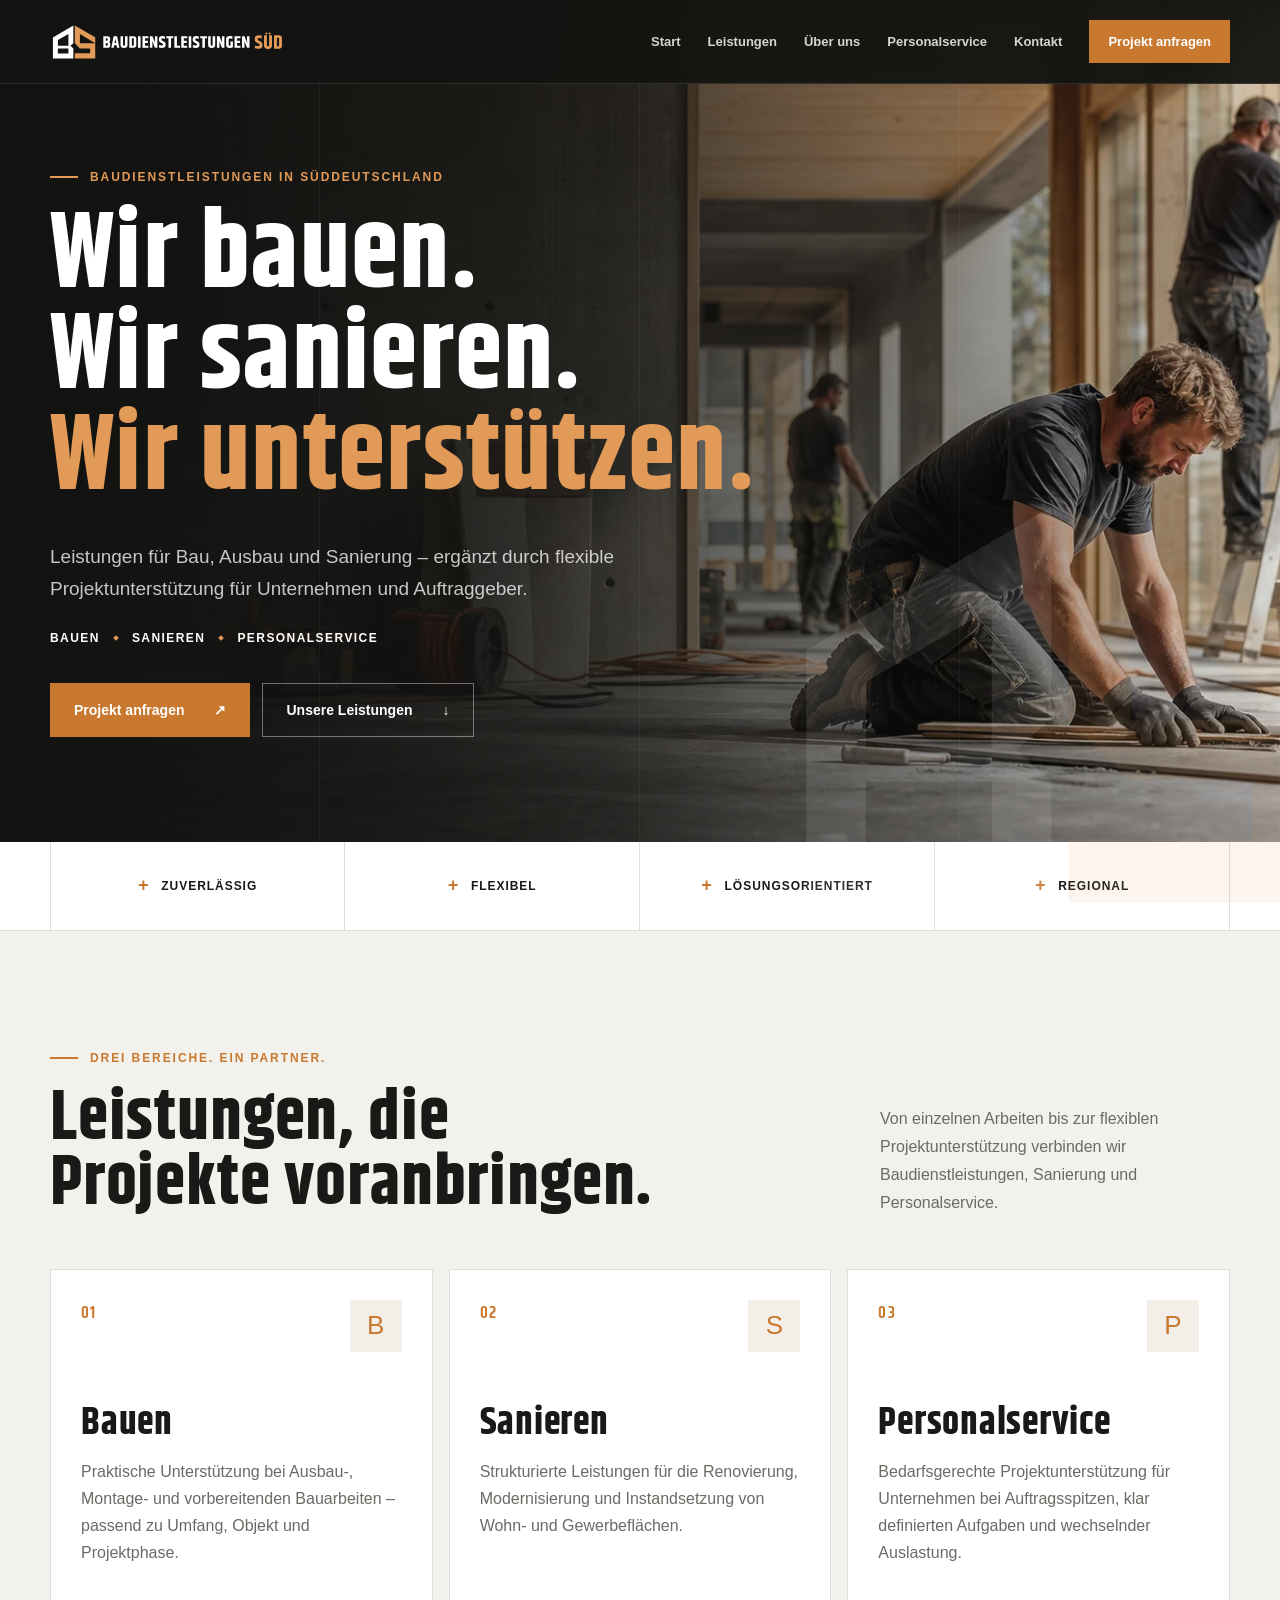
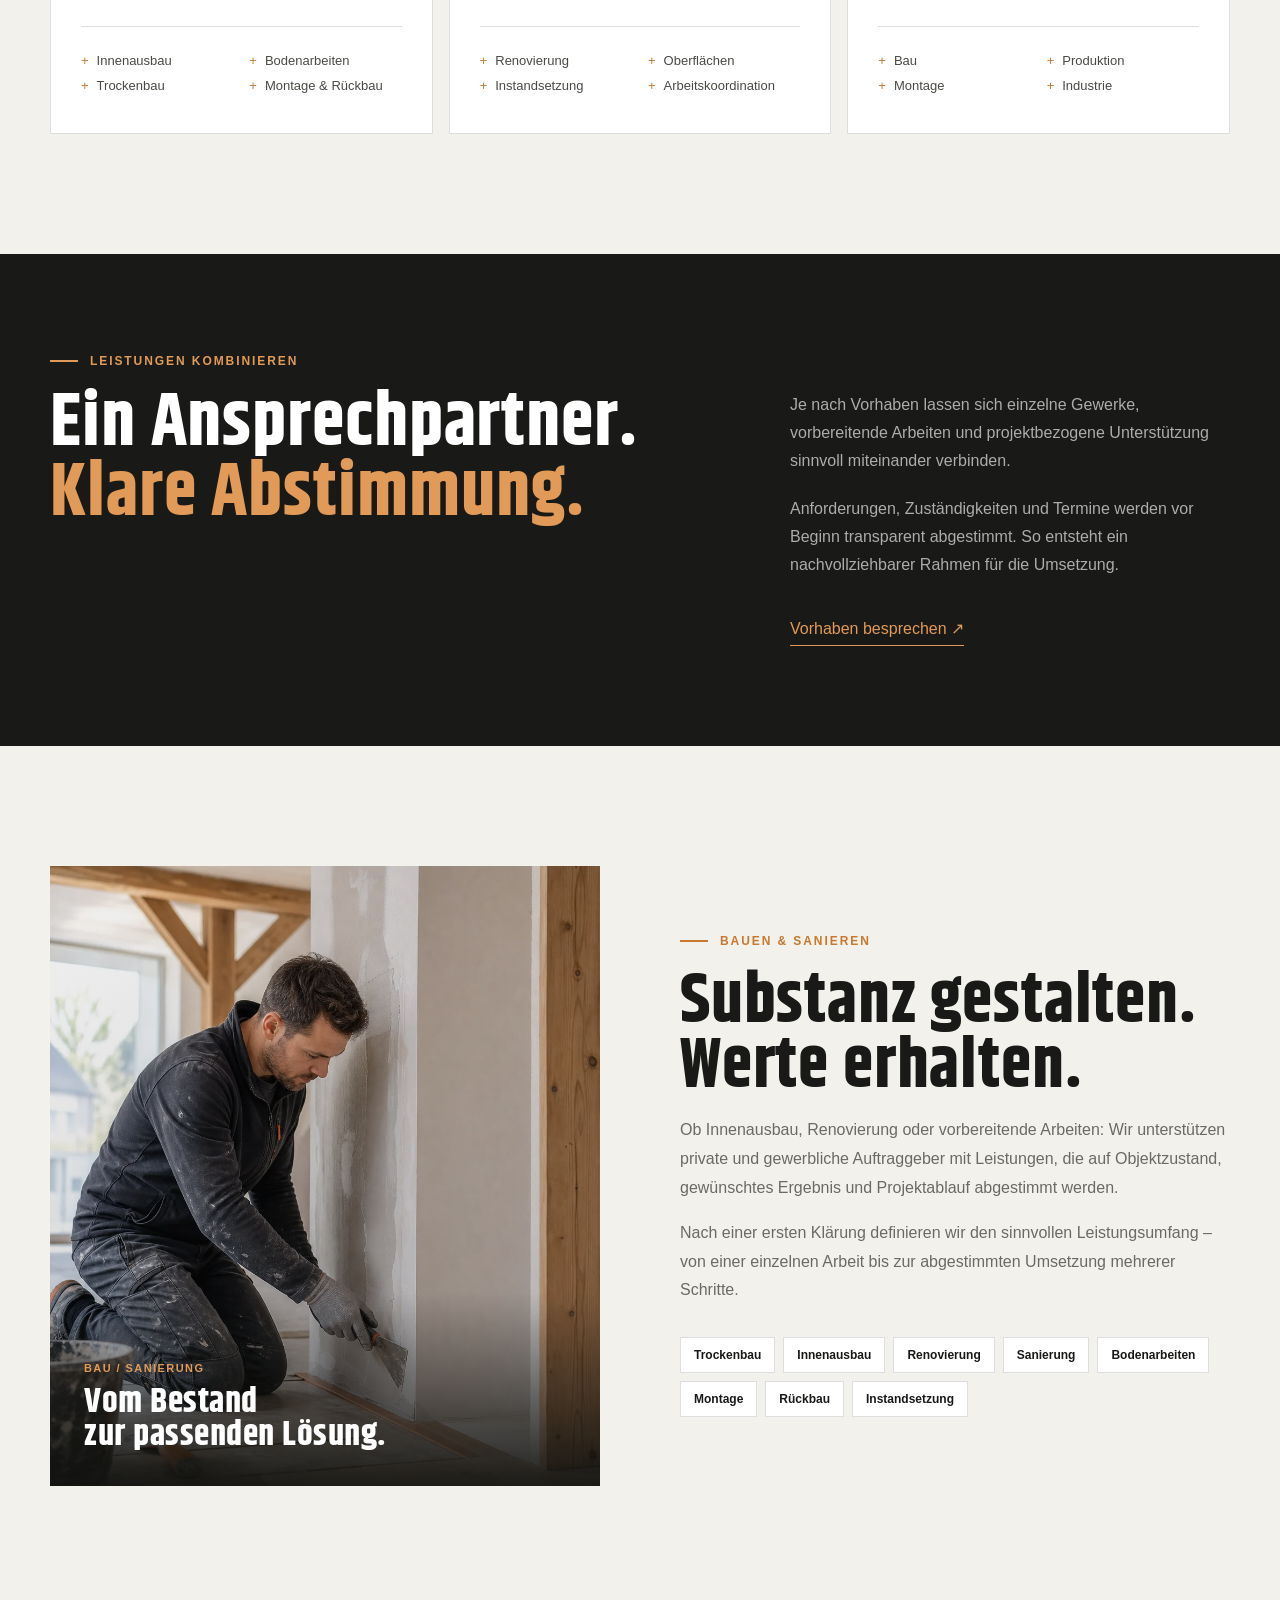
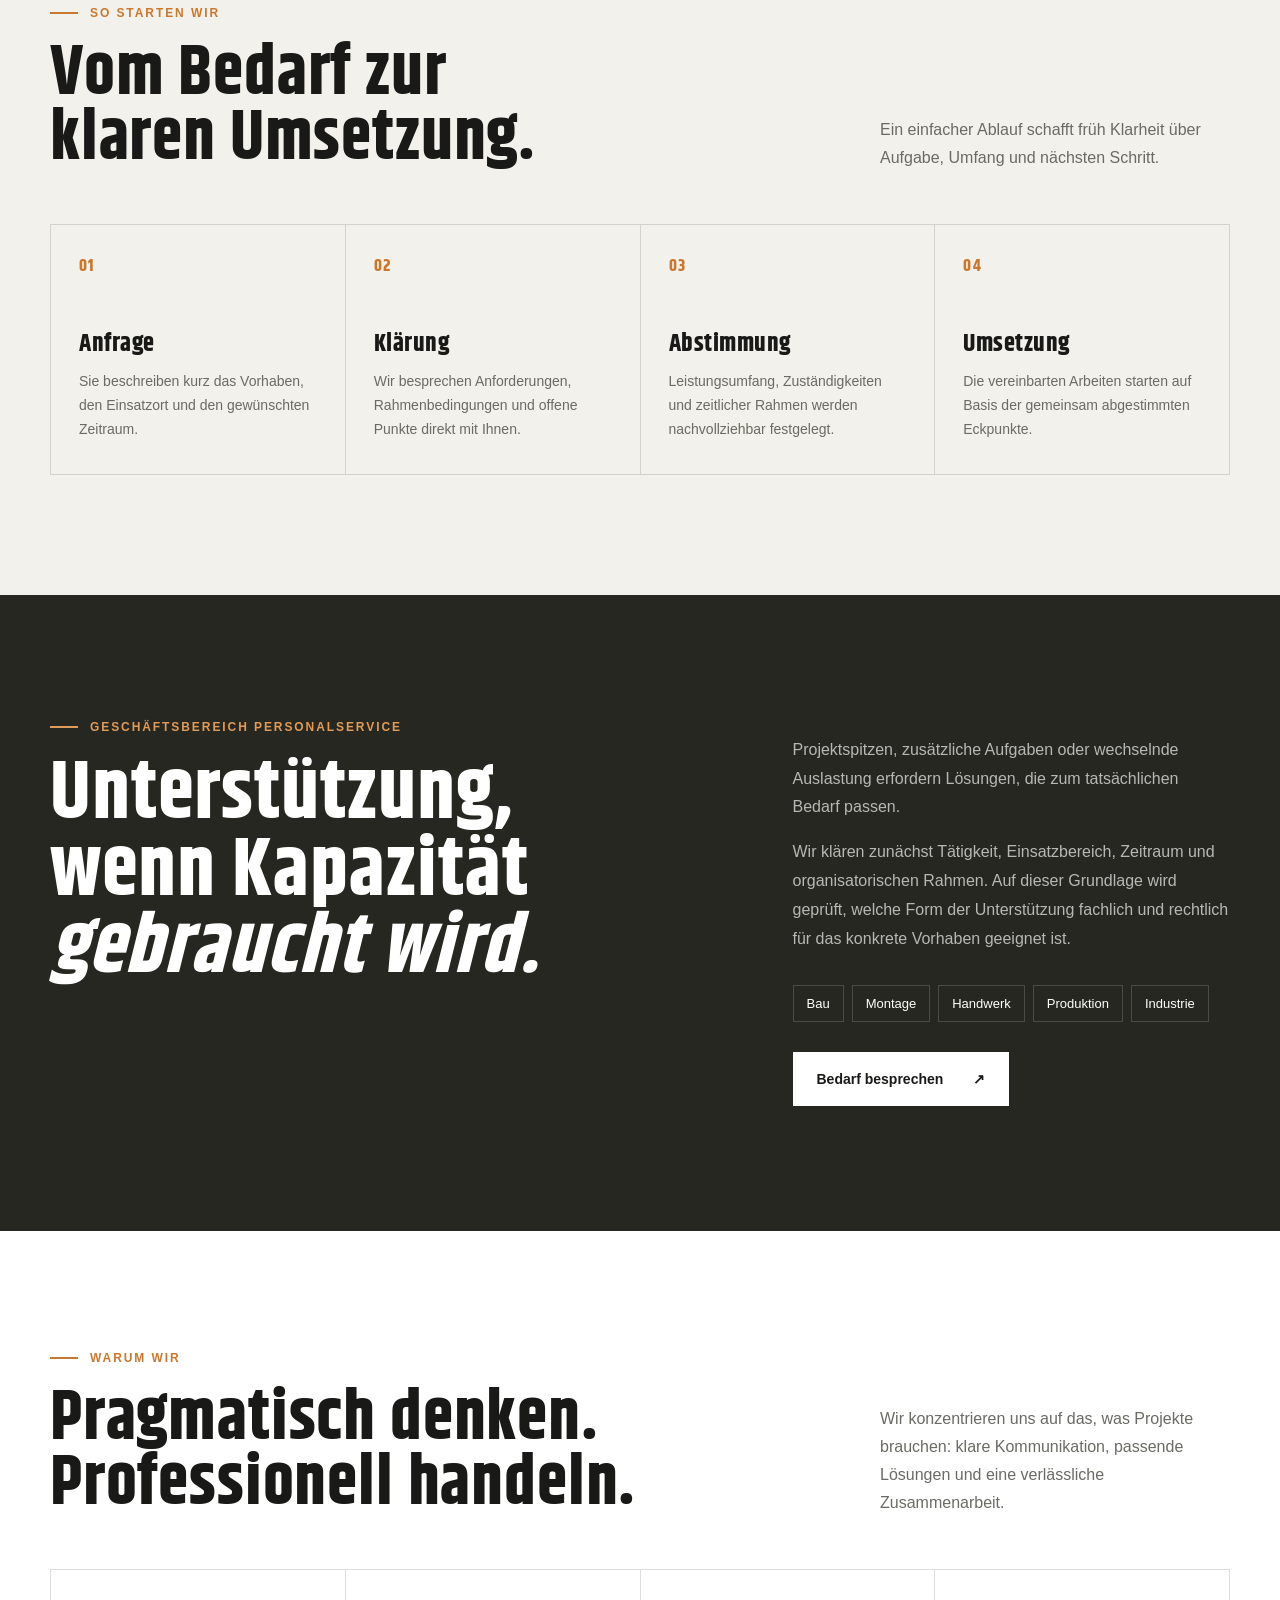
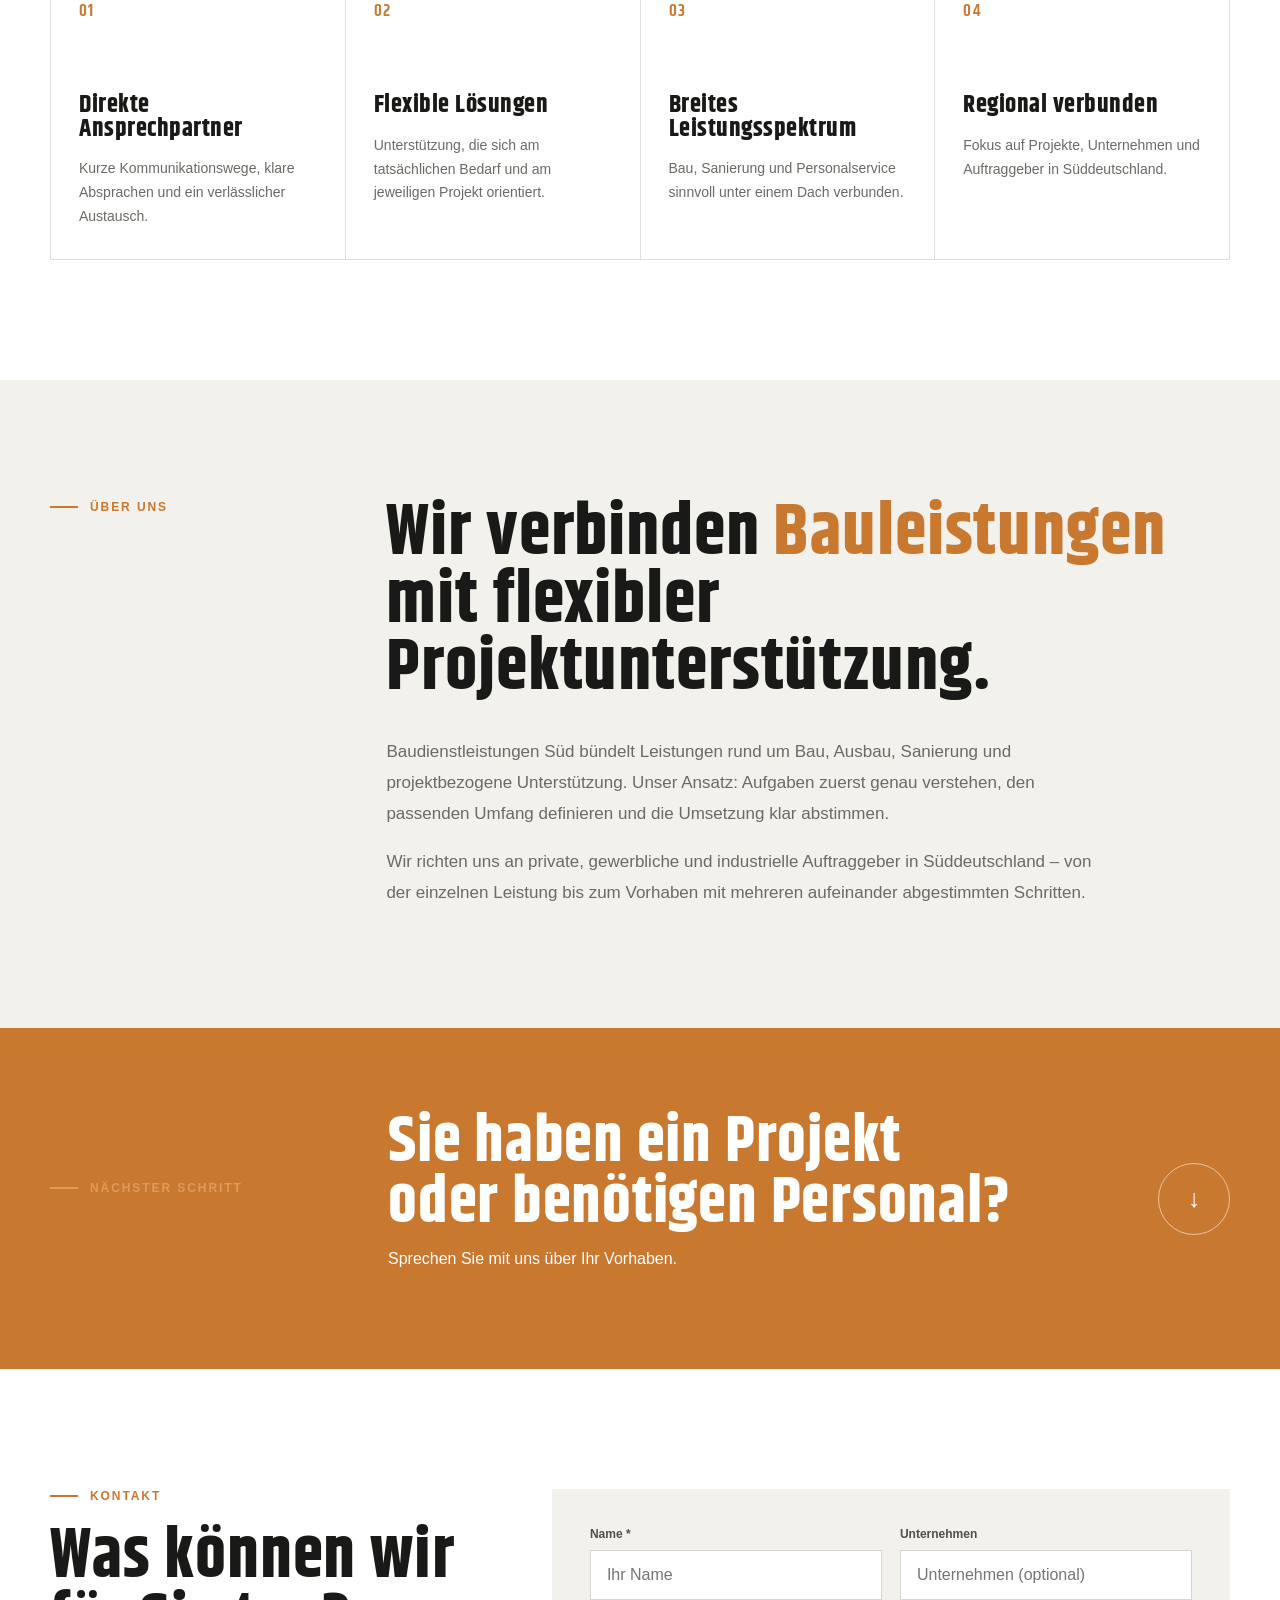
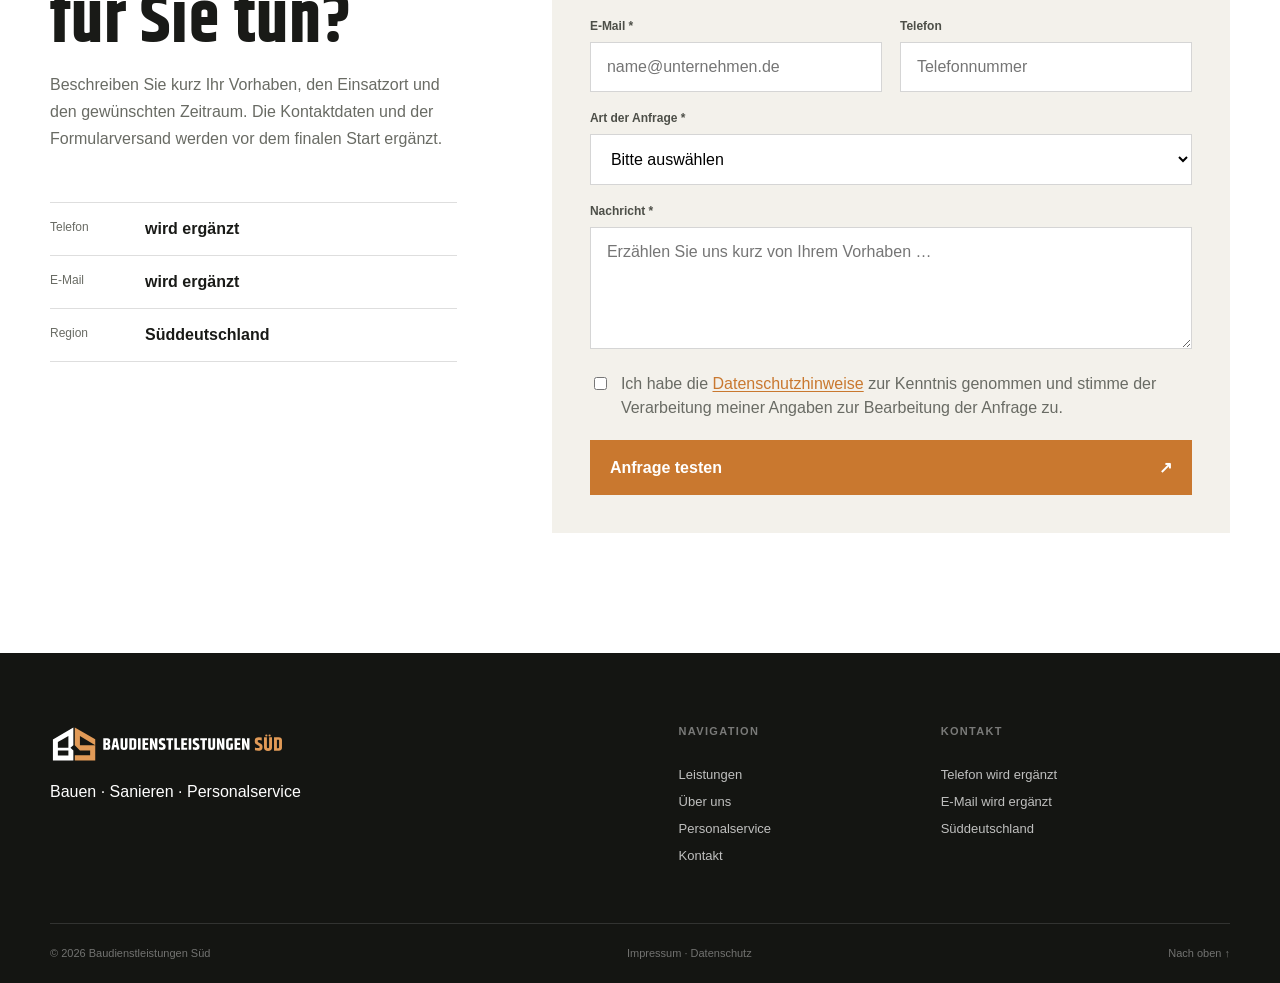
<file: index.html>
<!doctype html>
<html lang="de">
<head>
  <meta charset="utf-8">
  <meta name="viewport" content="width=device-width,initial-scale=1">
  <meta http-equiv="refresh" content="0; url=homepage.html">
  <title>Baudienstleistungen Süd</title>
  <link rel="canonical" href="homepage.html">
  <script>window.location.replace('homepage.html' + window.location.hash);</script>
</head>
<body>
  <p>Weiter zur <a href="homepage.html">Homepage von Baudienstleistungen Süd</a>.</p>
</body>
</html>
</file>
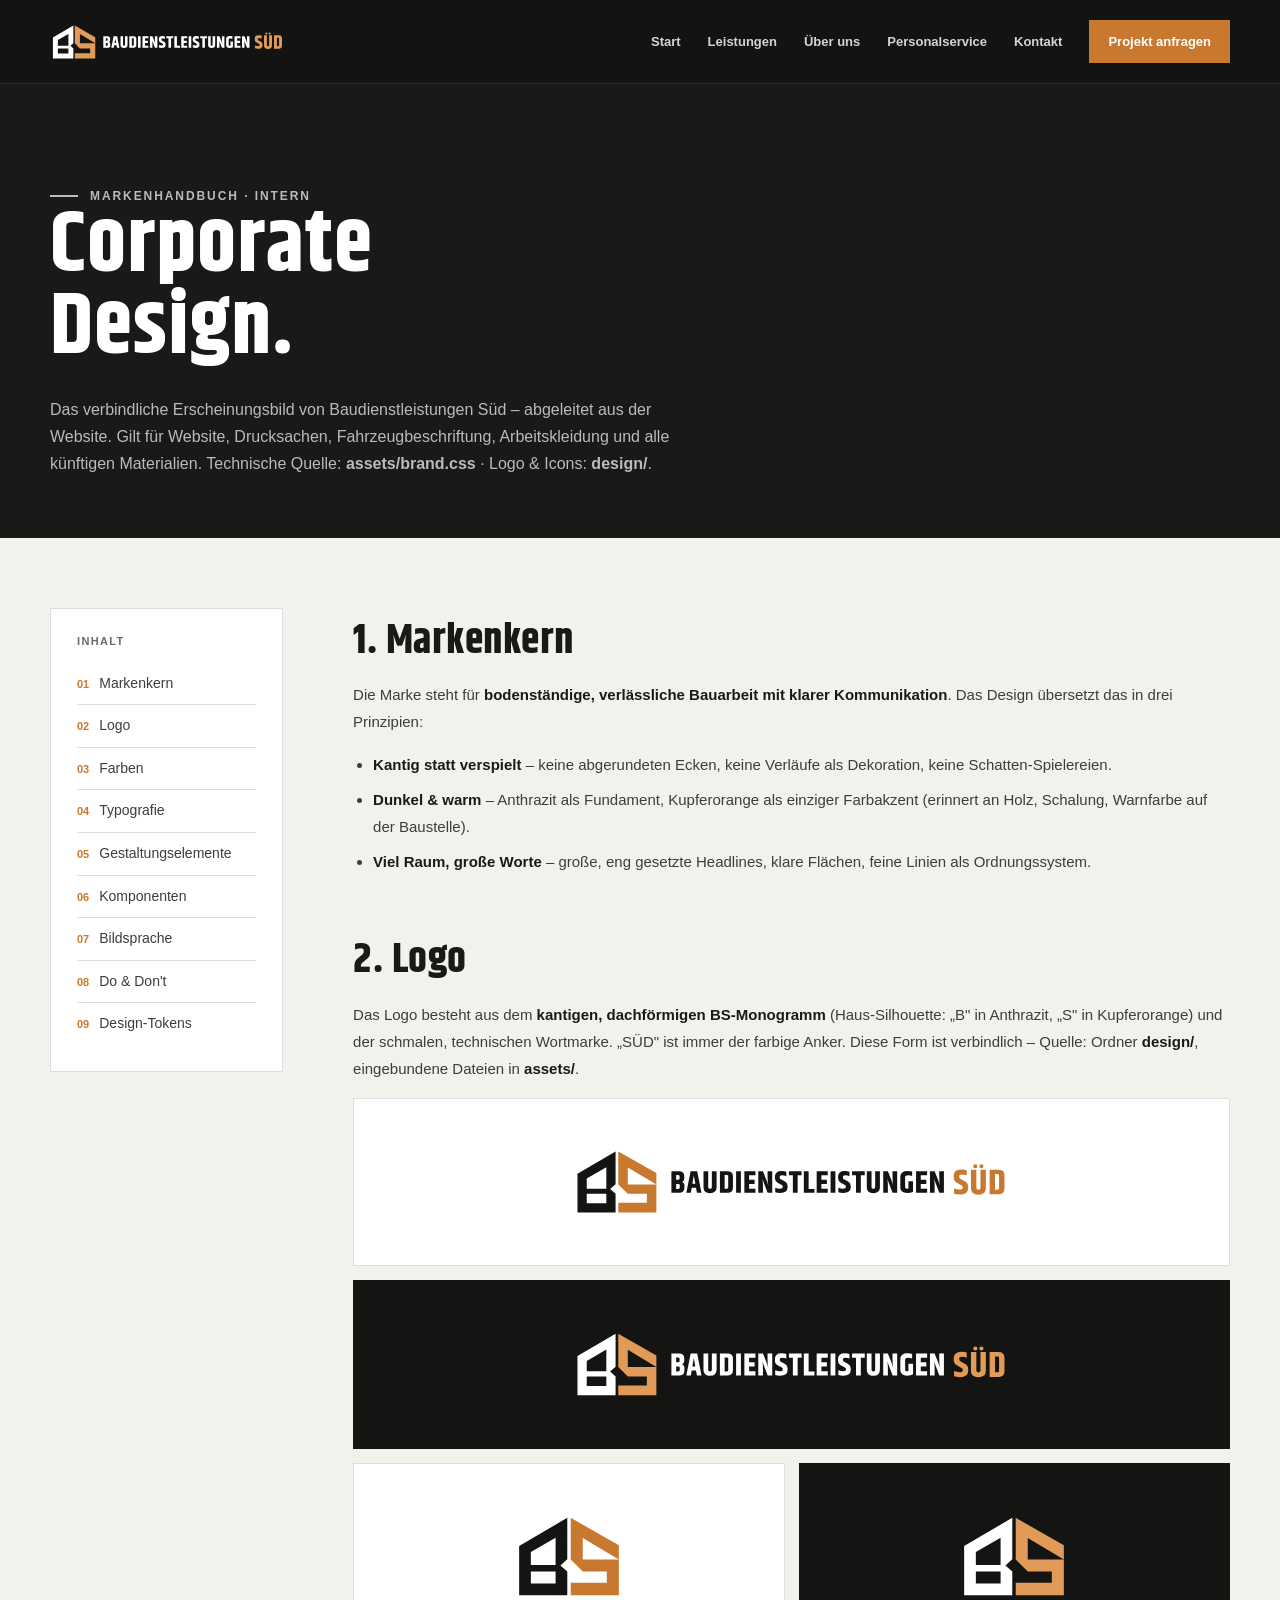
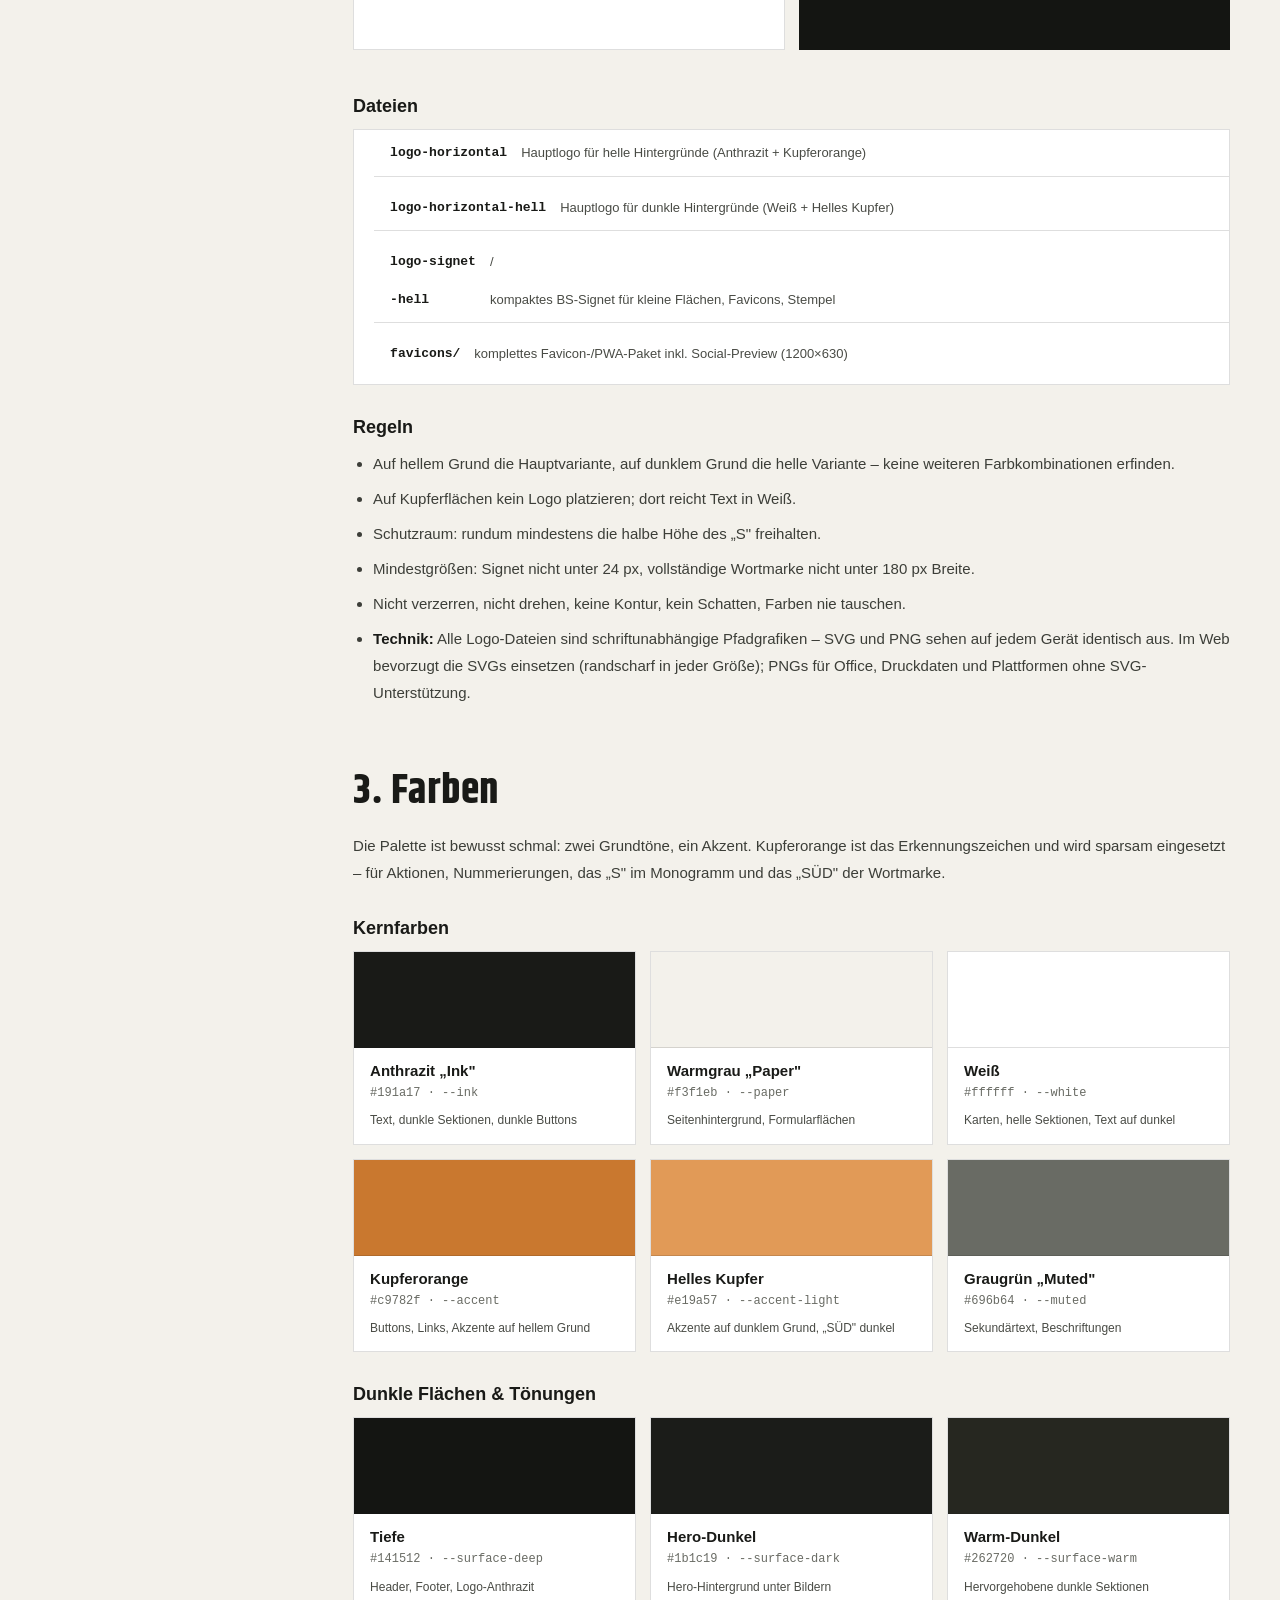
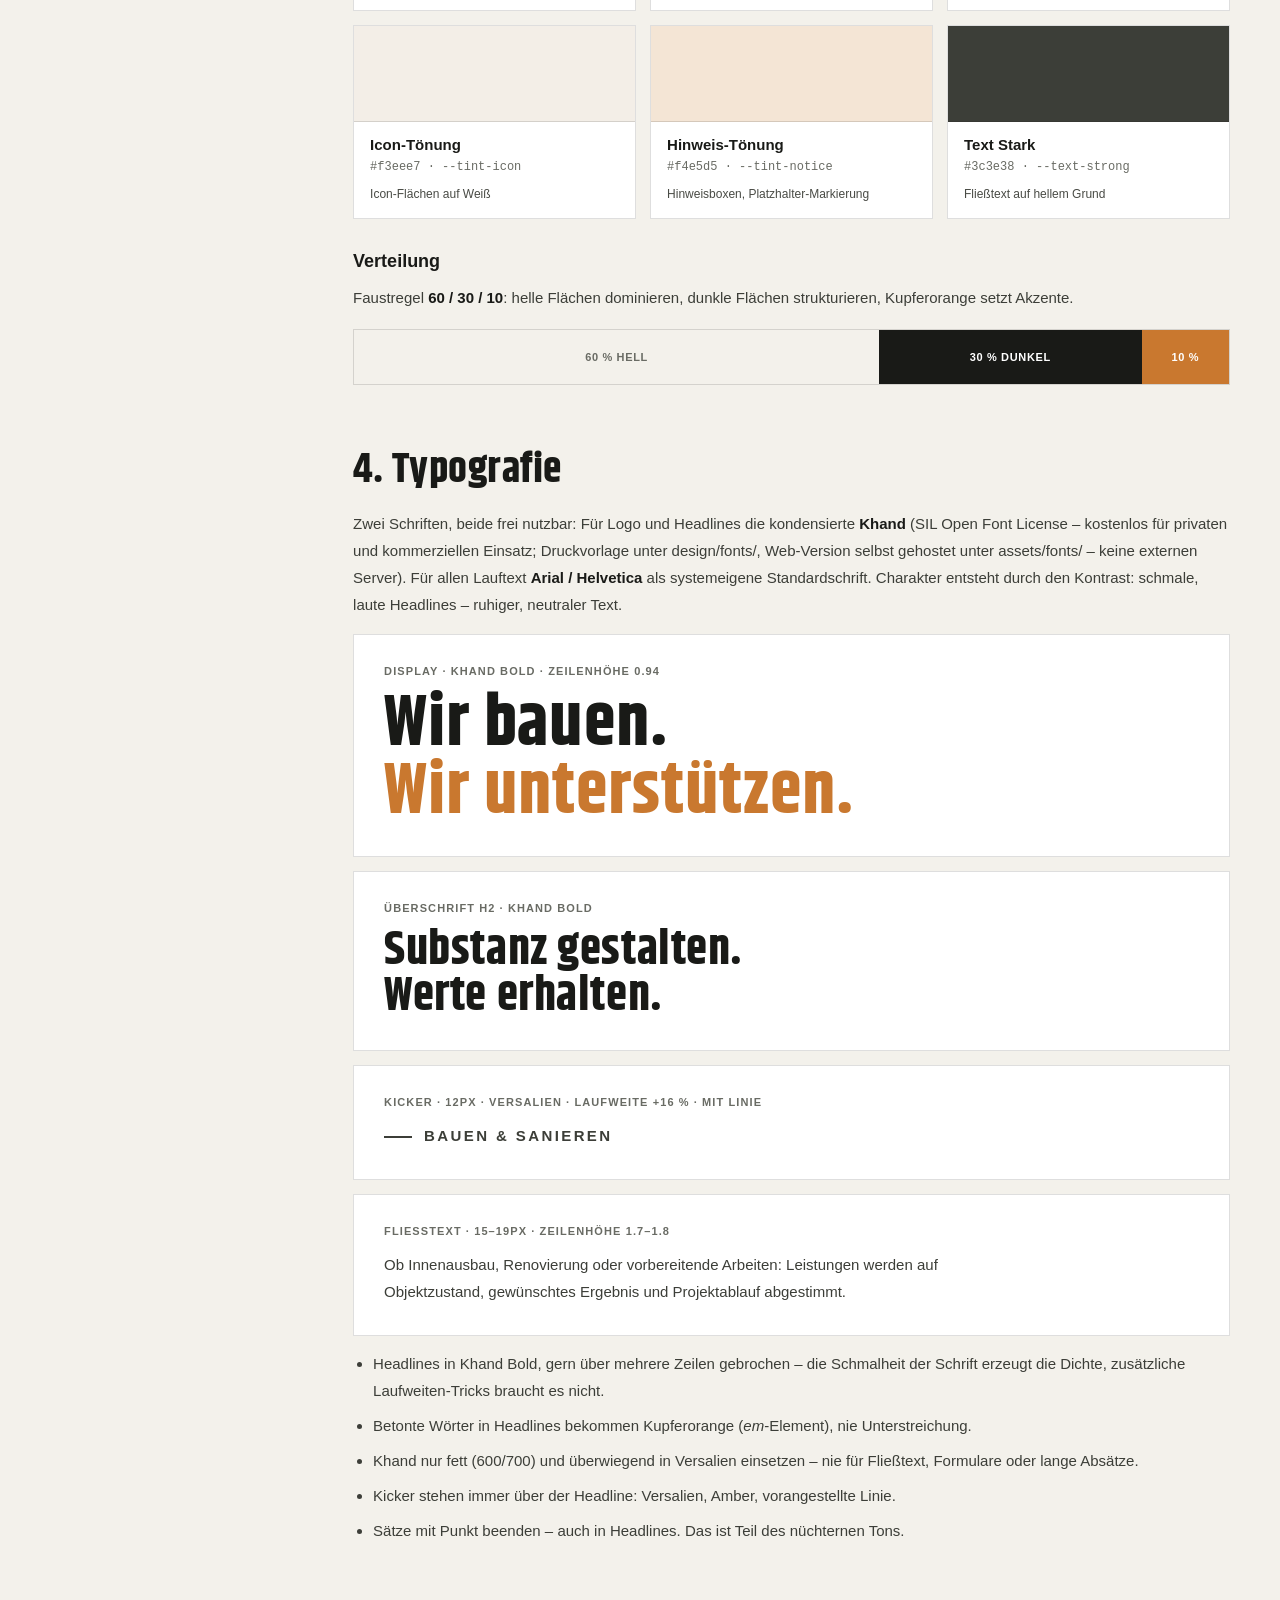
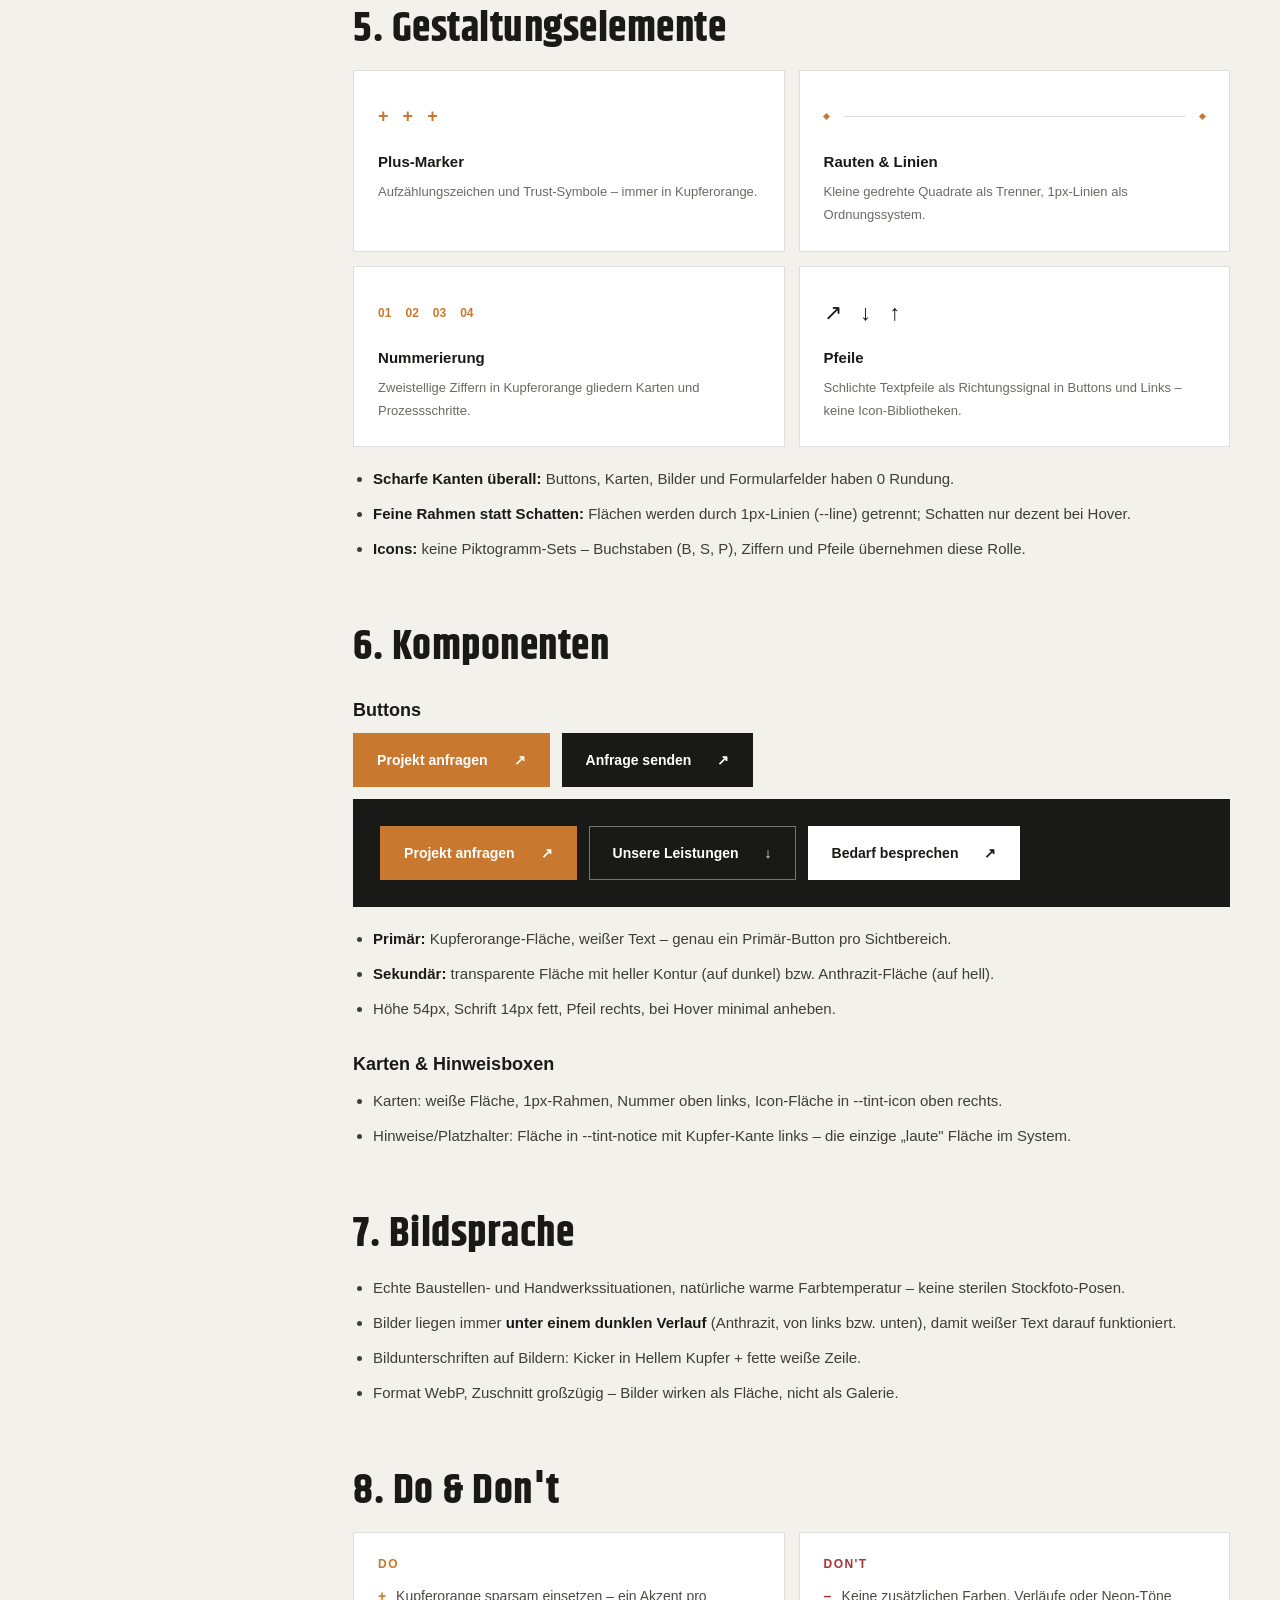
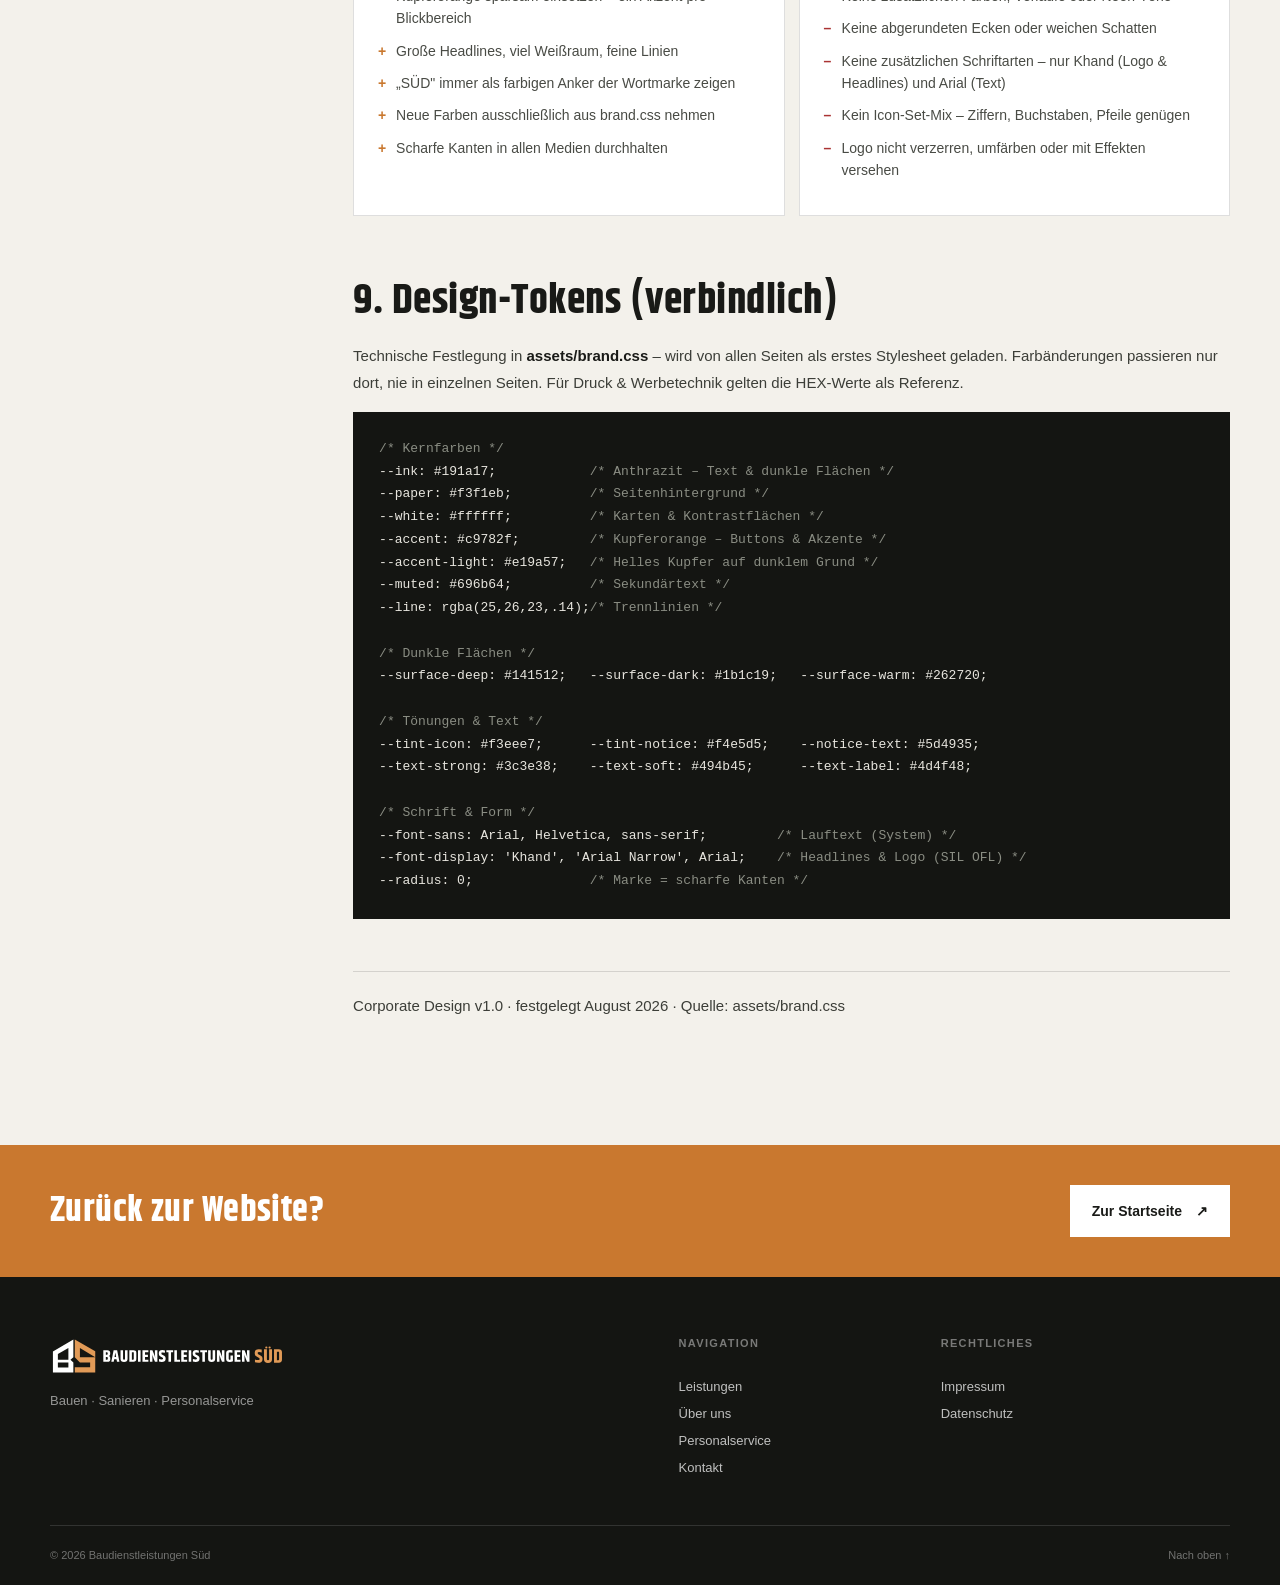
<file: corporate-design.html>
<!doctype html>
<html lang="de">
<head>
  <meta charset="utf-8">
  <meta name="viewport" content="width=device-width,initial-scale=1">
  <title>Corporate Design – Baudienstleistungen Süd</title>
  <meta name="description" content="Verbindliches Corporate-Design-Handbuch: Farben, Typografie, Gestaltungselemente und Komponenten von Baudienstleistungen Süd.">
  <meta name="robots" content="noindex">
  <meta name="theme-color" content="#141512">
  <link rel="icon" href="/assets/favicons/favicon.ico" sizes="any">
  <link rel="icon" href="/assets/favicons/favicon.svg" type="image/svg+xml">
  <link rel="icon" href="/assets/favicons/favicon-32x32.png" type="image/png" sizes="32x32">
  <link rel="icon" href="/assets/favicons/favicon-16x16.png" type="image/png" sizes="16x16">
  <link rel="apple-touch-icon" href="/assets/favicons/apple-touch-icon.png" sizes="180x180">
  <link rel="manifest" href="/assets/favicons/site.webmanifest">
  <link rel="mask-icon" href="/assets/favicons/safari-pinned-tab.svg" color="#c9782f">
  <meta name="msapplication-TileColor" content="#141512">
  <meta name="msapplication-config" content="/assets/favicons/browserconfig.xml">
  <link rel="stylesheet" href="assets/brand.css">
  <link rel="stylesheet" href="assets/legal.css">
  <style>
    .swatches{display:grid;grid-template-columns:repeat(3,1fr);gap:14px;margin:0 0 10px}
    .swatch{background:#fff;border:1px solid var(--line)}
    .swatch .chip{height:96px;border-bottom:1px solid var(--line)}
    .swatch .meta{padding:14px 16px}
    .swatch b{display:block;font-size:15px;margin-bottom:5px}
    .swatch code{display:block;font-size:12px;color:var(--muted);line-height:1.6}
    .swatch small{display:block;margin-top:8px;color:var(--text-soft);font-size:12px;line-height:1.55}
    .ratio{display:flex;height:56px;border:1px solid var(--line);margin:18px 0 6px;overflow:hidden}
    .ratio div{display:flex;align-items:center;justify-content:center;font-size:11px;font-weight:800;letter-spacing:.06em;white-space:nowrap}
    .logoCard{padding:48px 30px;display:grid;place-items:center;gap:26px;border:1px solid var(--line);margin-bottom:14px}
    .logoCard.onDark{background:var(--surface-deep)}
    .logoCard.onLight{background:var(--white)}
    .logoCard img{width:min(440px,100%);height:auto}
    .logoCard img.sig{width:110px}
    .logoRow{display:grid;grid-template-columns:1fr 1fr;gap:14px}
    .fileList{margin:0 0 16px;padding:0;list-style:none;background:#fff;border:1px solid var(--line)}
    .fileList li{display:grid;grid-template-columns:auto 1fr;gap:14px;padding:11px 16px;border-bottom:1px solid var(--line);font-size:13px!important;color:var(--text-soft)}
    .fileList li:last-child{border-bottom:0}
    .fileList code{color:var(--ink);font-weight:700;white-space:nowrap}
    .typoSample{padding:30px;background:#fff;border:1px solid var(--line);margin-bottom:14px}
    .typoSample>span{display:block;margin-bottom:14px;color:var(--muted);font-size:11px;font-weight:800;letter-spacing:.1em;text-transform:uppercase}
    .tDisplay{font-family:var(--font-display);font-size:clamp(46px,5.6vw,74px);font-weight:700;line-height:.94;letter-spacing:.012em}
    .tDisplay em{color:var(--accent);font-style:normal}
    .tH2{font-family:var(--font-display);font-size:clamp(32px,3.8vw,48px);font-weight:700;line-height:.96;letter-spacing:.012em}
    .tKicker{color:var(--accent);font-size:12px;font-weight:800;letter-spacing:.16em;text-transform:uppercase}
    .tKicker:before{content:"";display:inline-block;width:28px;height:2px;margin:0 12px 3px 0;background:currentColor}
    .tBody{max-width:560px;color:var(--text-strong);font-size:15px;line-height:1.8}
    .elGrid{display:grid;grid-template-columns:1fr 1fr;gap:14px}
    .el{padding:24px;background:#fff;border:1px solid var(--line)}
    .el h3{margin:0 0 10px!important;font-size:15px!important}
    .el p{margin:0;font-size:13px!important;color:var(--muted)!important}
    .elDemo{display:flex;align-items:center;gap:14px;min-height:44px;margin-bottom:14px}
    .plus{color:var(--accent);font-size:18px;font-weight:700}
    .rhomb{width:5px;height:5px;background:var(--accent);transform:rotate(45deg)}
    .numDemo{color:var(--accent);font-size:12px;font-weight:800}
    .lineDemo{flex:1;height:1px;background:var(--line)}
    .btnRow{display:flex;flex-wrap:wrap;gap:12px;align-items:center}
    .cdBtn{min-height:54px;padding:0 23px;display:inline-flex;align-items:center;gap:26px;border:1px solid transparent;font-size:14px;font-weight:750;text-decoration:none;cursor:default}
    .cdBtn.primary{background:var(--accent);color:#fff}
    .cdBtn.ghostDark{border-color:rgba(255,255,255,.4);color:#fff}
    .cdBtn.lightOnDark{background:#fff;color:var(--ink)}
    .cdBtn.darkOnLight{background:var(--ink);color:#fff}
    .darkStrip{display:flex;flex-wrap:wrap;gap:12px;align-items:center;padding:26px;background:var(--ink);border:1px solid var(--line);margin-top:12px}
    .dodont{display:grid;grid-template-columns:1fr 1fr;gap:14px}
    .dodont div{padding:24px;background:#fff;border:1px solid var(--line)}
    .dodont h3{margin:0 0 14px!important;font-size:12px!important;letter-spacing:.12em;text-transform:uppercase}
    .dodont .yes h3{color:var(--accent)}
    .dodont .no h3{color:#a33}
    .dodont ul{margin:0;padding:0;list-style:none}
    .dodont li{margin-bottom:10px;padding-left:18px;position:relative;font-size:14px;color:var(--text-soft);line-height:1.6}
    .dodont .yes li:before{content:"+";position:absolute;left:0;color:var(--accent);font-weight:700}
    .dodont .no li:before{content:"–";position:absolute;left:0;color:#a33;font-weight:700}
    pre.tokens{margin:0;padding:26px;background:var(--surface-deep);color:#e8e6df;font-size:13px;line-height:1.75;overflow-x:auto}
    pre.tokens .c{color:#8a8d83}
    @media(max-width:760px){.swatches,.elGrid,.dodont{grid-template-columns:1fr}.ratio div{font-size:9px}}
  </style>
</head>
<body id="top">
  <a class="skipLink" href="#inhalt">Direkt zum Inhalt</a>
  <header class="header"><a class="brand" href="homepage.html" aria-label="Baudienstleistungen Süd – Startseite"><img src="assets/logo-horizontal-hell.svg" alt="Baudienstleistungen Süd" width="1617" height="260"></a><button class="menu" type="button" aria-label="Menü öffnen" aria-expanded="false" aria-controls="hauptnavigation"><span></span><span></span></button><nav class="nav" id="hauptnavigation" aria-label="Hauptnavigation"><a href="homepage.html#start">Start</a><a href="homepage.html#leistungen">Leistungen</a><a href="homepage.html#ueber-uns">Über uns</a><a href="homepage.html#personalservice">Personalservice</a><a href="homepage.html#kontakt">Kontakt</a><a class="navCta" href="homepage.html#kontakt">Projekt anfragen</a></nav></header>

  <main id="inhalt">
    <section class="legalHero"><div class="wrap"><p class="kicker">Markenhandbuch · Intern</p><h1>Corporate<br>Design.</h1><p>Das verbindliche Erscheinungsbild von Baudienstleistungen Süd – abgeleitet aus der Website. Gilt für Website, Drucksachen, Fahrzeugbeschriftung, Arbeitskleidung und alle künftigen Materialien. Technische Quelle: <strong>assets/brand.css</strong> · Logo &amp; Icons: <strong>design/</strong>.</p></div></section>

    <div class="legalBody"><div class="wrap legalGrid">
      <aside class="toc" aria-label="Inhaltsverzeichnis">
        <h2>Inhalt</h2>
        <ol>
          <li><a href="#markenkern">Markenkern</a></li>
          <li><a href="#logo">Logo</a></li>
          <li><a href="#farben">Farben</a></li>
          <li><a href="#typografie">Typografie</a></li>
          <li><a href="#elemente">Gestaltungselemente</a></li>
          <li><a href="#komponenten">Komponenten</a></li>
          <li><a href="#bildsprache">Bildsprache</a></li>
          <li><a href="#dodont">Do &amp; Don't</a></li>
          <li><a href="#tokens">Design-Tokens</a></li>
        </ol>
      </aside>

      <div class="doc">
        <section id="markenkern">
          <h2>1. Markenkern</h2>
          <p>Die Marke steht für <strong>bodenständige, verlässliche Bauarbeit mit klarer Kommunikation</strong>. Das Design übersetzt das in drei Prinzipien:</p>
          <ul>
            <li><strong>Kantig statt verspielt</strong> – keine abgerundeten Ecken, keine Verläufe als Dekoration, keine Schatten-Spielereien.</li>
            <li><strong>Dunkel &amp; warm</strong> – Anthrazit als Fundament, Kupferorange als einziger Farbakzent (erinnert an Holz, Schalung, Warnfarbe auf der Baustelle).</li>
            <li><strong>Viel Raum, große Worte</strong> – große, eng gesetzte Headlines, klare Flächen, feine Linien als Ordnungssystem.</li>
          </ul>
        </section>

        <section id="logo">
          <h2>2. Logo</h2>
          <p>Das Logo besteht aus dem <strong>kantigen, dachförmigen BS-Monogramm</strong> (Haus-Silhouette: „B" in Anthrazit, „S" in Kupferorange) und der schmalen, technischen Wortmarke. „SÜD" ist immer der farbige Anker. Diese Form ist verbindlich – Quelle: Ordner <strong>design/</strong>, eingebundene Dateien in <strong>assets/</strong>.</p>
          <div class="logoCard onLight"><img src="assets/logo-horizontal.svg" alt="Hauptlogo auf hellem Grund" width="1617" height="260"></div>
          <div class="logoCard onDark"><img src="assets/logo-horizontal-hell.svg" alt="Hauptlogo auf dunklem Grund" width="1617" height="260"></div>
          <div class="logoRow">
            <div class="logoCard onLight"><img class="sig" src="assets/logo-signet.svg" alt="BS-Signet auf hellem Grund"></div>
            <div class="logoCard onDark"><img class="sig" src="assets/logo-signet-hell.svg" alt="BS-Signet auf dunklem Grund"></div>
          </div>
          <h3>Dateien</h3>
          <ul class="fileList">
            <li><code>logo-horizontal</code><span>Hauptlogo für helle Hintergründe (Anthrazit + Kupferorange)</span></li>
            <li><code>logo-horizontal-hell</code><span>Hauptlogo für dunkle Hintergründe (Weiß + Helles Kupfer)</span></li>
            <li><code>logo-signet</code> / <code>-hell</code><span>kompaktes BS-Signet für kleine Flächen, Favicons, Stempel</span></li>
            <li><code>favicons/</code><span>komplettes Favicon-/PWA-Paket inkl. Social-Preview (1200×630)</span></li>
          </ul>
          <h3>Regeln</h3>
          <ul>
            <li>Auf hellem Grund die Hauptvariante, auf dunklem Grund die helle Variante – keine weiteren Farbkombinationen erfinden.</li>
            <li>Auf Kupferflächen kein Logo platzieren; dort reicht Text in Weiß.</li>
            <li>Schutzraum: rundum mindestens die halbe Höhe des „S" freihalten.</li>
            <li>Mindestgrößen: Signet nicht unter 24&nbsp;px, vollständige Wortmarke nicht unter 180&nbsp;px Breite.</li>
            <li>Nicht verzerren, nicht drehen, keine Kontur, kein Schatten, Farben nie tauschen.</li>
            <li><strong>Technik:</strong> Alle Logo-Dateien sind schriftunabhängige Pfadgrafiken – SVG und PNG sehen auf jedem Gerät identisch aus. Im Web bevorzugt die SVGs einsetzen (randscharf in jeder Größe); PNGs für Office, Druckdaten und Plattformen ohne SVG-Unterstützung.</li>
          </ul>
        </section>

        <section id="farben">
          <h2>3. Farben</h2>
          <p>Die Palette ist bewusst schmal: zwei Grundtöne, ein Akzent. Kupferorange ist das Erkennungszeichen und wird sparsam eingesetzt – für Aktionen, Nummerierungen, das „S" im Monogramm und das „SÜD" der Wortmarke.</p>
          <h3>Kernfarben</h3>
          <div class="swatches">
            <div class="swatch"><div class="chip" style="background:#191a17"></div><div class="meta"><b>Anthrazit „Ink"</b><code>#191a17 · --ink</code><small>Text, dunkle Sektionen, dunkle Buttons</small></div></div>
            <div class="swatch"><div class="chip" style="background:#f3f1eb"></div><div class="meta"><b>Warmgrau „Paper"</b><code>#f3f1eb · --paper</code><small>Seitenhintergrund, Formularflächen</small></div></div>
            <div class="swatch"><div class="chip" style="background:#fff"></div><div class="meta"><b>Weiß</b><code>#ffffff · --white</code><small>Karten, helle Sektionen, Text auf dunkel</small></div></div>
            <div class="swatch"><div class="chip" style="background:#c9782f"></div><div class="meta"><b>Kupferorange</b><code>#c9782f · --accent</code><small>Buttons, Links, Akzente auf hellem Grund</small></div></div>
            <div class="swatch"><div class="chip" style="background:#e19a57"></div><div class="meta"><b>Helles Kupfer</b><code>#e19a57 · --accent-light</code><small>Akzente auf dunklem Grund, „SÜD" dunkel</small></div></div>
            <div class="swatch"><div class="chip" style="background:#696b64"></div><div class="meta"><b>Graugrün „Muted"</b><code>#696b64 · --muted</code><small>Sekundärtext, Beschriftungen</small></div></div>
          </div>
          <h3>Dunkle Flächen &amp; Tönungen</h3>
          <div class="swatches">
            <div class="swatch"><div class="chip" style="background:#141512"></div><div class="meta"><b>Tiefe</b><code>#141512 · --surface-deep</code><small>Header, Footer, Logo-Anthrazit</small></div></div>
            <div class="swatch"><div class="chip" style="background:#1b1c19"></div><div class="meta"><b>Hero-Dunkel</b><code>#1b1c19 · --surface-dark</code><small>Hero-Hintergrund unter Bildern</small></div></div>
            <div class="swatch"><div class="chip" style="background:#262720"></div><div class="meta"><b>Warm-Dunkel</b><code>#262720 · --surface-warm</code><small>Hervorgehobene dunkle Sektionen</small></div></div>
            <div class="swatch"><div class="chip" style="background:#f3eee7"></div><div class="meta"><b>Icon-Tönung</b><code>#f3eee7 · --tint-icon</code><small>Icon-Flächen auf Weiß</small></div></div>
            <div class="swatch"><div class="chip" style="background:#f4e5d5"></div><div class="meta"><b>Hinweis-Tönung</b><code>#f4e5d5 · --tint-notice</code><small>Hinweisboxen, Platzhalter-Markierung</small></div></div>
            <div class="swatch"><div class="chip" style="background:#3c3e38"></div><div class="meta"><b>Text Stark</b><code>#3c3e38 · --text-strong</code><small>Fließtext auf hellem Grund</small></div></div>
          </div>
          <h3>Verteilung</h3>
          <p>Faustregel <strong>60 / 30 / 10</strong>: helle Flächen dominieren, dunkle Flächen strukturieren, Kupferorange setzt Akzente.</p>
          <div class="ratio">
            <div style="flex:6;background:var(--paper);color:var(--muted)">60 % HELL</div>
            <div style="flex:3;background:var(--ink);color:#fff">30 % DUNKEL</div>
            <div style="flex:1;background:var(--accent);color:#fff">10 %</div>
          </div>
        </section>

        <section id="typografie">
          <h2>4. Typografie</h2>
          <p>Zwei Schriften, beide frei nutzbar: Für Logo und Headlines die kondensierte <strong>Khand</strong> (SIL Open Font License – kostenlos für privaten und kommerziellen Einsatz; Druckvorlage unter design/fonts/, Web-Version selbst gehostet unter assets/fonts/ – keine externen Server). Für allen Lauftext <strong>Arial / Helvetica</strong> als systemeigene Standardschrift. Charakter entsteht durch den Kontrast: schmale, laute Headlines – ruhiger, neutraler Text.</p>
          <div class="typoSample"><span>Display · Khand Bold · Zeilenhöhe 0.94</span><div class="tDisplay">Wir bauen.<br><em>Wir unterstützen.</em></div></div>
          <div class="typoSample"><span>Überschrift H2 · Khand Bold</span><div class="tH2">Substanz gestalten.<br>Werte erhalten.</div></div>
          <div class="typoSample"><span>Kicker · 12px · Versalien · Laufweite +16 % · mit Linie</span><p class="tKicker" style="margin:0">Bauen &amp; Sanieren</p></div>
          <div class="typoSample"><span>Fließtext · 15–19px · Zeilenhöhe 1.7–1.8</span><p class="tBody" style="margin:0">Ob Innenausbau, Renovierung oder vorbereitende Arbeiten: Leistungen werden auf Objektzustand, gewünschtes Ergebnis und Projektablauf abgestimmt.</p></div>
          <ul>
            <li>Headlines in Khand Bold, gern über mehrere Zeilen gebrochen – die Schmalheit der Schrift erzeugt die Dichte, zusätzliche Laufweiten-Tricks braucht es nicht.</li>
            <li>Betonte Wörter in Headlines bekommen Kupferorange (<em>em</em>-Element), nie Unterstreichung.</li>
            <li>Khand nur fett (600/700) und überwiegend in Versalien einsetzen – nie für Fließtext, Formulare oder lange Absätze.</li>
            <li>Kicker stehen immer über der Headline: Versalien, Amber, vorangestellte Linie.</li>
            <li>Sätze mit Punkt beenden – auch in Headlines. Das ist Teil des nüchternen Tons.</li>
          </ul>
        </section>

        <section id="elemente">
          <h2>5. Gestaltungselemente</h2>
          <div class="elGrid">
            <div class="el"><div class="elDemo"><span class="plus">+</span><span class="plus">+</span><span class="plus">+</span></div><h3>Plus-Marker</h3><p>Aufzählungszeichen und Trust-Symbole – immer in Kupferorange.</p></div>
            <div class="el"><div class="elDemo"><span class="rhomb"></span><span class="lineDemo"></span><span class="rhomb"></span></div><h3>Rauten &amp; Linien</h3><p>Kleine gedrehte Quadrate als Trenner, 1px-Linien als Ordnungssystem.</p></div>
            <div class="el"><div class="elDemo"><span class="numDemo">01</span><span class="numDemo">02</span><span class="numDemo">03</span><span class="numDemo">04</span></div><h3>Nummerierung</h3><p>Zweistellige Ziffern in Kupferorange gliedern Karten und Prozessschritte.</p></div>
            <div class="el"><div class="elDemo" style="font-size:22px">↗ &nbsp; ↓ &nbsp; ↑</div><h3>Pfeile</h3><p>Schlichte Textpfeile als Richtungssignal in Buttons und Links – keine Icon-Bibliotheken.</p></div>
          </div>
          <ul style="margin-top:18px">
            <li><strong>Scharfe Kanten überall:</strong> Buttons, Karten, Bilder und Formularfelder haben 0 Rundung.</li>
            <li><strong>Feine Rahmen statt Schatten:</strong> Flächen werden durch 1px-Linien (--line) getrennt; Schatten nur dezent bei Hover.</li>
            <li><strong>Icons:</strong> keine Piktogramm-Sets – Buchstaben (B, S, P), Ziffern und Pfeile übernehmen diese Rolle.</li>
          </ul>
        </section>

        <section id="komponenten">
          <h2>6. Komponenten</h2>
          <h3>Buttons</h3>
          <div class="btnRow"><span class="cdBtn primary">Projekt anfragen <span>↗</span></span><span class="cdBtn darkOnLight">Anfrage senden <span>↗</span></span></div>
          <div class="darkStrip"><span class="cdBtn primary">Projekt anfragen <span>↗</span></span><span class="cdBtn ghostDark">Unsere Leistungen <span>↓</span></span><span class="cdBtn lightOnDark">Bedarf besprechen <span>↗</span></span></div>
          <ul style="margin-top:18px">
            <li><strong>Primär:</strong> Kupferorange-Fläche, weißer Text – genau ein Primär-Button pro Sichtbereich.</li>
            <li><strong>Sekundär:</strong> transparente Fläche mit heller Kontur (auf dunkel) bzw. Anthrazit-Fläche (auf hell).</li>
            <li>Höhe 54px, Schrift 14px fett, Pfeil rechts, bei Hover minimal anheben.</li>
          </ul>
          <h3>Karten &amp; Hinweisboxen</h3>
          <ul>
            <li>Karten: weiße Fläche, 1px-Rahmen, Nummer oben links, Icon-Fläche in --tint-icon oben rechts.</li>
            <li>Hinweise/Platzhalter: Fläche in --tint-notice mit Kupfer-Kante links – die einzige „laute" Fläche im System.</li>
          </ul>
        </section>

        <section id="bildsprache">
          <h2>7. Bildsprache</h2>
          <ul>
            <li>Echte Baustellen- und Handwerkssituationen, natürliche warme Farbtemperatur – keine sterilen Stockfoto-Posen.</li>
            <li>Bilder liegen immer <strong>unter einem dunklen Verlauf</strong> (Anthrazit, von links bzw. unten), damit weißer Text darauf funktioniert.</li>
            <li>Bildunterschriften auf Bildern: Kicker in Hellem Kupfer + fette weiße Zeile.</li>
            <li>Format WebP, Zuschnitt großzügig – Bilder wirken als Fläche, nicht als Galerie.</li>
          </ul>
        </section>

        <section id="dodont">
          <h2>8. Do &amp; Don't</h2>
          <div class="dodont">
            <div class="yes"><h3>Do</h3><ul>
              <li>Kupferorange sparsam einsetzen – ein Akzent pro Blickbereich</li>
              <li>Große Headlines, viel Weißraum, feine Linien</li>
              <li>„SÜD" immer als farbigen Anker der Wortmarke zeigen</li>
              <li>Neue Farben ausschließlich aus brand.css nehmen</li>
              <li>Scharfe Kanten in allen Medien durchhalten</li>
            </ul></div>
            <div class="no"><h3>Don't</h3><ul>
              <li>Keine zusätzlichen Farben, Verläufe oder Neon-Töne</li>
              <li>Keine abgerundeten Ecken oder weichen Schatten</li>
              <li>Keine zusätzlichen Schriftarten – nur Khand (Logo &amp; Headlines) und Arial (Text)</li>
              <li>Kein Icon-Set-Mix – Ziffern, Buchstaben, Pfeile genügen</li>
              <li>Logo nicht verzerren, umfärben oder mit Effekten versehen</li>
            </ul></div>
          </div>
        </section>

        <section id="tokens">
          <h2>9. Design-Tokens (verbindlich)</h2>
          <p>Technische Festlegung in <strong>assets/brand.css</strong> – wird von allen Seiten als erstes Stylesheet geladen. Farbänderungen passieren nur dort, nie in einzelnen Seiten. Für Druck &amp; Werbetechnik gelten die HEX-Werte als Referenz.</p>
          <pre class="tokens"><span class="c">/* Kernfarben */</span>
--ink: #191a17;            <span class="c">/* Anthrazit – Text &amp; dunkle Flächen */</span>
--paper: #f3f1eb;          <span class="c">/* Seitenhintergrund */</span>
--white: #ffffff;          <span class="c">/* Karten &amp; Kontrastflächen */</span>
--accent: #c9782f;         <span class="c">/* Kupferorange – Buttons &amp; Akzente */</span>
--accent-light: #e19a57;   <span class="c">/* Helles Kupfer auf dunklem Grund */</span>
--muted: #696b64;          <span class="c">/* Sekundärtext */</span>
--line: rgba(25,26,23,.14);<span class="c">/* Trennlinien */</span>

<span class="c">/* Dunkle Flächen */</span>
--surface-deep: #141512;   --surface-dark: #1b1c19;   --surface-warm: #262720;

<span class="c">/* Tönungen &amp; Text */</span>
--tint-icon: #f3eee7;      --tint-notice: #f4e5d5;    --notice-text: #5d4935;
--text-strong: #3c3e38;    --text-soft: #494b45;      --text-label: #4d4f48;

<span class="c">/* Schrift &amp; Form */</span>
--font-sans: Arial, Helvetica, sans-serif;         <span class="c">/* Lauftext (System) */</span>
--font-display: 'Khand', 'Arial Narrow', Arial;    <span class="c">/* Headlines &amp; Logo (SIL OFL) */</span>
--radius: 0;               <span class="c">/* Marke = scharfe Kanten */</span></pre>
        </section>

        <p class="updated">Corporate Design v1.0 · festgelegt August 2026 · Quelle: assets/brand.css</p>
      </div>
    </div></div>

    <section class="backBar"><div class="wrap"><b>Zurück zur Website?</b><a href="homepage.html">Zur Startseite <span>↗</span></a></div></section>
  </main>

  <footer class="footer"><div class="wrap footerTop"><div><a class="brand" href="homepage.html"><img src="assets/logo-horizontal-hell.svg" alt="Baudienstleistungen Süd" width="1617" height="260"></a><p>Bauen · Sanieren · Personalservice</p></div><div><h3>Navigation</h3><a href="homepage.html#leistungen">Leistungen</a><a href="homepage.html#ueber-uns">Über uns</a><a href="homepage.html#personalservice">Personalservice</a><a href="homepage.html#kontakt">Kontakt</a></div><div><h3>Rechtliches</h3><a href="impressum.html">Impressum</a><a href="datenschutz.html">Datenschutz</a></div></div><div class="wrap footerBottom"><span>© 2026 Baudienstleistungen Süd</span><a href="#top">Nach oben ↑</a></div></footer>

  <script>
    const menu=document.querySelector('.menu'),nav=document.querySelector('.nav');menu.addEventListener('click',()=>{const open=nav.classList.toggle('open');menu.setAttribute('aria-expanded',String(open));menu.setAttribute('aria-label',open?'Menü schließen':'Menü öffnen')});nav.querySelectorAll('a').forEach(a=>a.addEventListener('click',()=>{nav.classList.remove('open');menu.setAttribute('aria-expanded','false');menu.setAttribute('aria-label','Menü öffnen')}));
  </script>
</body>
</html>
</file>
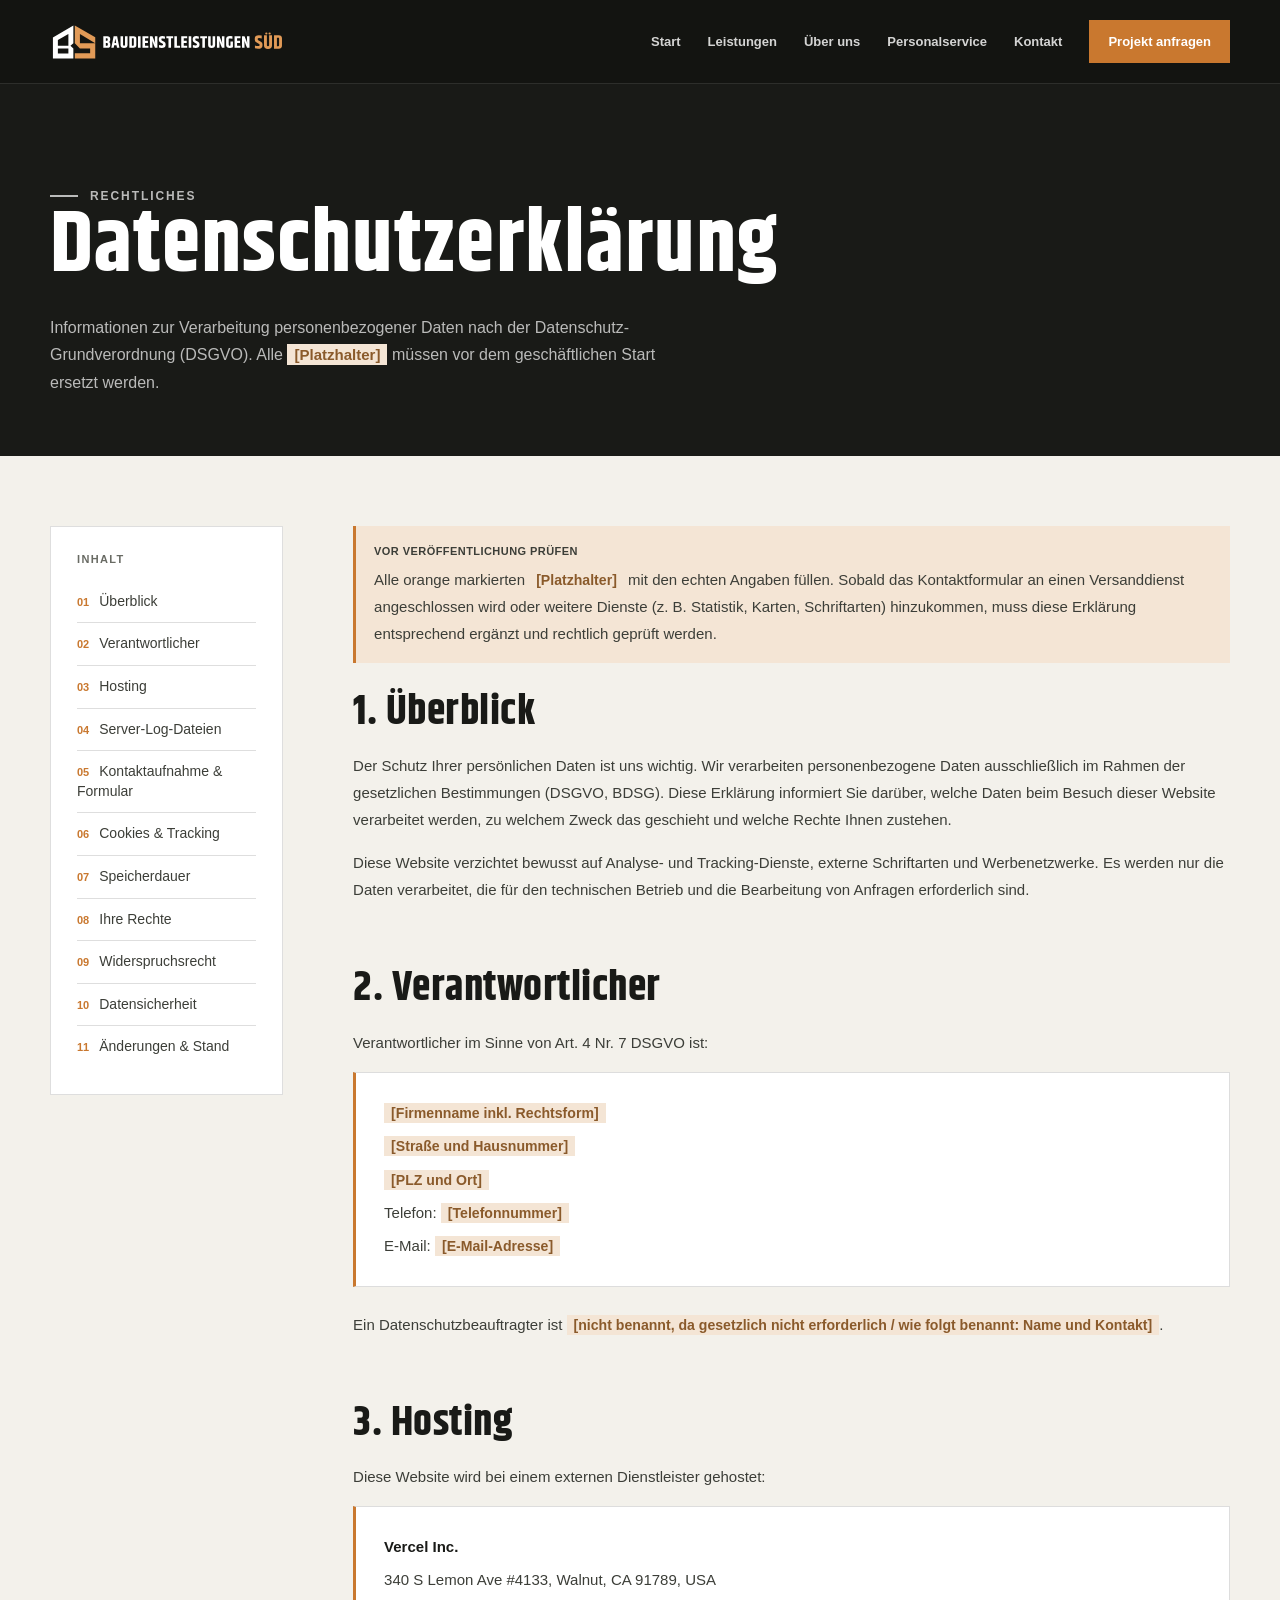
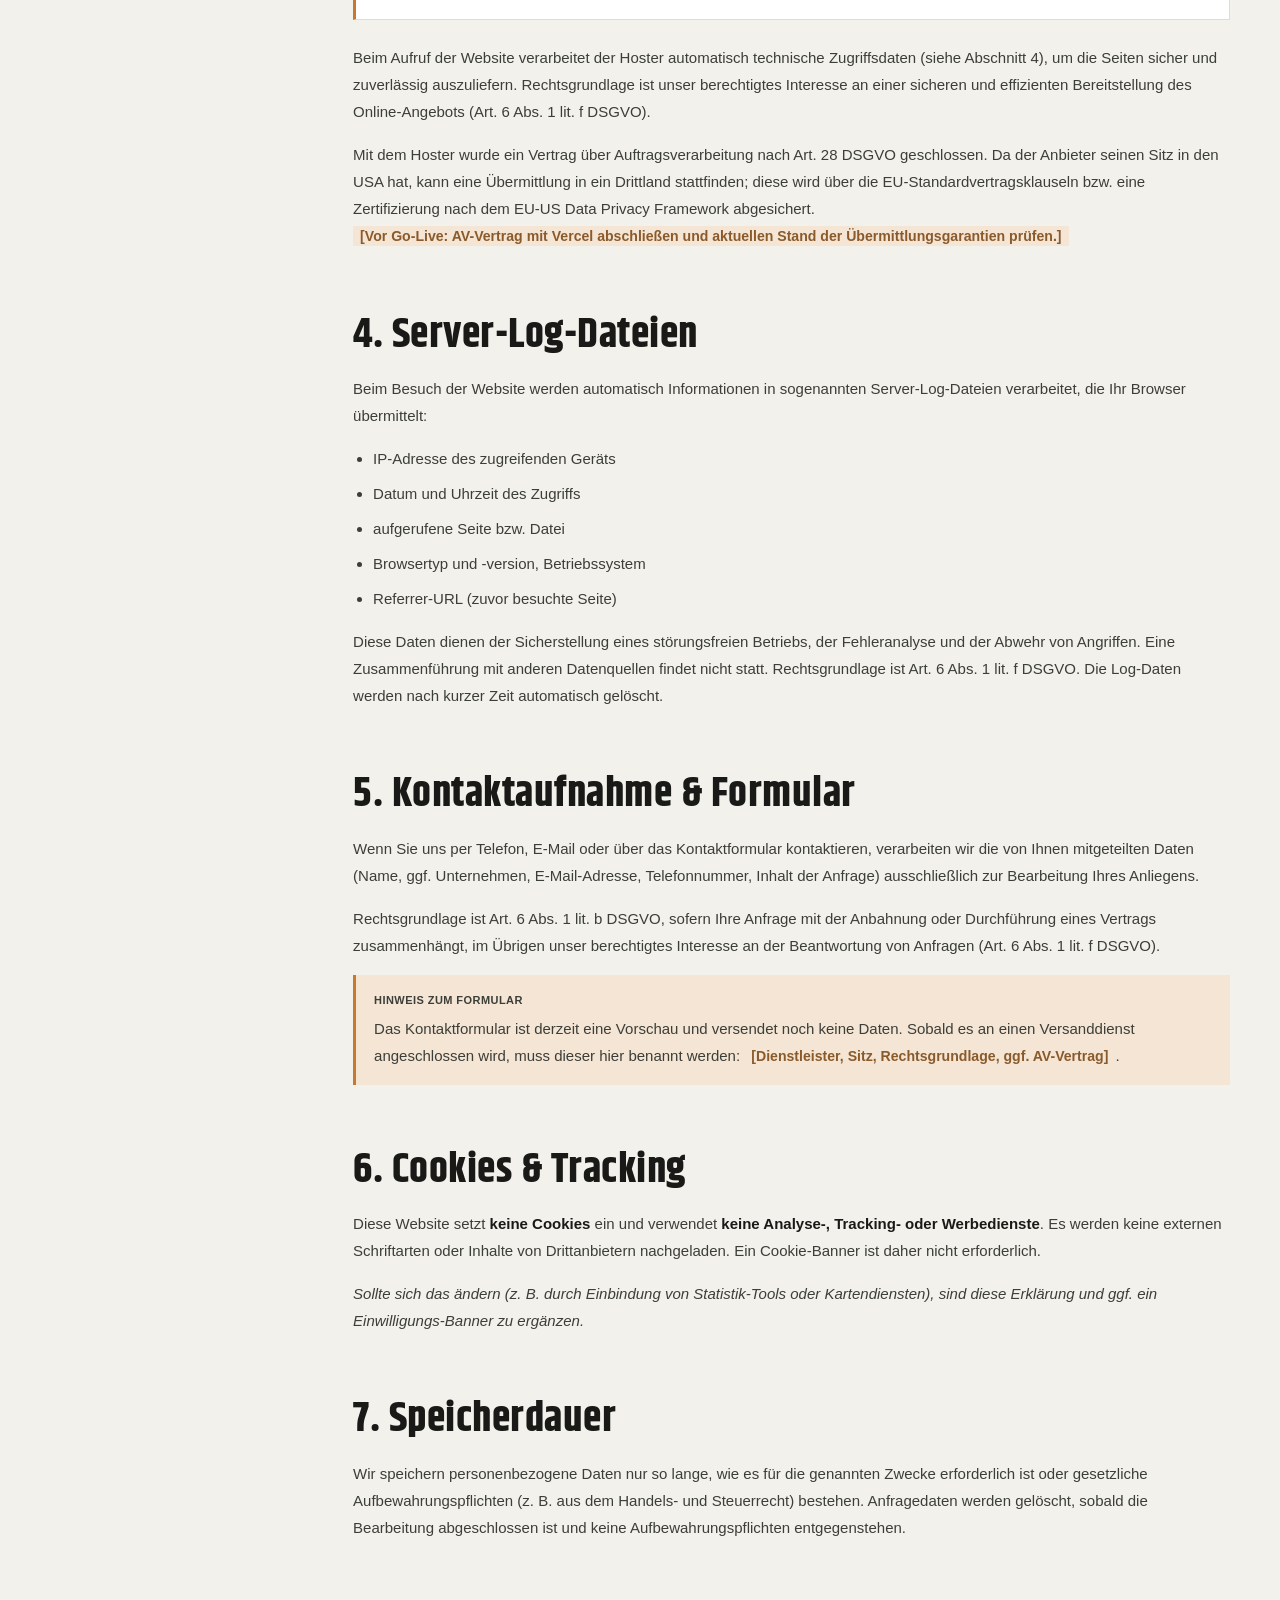
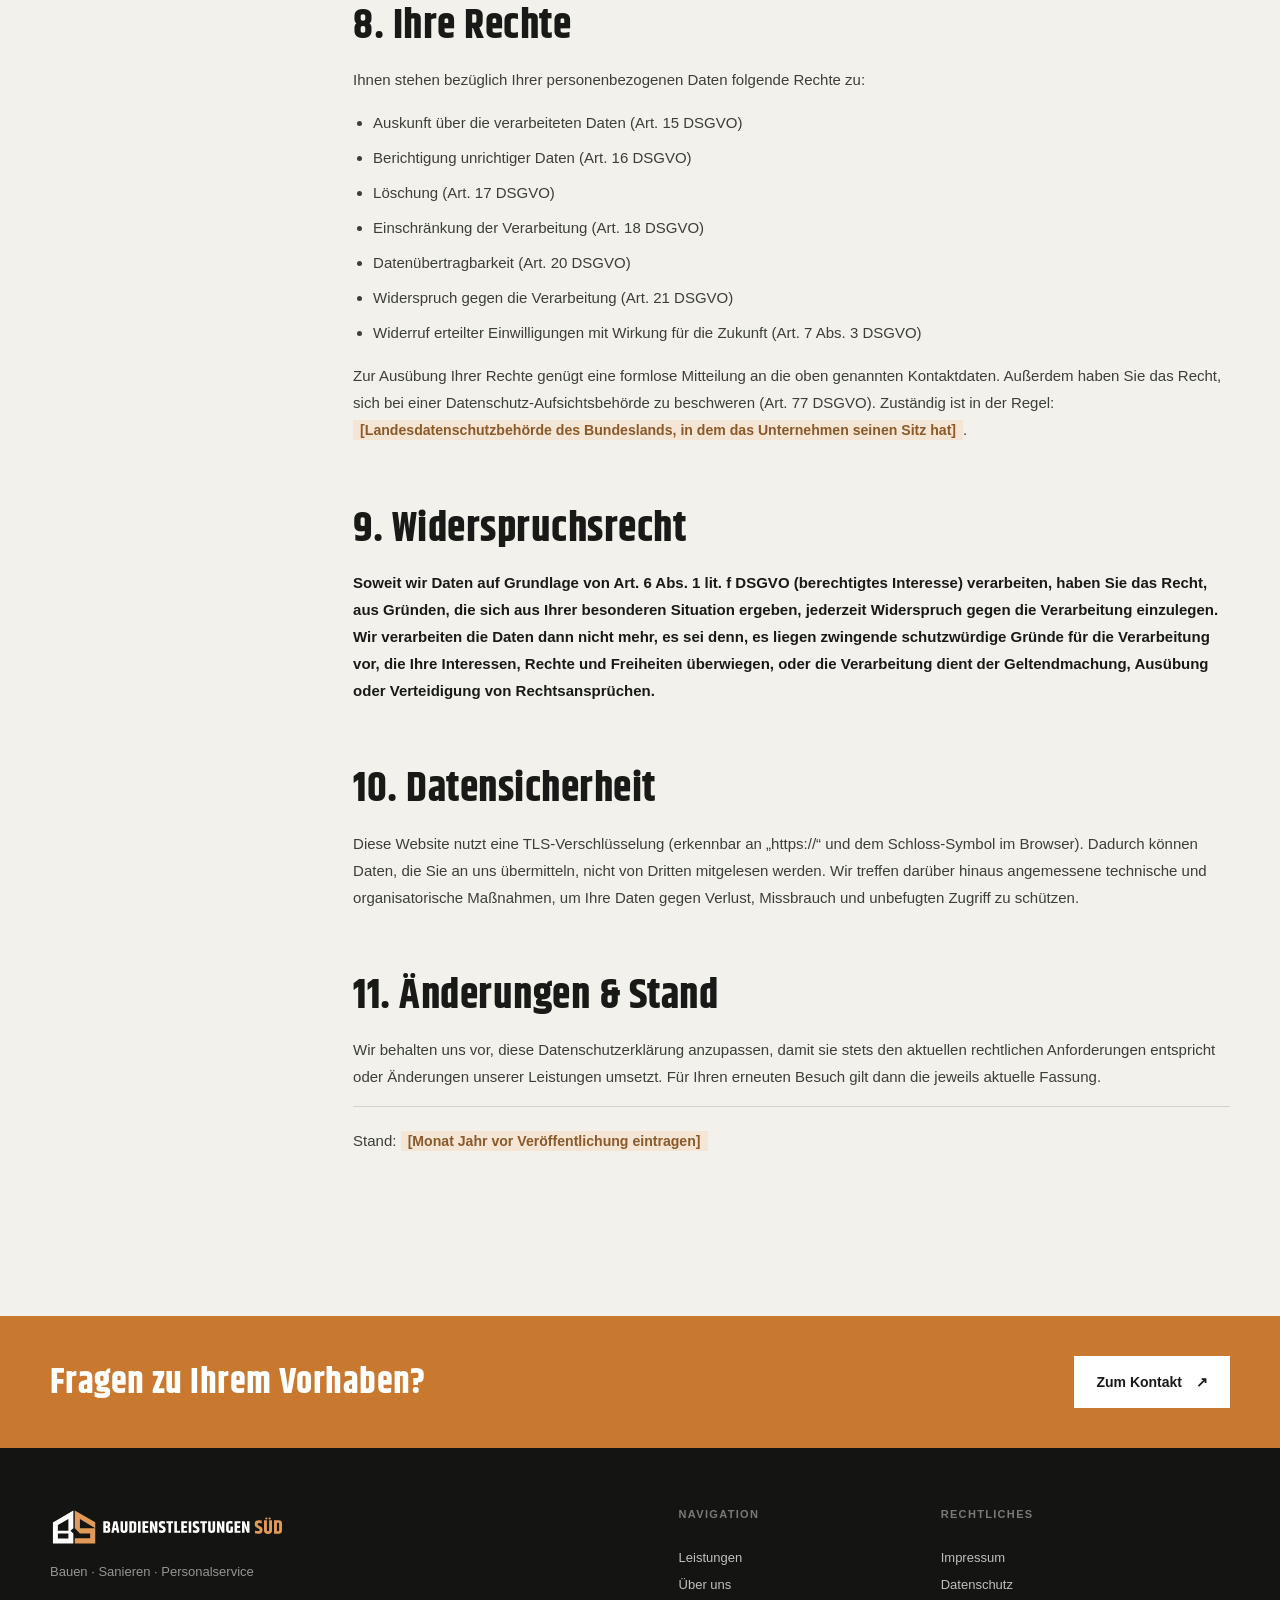
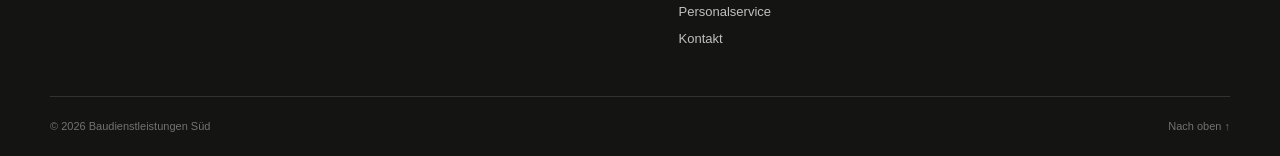
<file: datenschutz.html>
<!doctype html>
<html lang="de">
<head>
  <meta charset="utf-8">
  <meta name="viewport" content="width=device-width,initial-scale=1">
  <title>Datenschutzerklärung – Baudienstleistungen Süd</title>
  <meta name="description" content="Datenschutzerklärung von Baudienstleistungen Süd – Informationen zur Verarbeitung personenbezogener Daten.">
  <meta name="theme-color" content="#141512">
  <link rel="icon" href="/assets/favicons/favicon.ico" sizes="any">
  <link rel="icon" href="/assets/favicons/favicon.svg" type="image/svg+xml">
  <link rel="icon" href="/assets/favicons/favicon-32x32.png" type="image/png" sizes="32x32">
  <link rel="icon" href="/assets/favicons/favicon-16x16.png" type="image/png" sizes="16x16">
  <link rel="apple-touch-icon" href="/assets/favicons/apple-touch-icon.png" sizes="180x180">
  <link rel="manifest" href="/assets/favicons/site.webmanifest">
  <link rel="mask-icon" href="/assets/favicons/safari-pinned-tab.svg" color="#c9782f">
  <meta name="msapplication-TileColor" content="#141512">
  <meta name="msapplication-config" content="/assets/favicons/browserconfig.xml">
  <link rel="stylesheet" href="assets/brand.css">
  <link rel="stylesheet" href="assets/legal.css">
</head>
<body id="top">
  <a class="skipLink" href="#inhalt">Direkt zum Inhalt</a>
  <header class="header"><a class="brand" href="homepage.html" aria-label="Baudienstleistungen Süd – Startseite"><img src="assets/logo-horizontal-hell.svg" alt="Baudienstleistungen Süd" width="1617" height="260"></a><button class="menu" type="button" aria-label="Menü öffnen" aria-expanded="false" aria-controls="hauptnavigation"><span></span><span></span></button><nav class="nav" id="hauptnavigation" aria-label="Hauptnavigation"><a href="homepage.html#start">Start</a><a href="homepage.html#leistungen">Leistungen</a><a href="homepage.html#ueber-uns">Über uns</a><a href="homepage.html#personalservice">Personalservice</a><a href="homepage.html#kontakt">Kontakt</a><a class="navCta" href="homepage.html#kontakt">Projekt anfragen</a></nav></header>

  <main id="inhalt">
    <section class="legalHero"><div class="wrap"><p class="kicker">Rechtliches</p><h1>Datenschutz&shy;erklärung</h1><p>Informationen zur Verarbeitung personenbezogener Daten nach der Datenschutz-Grundverordnung (DSGVO). Alle <span class="ph">[Platzhalter]</span> müssen vor dem geschäftlichen Start ersetzt werden.</p></div></section>

    <div class="legalBody"><div class="wrap legalGrid">
      <aside class="toc" aria-label="Inhaltsverzeichnis">
        <h2>Inhalt</h2>
        <ol>
          <li><a href="#ueberblick">Überblick</a></li>
          <li><a href="#verantwortlicher">Verantwortlicher</a></li>
          <li><a href="#hosting">Hosting</a></li>
          <li><a href="#logs">Server-Log-Dateien</a></li>
          <li><a href="#kontaktaufnahme">Kontaktaufnahme &amp; Formular</a></li>
          <li><a href="#cookies">Cookies &amp; Tracking</a></li>
          <li><a href="#speicherdauer">Speicherdauer</a></li>
          <li><a href="#rechte">Ihre Rechte</a></li>
          <li><a href="#widerspruch">Widerspruchsrecht</a></li>
          <li><a href="#sicherheit">Datensicherheit</a></li>
          <li><a href="#stand">Änderungen &amp; Stand</a></li>
        </ol>
      </aside>

      <div class="doc">
        <p class="hint"><b>Vor Veröffentlichung prüfen</b>Alle orange markierten <span class="ph">[Platzhalter]</span> mit den echten Angaben füllen. Sobald das Kontaktformular an einen Versanddienst angeschlossen wird oder weitere Dienste (z.&nbsp;B. Statistik, Karten, Schriftarten) hinzukommen, muss diese Erklärung entsprechend ergänzt und rechtlich geprüft werden.</p>

        <section id="ueberblick">
          <h2>1. Überblick</h2>
          <p>Der Schutz Ihrer persönlichen Daten ist uns wichtig. Wir verarbeiten personenbezogene Daten ausschließlich im Rahmen der gesetzlichen Bestimmungen (DSGVO, BDSG). Diese Erklärung informiert Sie darüber, welche Daten beim Besuch dieser Website verarbeitet werden, zu welchem Zweck das geschieht und welche Rechte Ihnen zustehen.</p>
          <p>Diese Website verzichtet bewusst auf Analyse- und Tracking-Dienste, externe Schriftarten und Werbenetzwerke. Es werden nur die Daten verarbeitet, die für den technischen Betrieb und die Bearbeitung von Anfragen erforderlich sind.</p>
        </section>

        <section id="verantwortlicher">
          <h2>2. Verantwortlicher</h2>
          <p>Verantwortlicher im Sinne von Art. 4 Nr. 7 DSGVO ist:</p>
          <div class="dataBox">
            <p><strong><span class="ph">[Firmenname inkl. Rechtsform]</span></strong></p>
            <p><span class="ph">[Straße und Hausnummer]</span></p>
            <p><span class="ph">[PLZ und Ort]</span></p>
            <p>Telefon: <span class="ph">[Telefonnummer]</span></p>
            <p>E-Mail: <span class="ph">[E-Mail-Adresse]</span></p>
          </div>
          <p>Ein Datenschutzbeauftragter ist <span class="ph">[nicht benannt, da gesetzlich nicht erforderlich / wie folgt benannt: Name und Kontakt]</span>.</p>
        </section>

        <section id="hosting">
          <h2>3. Hosting</h2>
          <p>Diese Website wird bei einem externen Dienstleister gehostet:</p>
          <div class="dataBox">
            <p><strong>Vercel Inc.</strong></p>
            <p>340 S Lemon Ave #4133, Walnut, CA 91789, USA</p>
          </div>
          <p>Beim Aufruf der Website verarbeitet der Hoster automatisch technische Zugriffsdaten (siehe Abschnitt 4), um die Seiten sicher und zuverlässig auszuliefern. Rechtsgrundlage ist unser berechtigtes Interesse an einer sicheren und effizienten Bereitstellung des Online-Angebots (Art. 6 Abs. 1 lit. f DSGVO).</p>
          <p>Mit dem Hoster wurde ein Vertrag über Auftragsverarbeitung nach Art. 28 DSGVO geschlossen. Da der Anbieter seinen Sitz in den USA hat, kann eine Übermittlung in ein Drittland stattfinden; diese wird über die EU-Standardvertragsklauseln bzw. eine Zertifizierung nach dem EU-US Data Privacy Framework abgesichert. <span class="ph">[Vor Go-Live: AV-Vertrag mit Vercel abschließen und aktuellen Stand der Übermittlungsgarantien prüfen.]</span></p>
        </section>

        <section id="logs">
          <h2>4. Server-Log-Dateien</h2>
          <p>Beim Besuch der Website werden automatisch Informationen in sogenannten Server-Log-Dateien verarbeitet, die Ihr Browser übermittelt:</p>
          <ul>
            <li>IP-Adresse des zugreifenden Geräts</li>
            <li>Datum und Uhrzeit des Zugriffs</li>
            <li>aufgerufene Seite bzw. Datei</li>
            <li>Browsertyp und -version, Betriebssystem</li>
            <li>Referrer-URL (zuvor besuchte Seite)</li>
          </ul>
          <p>Diese Daten dienen der Sicherstellung eines störungsfreien Betriebs, der Fehleranalyse und der Abwehr von Angriffen. Eine Zusammenführung mit anderen Datenquellen findet nicht statt. Rechtsgrundlage ist Art. 6 Abs. 1 lit. f DSGVO. Die Log-Daten werden nach kurzer Zeit automatisch gelöscht.</p>
        </section>

        <section id="kontaktaufnahme">
          <h2>5. Kontaktaufnahme &amp; Formular</h2>
          <p>Wenn Sie uns per Telefon, E-Mail oder über das Kontaktformular kontaktieren, verarbeiten wir die von Ihnen mitgeteilten Daten (Name, ggf. Unternehmen, E-Mail-Adresse, Telefonnummer, Inhalt der Anfrage) ausschließlich zur Bearbeitung Ihres Anliegens.</p>
          <p>Rechtsgrundlage ist Art. 6 Abs. 1 lit. b DSGVO, sofern Ihre Anfrage mit der Anbahnung oder Durchführung eines Vertrags zusammenhängt, im Übrigen unser berechtigtes Interesse an der Beantwortung von Anfragen (Art. 6 Abs. 1 lit. f DSGVO).</p>
          <p class="hint"><b>Hinweis zum Formular</b>Das Kontaktformular ist derzeit eine Vorschau und versendet noch keine Daten. Sobald es an einen Versanddienst angeschlossen wird, muss dieser hier benannt werden: <span class="ph">[Dienstleister, Sitz, Rechtsgrundlage, ggf. AV-Vertrag]</span>.</p>
        </section>

        <section id="cookies">
          <h2>6. Cookies &amp; Tracking</h2>
          <p>Diese Website setzt <strong>keine Cookies</strong> ein und verwendet <strong>keine Analyse-, Tracking- oder Werbedienste</strong>. Es werden keine externen Schriftarten oder Inhalte von Drittanbietern nachgeladen. Ein Cookie-Banner ist daher nicht erforderlich.</p>
          <p><em>Sollte sich das ändern (z.&nbsp;B. durch Einbindung von Statistik-Tools oder Kartendiensten), sind diese Erklärung und ggf. ein Einwilligungs-Banner zu ergänzen.</em></p>
        </section>

        <section id="speicherdauer">
          <h2>7. Speicherdauer</h2>
          <p>Wir speichern personenbezogene Daten nur so lange, wie es für die genannten Zwecke erforderlich ist oder gesetzliche Aufbewahrungspflichten (z.&nbsp;B. aus dem Handels- und Steuerrecht) bestehen. Anfragedaten werden gelöscht, sobald die Bearbeitung abgeschlossen ist und keine Aufbewahrungspflichten entgegenstehen.</p>
        </section>

        <section id="rechte">
          <h2>8. Ihre Rechte</h2>
          <p>Ihnen stehen bezüglich Ihrer personenbezogenen Daten folgende Rechte zu:</p>
          <ul>
            <li>Auskunft über die verarbeiteten Daten (Art. 15 DSGVO)</li>
            <li>Berichtigung unrichtiger Daten (Art. 16 DSGVO)</li>
            <li>Löschung (Art. 17 DSGVO)</li>
            <li>Einschränkung der Verarbeitung (Art. 18 DSGVO)</li>
            <li>Datenübertragbarkeit (Art. 20 DSGVO)</li>
            <li>Widerspruch gegen die Verarbeitung (Art. 21 DSGVO)</li>
            <li>Widerruf erteilter Einwilligungen mit Wirkung für die Zukunft (Art. 7 Abs. 3 DSGVO)</li>
          </ul>
          <p>Zur Ausübung Ihrer Rechte genügt eine formlose Mitteilung an die oben genannten Kontaktdaten. Außerdem haben Sie das Recht, sich bei einer Datenschutz-Aufsichtsbehörde zu beschweren (Art. 77 DSGVO). Zuständig ist in der Regel: <span class="ph">[Landesdatenschutzbehörde des Bundeslands, in dem das Unternehmen seinen Sitz hat]</span>.</p>
        </section>

        <section id="widerspruch">
          <h2>9. Widerspruchsrecht</h2>
          <p><strong>Soweit wir Daten auf Grundlage von Art. 6 Abs. 1 lit. f DSGVO (berechtigtes Interesse) verarbeiten, haben Sie das Recht, aus Gründen, die sich aus Ihrer besonderen Situation ergeben, jederzeit Widerspruch gegen die Verarbeitung einzulegen. Wir verarbeiten die Daten dann nicht mehr, es sei denn, es liegen zwingende schutzwürdige Gründe für die Verarbeitung vor, die Ihre Interessen, Rechte und Freiheiten überwiegen, oder die Verarbeitung dient der Geltendmachung, Ausübung oder Verteidigung von Rechtsansprüchen.</strong></p>
        </section>

        <section id="sicherheit">
          <h2>10. Datensicherheit</h2>
          <p>Diese Website nutzt eine TLS-Verschlüsselung (erkennbar an „https://“ und dem Schloss-Symbol im Browser). Dadurch können Daten, die Sie an uns übermitteln, nicht von Dritten mitgelesen werden. Wir treffen darüber hinaus angemessene technische und organisatorische Maßnahmen, um Ihre Daten gegen Verlust, Missbrauch und unbefugten Zugriff zu schützen.</p>
        </section>

        <section id="stand">
          <h2>11. Änderungen &amp; Stand</h2>
          <p>Wir behalten uns vor, diese Datenschutzerklärung anzupassen, damit sie stets den aktuellen rechtlichen Anforderungen entspricht oder Änderungen unserer Leistungen umsetzt. Für Ihren erneuten Besuch gilt dann die jeweils aktuelle Fassung.</p>
          <p class="updated">Stand: <span class="ph">[Monat Jahr vor Veröffentlichung eintragen]</span></p>
        </section>
      </div>
    </div></div>

    <section class="backBar"><div class="wrap"><b>Fragen zu Ihrem Vorhaben?</b><a href="homepage.html#kontakt">Zum Kontakt <span>↗</span></a></div></section>
  </main>

  <footer class="footer"><div class="wrap footerTop"><div><a class="brand" href="homepage.html"><img src="assets/logo-horizontal-hell.svg" alt="Baudienstleistungen Süd" width="1617" height="260"></a><p>Bauen · Sanieren · Personalservice</p></div><div><h3>Navigation</h3><a href="homepage.html#leistungen">Leistungen</a><a href="homepage.html#ueber-uns">Über uns</a><a href="homepage.html#personalservice">Personalservice</a><a href="homepage.html#kontakt">Kontakt</a></div><div><h3>Rechtliches</h3><a href="impressum.html">Impressum</a><a href="datenschutz.html">Datenschutz</a></div></div><div class="wrap footerBottom"><span>© 2026 Baudienstleistungen Süd</span><a href="#top">Nach oben ↑</a></div></footer>

  <script>
    const menu=document.querySelector('.menu'),nav=document.querySelector('.nav');menu.addEventListener('click',()=>{const open=nav.classList.toggle('open');menu.setAttribute('aria-expanded',String(open));menu.setAttribute('aria-label',open?'Menü schließen':'Menü öffnen')});nav.querySelectorAll('a').forEach(a=>a.addEventListener('click',()=>{nav.classList.remove('open');menu.setAttribute('aria-expanded','false');menu.setAttribute('aria-label','Menü öffnen')}));
  </script>
</body>
</html>
</file>
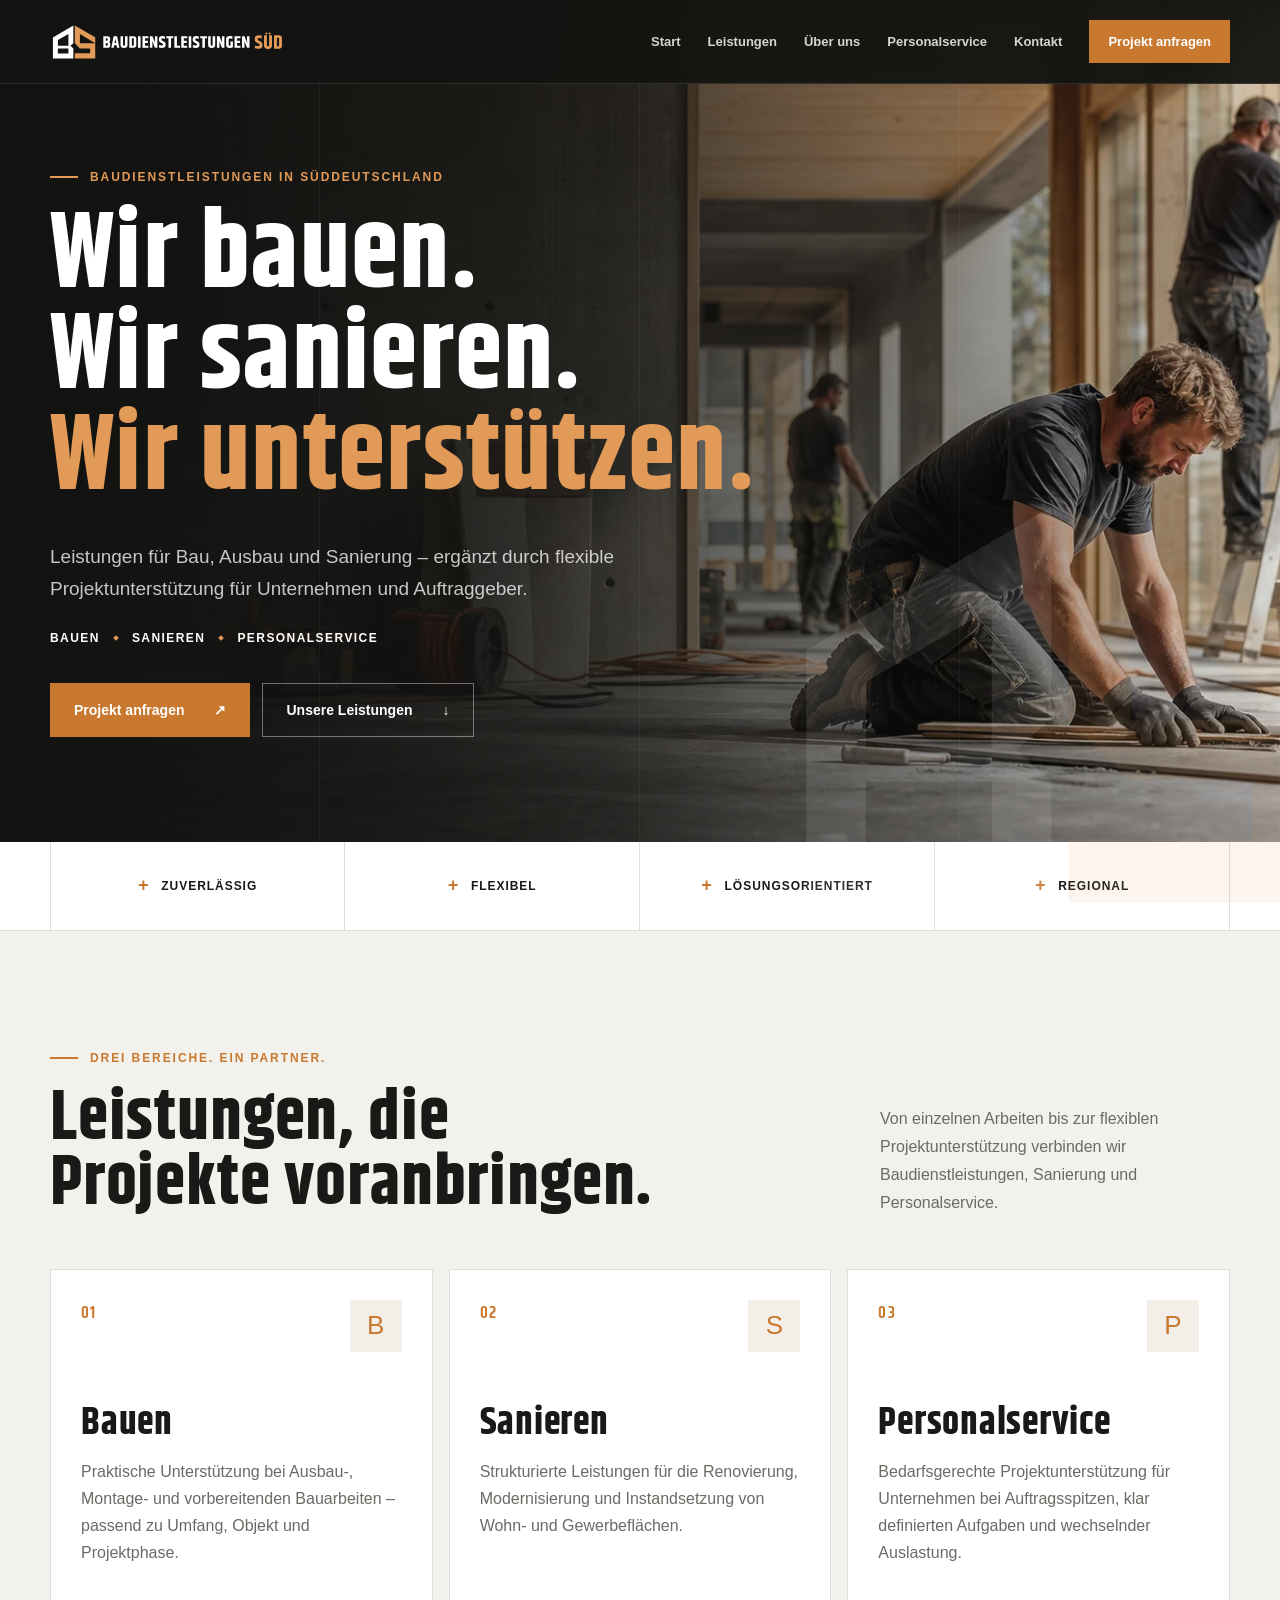
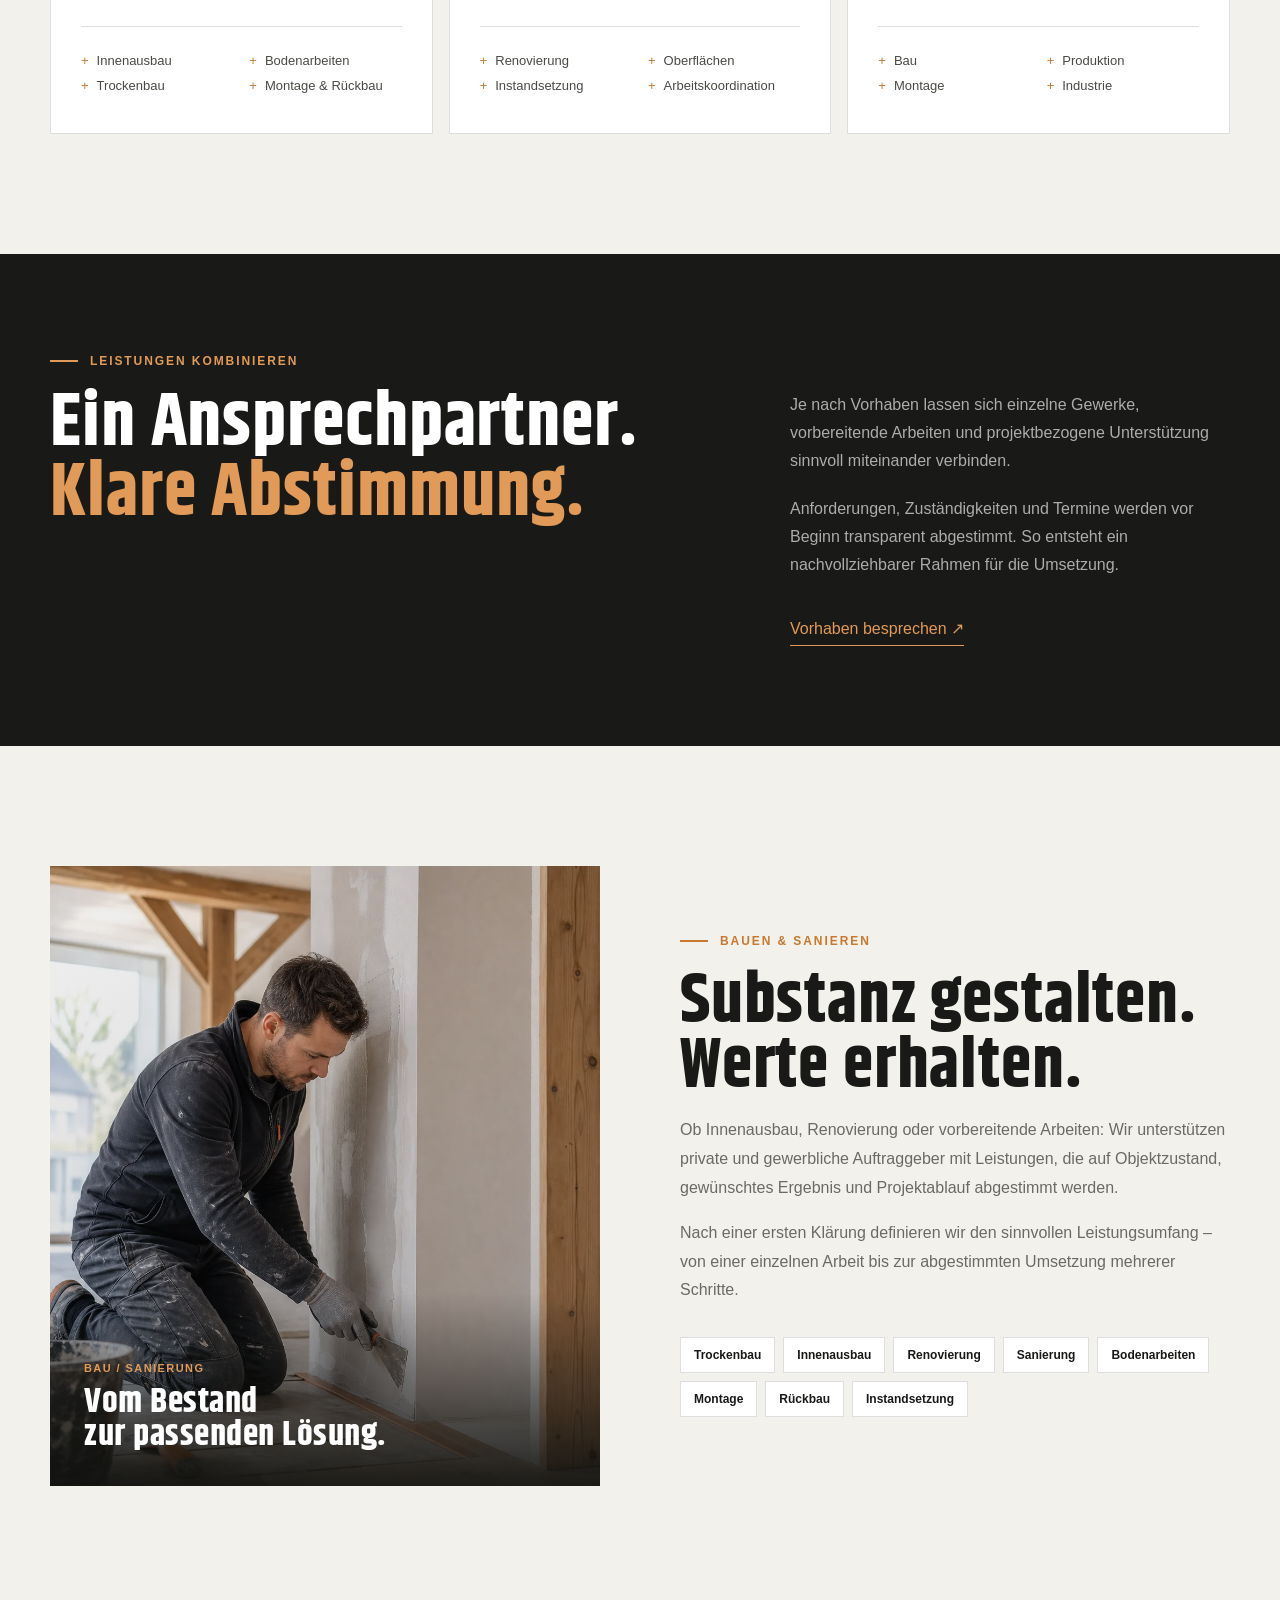
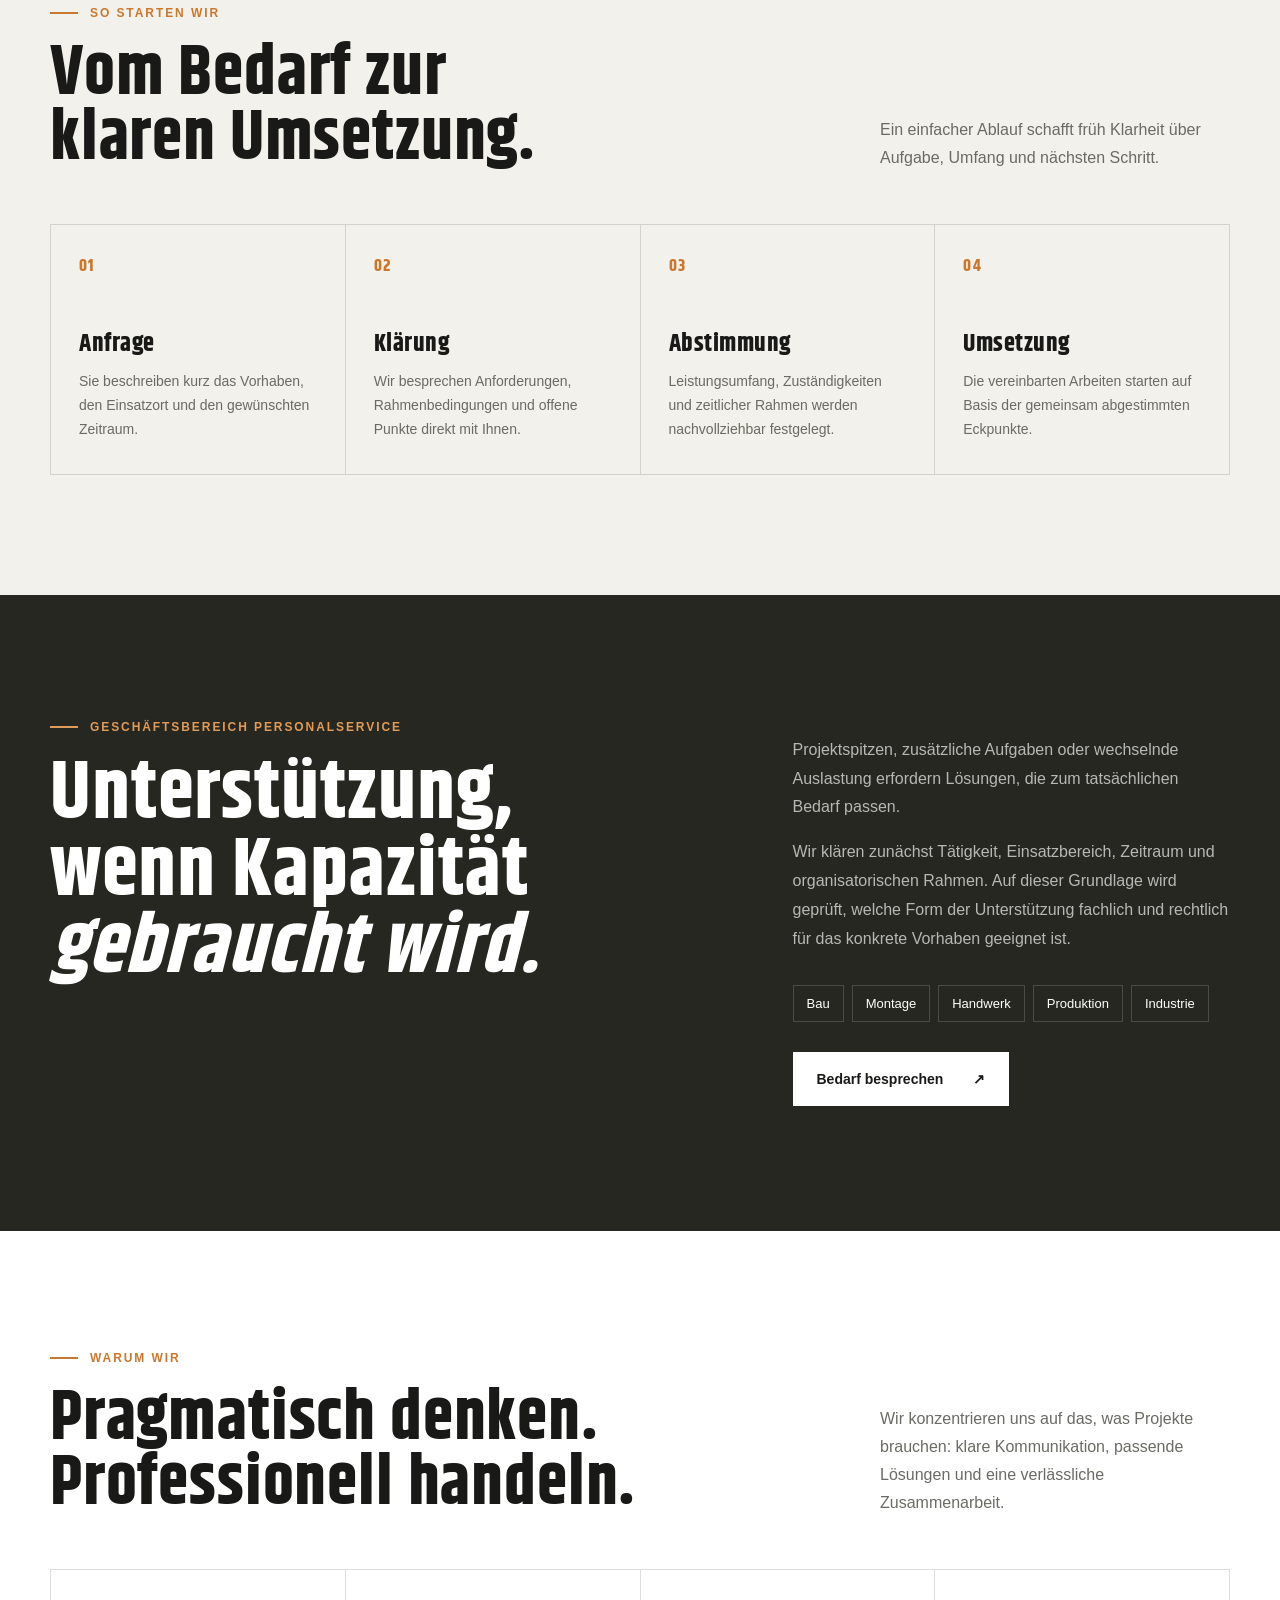
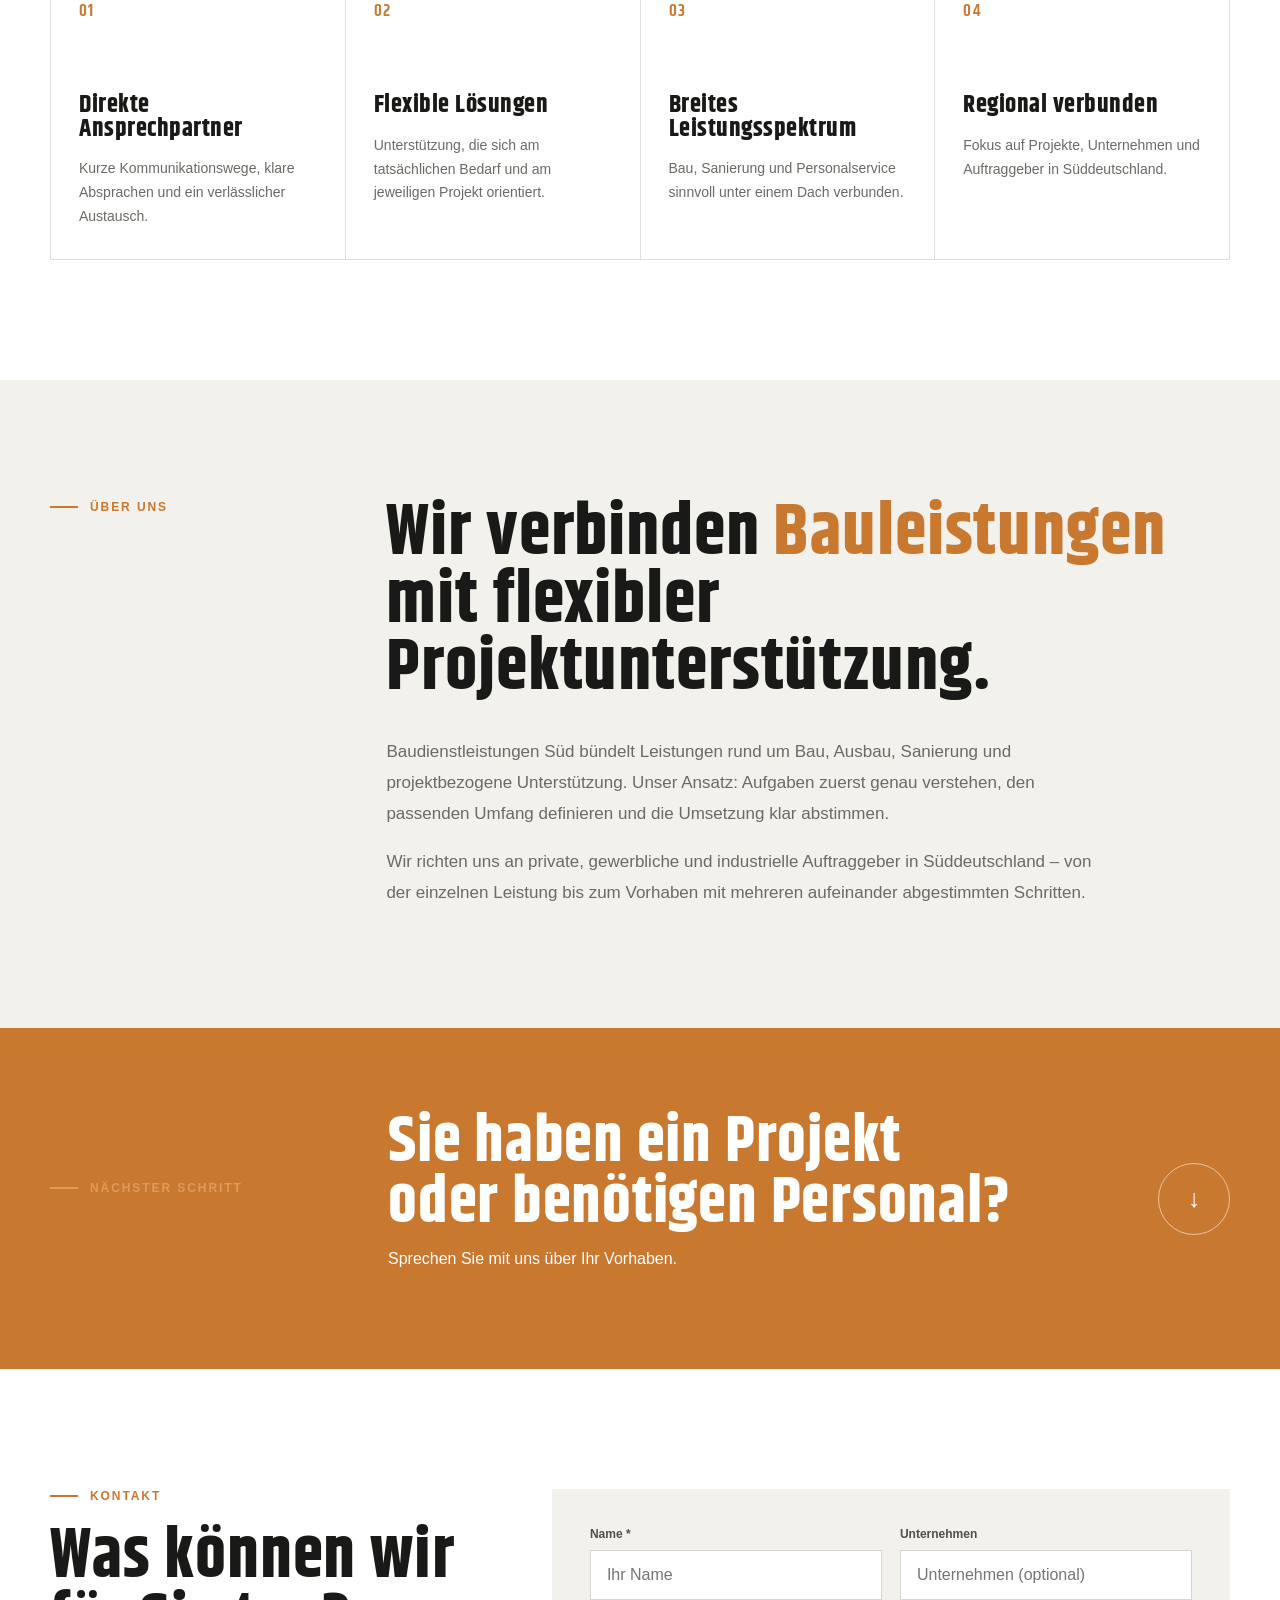
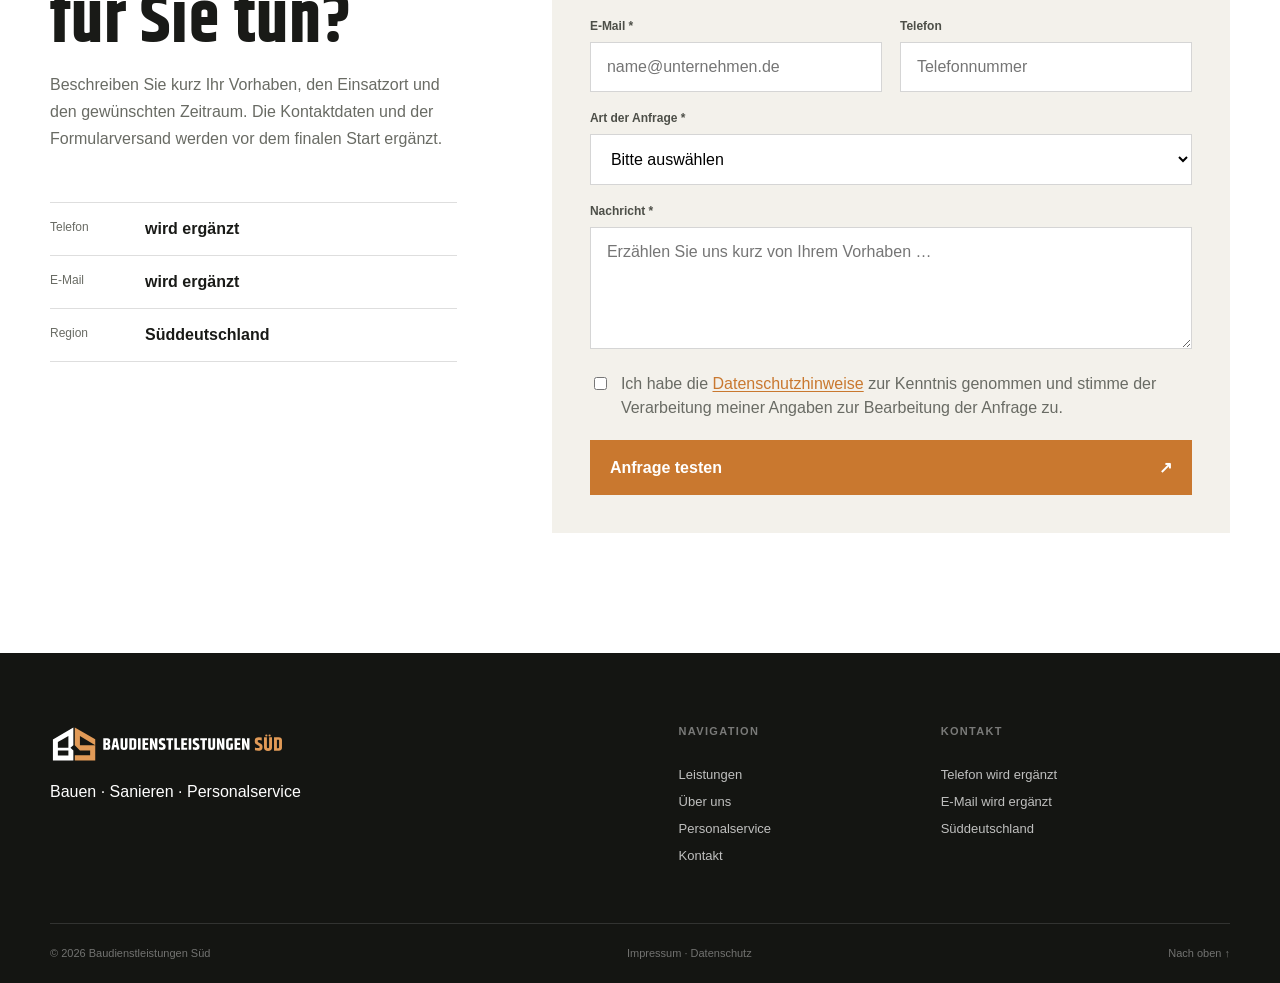
<file: homepage.html>
<!doctype html>
<html lang="de">
<head>
  <meta charset="utf-8">
  <meta name="viewport" content="width=device-width,initial-scale=1">
  <title>Baudienstleistungen Süd</title>
  <meta name="description" content="Bauen, Sanieren und Personalservice für Privatkunden, Unternehmen und Bauprojekte in Süddeutschland.">
  <meta name="theme-color" content="#141512">
  <link rel="icon" href="/assets/favicons/favicon.ico" sizes="any">
  <link rel="icon" href="/assets/favicons/favicon.svg" type="image/svg+xml">
  <link rel="icon" href="/assets/favicons/favicon-32x32.png" type="image/png" sizes="32x32">
  <link rel="icon" href="/assets/favicons/favicon-16x16.png" type="image/png" sizes="16x16">
  <link rel="apple-touch-icon" href="/assets/favicons/apple-touch-icon.png" sizes="180x180">
  <link rel="manifest" href="/assets/favicons/site.webmanifest">
  <link rel="mask-icon" href="/assets/favicons/safari-pinned-tab.svg" color="#c9782f">
  <meta name="msapplication-TileColor" content="#141512">
  <meta name="msapplication-config" content="/assets/favicons/browserconfig.xml">
  <link rel="canonical" href="https://baudienstleistungen-s-d.vercel.app/homepage.html">
  <meta property="og:title" content="Baudienstleistungen Süd">
  <meta property="og:description" content="Bauen, Sanieren und flexible Projektunterstützung in Süddeutschland.">
  <meta property="og:type" content="website">
  <meta property="og:url" content="https://baudienstleistungen-s-d.vercel.app/homepage.html">
  <meta property="og:image" content="https://baudienstleistungen-s-d.vercel.app/assets/favicons/social-preview.png">
  <meta property="og:image:width" content="1200">
  <meta property="og:image:height" content="630">
  <meta name="twitter:card" content="summary_large_image">
  <meta name="twitter:image" content="https://baudienstleistungen-s-d.vercel.app/assets/favicons/social-preview.png">
  <link rel="stylesheet" href="assets/brand.css">
  <style>
    *{box-sizing:border-box}html{scroll-behavior:smooth;scroll-padding-top:84px}body{margin:0;overflow-x:hidden;background:var(--paper);color:var(--ink);font-family:Arial,Helvetica,sans-serif}button,input,select,textarea{font:inherit}button,a{-webkit-tap-highlight-color:transparent}a{color:inherit;text-decoration:none}.wrap{width:min(1180px,calc(100% - 48px));margin-inline:auto}.skipLink{position:fixed;left:18px;top:12px;z-index:200;padding:12px 16px;color:#fff;background:var(--accent);transform:translateY(-150%)}.skipLink:focus{transform:translateY(0)}a:focus-visible,button:focus-visible,input:focus-visible,select:focus-visible,textarea:focus-visible{outline:3px solid var(--accent-light);outline-offset:3px}
    .header{position:fixed;inset:0 0 auto;z-index:40;height:84px;padding-inline:max(24px,calc((100vw - 1180px)/2));display:flex;align-items:center;justify-content:space-between;color:#fff;background:rgba(20,21,18,.94);border-bottom:1px solid rgba(255,255,255,.11);backdrop-filter:blur(14px)}.brand{display:inline-flex;align-items:center}.brand img{height:38px;width:auto;display:block}.nav{display:flex;align-items:center;gap:27px;font-size:13px;font-weight:650}.nav>a:not(.navCta){position:relative;padding-block:31px;color:rgba(255,255,255,.82)}.nav>a:not(.navCta):after{content:"";position:absolute;inset:auto 0 22px;height:1px;background:var(--accent-light);transform:scaleX(0);transform-origin:left;transition:.2s}.nav>a:hover:after{transform:scaleX(1)}.navCta{padding:14px 19px;background:var(--accent)}.menu{display:none}
    .hero{position:relative;min-height:760px;padding:170px 0 105px;display:flex;align-items:center;color:#fff;background:#1b1c19 url('assets/baudienstleistungen-sued-hero.webp') center/cover no-repeat}.heroShade{position:absolute;inset:0;background:linear-gradient(90deg,rgba(18,19,17,.96),rgba(18,19,17,.76) 48%,rgba(18,19,17,.1))}.heroGrid{position:absolute;inset:84px 0 0;opacity:.15;background-image:linear-gradient(to right,transparent calc(100% - 1px),rgba(255,255,255,.25) 1px);background-size:25% 100%}.heroInner{position:relative;z-index:1}.kicker{margin:0 0 22px;color:var(--accent);font-size:12px;font-weight:800;letter-spacing:.16em;text-transform:uppercase}.kicker:before{content:"";display:inline-block;width:28px;height:2px;margin:0 12px 3px 0;background:currentColor}.kicker.light{color:var(--accent-light)}.hero h1{max-width:920px;margin:0;font-size:clamp(54px,7vw,94px);line-height:.94;letter-spacing:-.055em}.hero h1 em,.dark h2 em{color:var(--accent-light);font-style:normal}.intro{max-width:640px;margin:32px 0 0;color:rgba(255,255,255,.76);font-size:19px;line-height:1.65}.areas{display:flex;align-items:center;gap:14px;margin-top:27px;font-size:12px;font-weight:800;letter-spacing:.12em;text-transform:uppercase}.areas i{width:4px;height:4px;background:var(--accent-light);transform:rotate(45deg)}.actions{display:flex;gap:12px;margin-top:38px}.btn{min-height:54px;padding:0 23px;display:inline-flex;align-items:center;justify-content:space-between;gap:30px;border:1px solid transparent;font-size:14px;font-weight:750;transition:.2s}.btn:hover{transform:translateY(-2px)}.primary{background:var(--accent)}.ghost{border-color:rgba(255,255,255,.4)}
    .trust{background:#fff;border-bottom:1px solid var(--line)}.trust .wrap{min-height:88px;display:grid;grid-template-columns:repeat(4,1fr)}.trust span{display:flex;align-items:center;justify-content:center;gap:12px;border-right:1px solid var(--line);font-size:12px;font-weight:800;letter-spacing:.08em;text-transform:uppercase}.trust span:first-child{border-left:1px solid var(--line)}.trust i{color:var(--accent);font-size:18px}.section{padding:120px 0}.heading{display:grid;grid-template-columns:1.5fr .7fr;gap:80px;align-items:end;margin-bottom:52px}.heading h2,.splitCopy h2,.contactSide h2{margin:0;font-size:clamp(42px,5vw,68px);line-height:1.02;letter-spacing:-.045em}.heading>p{margin:0;color:var(--muted);line-height:1.75}.cards{display:grid;grid-template-columns:repeat(3,1fr);gap:16px}.card{min-height:465px;padding:30px;display:flex;flex-direction:column;background:#fff;border:1px solid var(--line);transition:.25s}.card:hover{transform:translateY(-7px);box-shadow:0 22px 50px rgba(25,25,22,.09)}.cardTop{display:flex;justify-content:space-between}.num{color:var(--accent);font-size:12px}.icon{width:52px;height:52px;display:grid;place-items:center;color:var(--accent);background:#f3eee7;font-size:26px}.card h3{margin:54px 0 16px;font-size:33px}.card>p{margin:0;color:var(--muted);line-height:1.7}.card ul{margin:auto 0 0;padding:26px 0 0;list-style:none;border-top:1px solid var(--line);columns:2}.card li{margin-bottom:10px;color:#494b45;font-size:13px}.card li:before{content:"+";margin-right:8px;color:var(--accent)}
    .dark{padding:100px 0;color:#fff;background:var(--ink)}.partnerGrid{display:grid;grid-template-columns:1.2fr .8fr;gap:80px}.dark h2{margin:0;font-size:clamp(44px,5.3vw,74px);line-height:1;letter-spacing:-.05em}.partnerCopy{padding-top:37px}.partnerCopy p{margin:0 0 20px;color:rgba(255,255,255,.64);line-height:1.75}.partnerCopy a{display:inline-block;margin-top:20px;padding-bottom:7px;color:var(--accent-light);border-bottom:1px solid}.splitGrid{display:grid;grid-template-columns:1fr 1fr;gap:80px;align-items:center}.visual{position:relative;min-height:620px;background:linear-gradient(145deg,rgba(25,26,23,.05),rgba(25,26,23,.28)),url('assets/sanierung-innenausbau.webp') center/cover}.visualFrame{position:absolute;inset:auto 0 0;padding:70px 34px 34px;color:#fff;background:linear-gradient(transparent,rgba(18,19,17,.92))}.visualFrame span{display:block;margin-bottom:12px;color:var(--accent-light);font-size:11px;font-weight:800;letter-spacing:.13em}.visualFrame b{font-size:30px}.splitCopy>p:not(.kicker){color:var(--muted);line-height:1.8}.tags,.sectors{display:flex;flex-wrap:wrap;gap:8px;margin-top:32px}.tags span{padding:10px 13px;background:#fff;border:1px solid var(--line);font-size:12px;font-weight:700}.process{padding-top:0}.processGrid{display:grid;grid-template-columns:repeat(4,1fr);border-top:1px solid var(--line);border-left:1px solid var(--line)}.processGrid article{min-height:250px;padding:28px;border-right:1px solid var(--line);border-bottom:1px solid var(--line)}.processGrid span{color:var(--accent);font-size:12px;font-weight:800}.processGrid h3{margin:54px 0 14px;font-size:21px}.processGrid p{margin:0;color:var(--muted);font-size:14px;line-height:1.7}.personnel{position:relative;padding:125px 0;overflow:hidden;color:#fff;background:#262720}.personnelGrid{display:grid;grid-template-columns:1.05fr .75fr;gap:130px}.personnel h2{margin:0;font-size:clamp(48px,6vw,80px);line-height:.98;letter-spacing:-.055em}.personnelCopy>p{color:rgba(255,255,255,.67);line-height:1.8}.sectors span{padding:10px 13px;border:1px solid rgba(255,255,255,.17);font-size:13px}.lightBtn{margin-top:30px;color:var(--ink);background:#fff}
    .benefits{background:#fff}.benefitGrid{display:grid;grid-template-columns:repeat(4,1fr);border-top:1px solid var(--line);border-left:1px solid var(--line)}.benefitGrid article{min-height:290px;padding:28px;border-right:1px solid var(--line);border-bottom:1px solid var(--line)}.benefitGrid article>span{color:var(--accent);font-size:12px}.benefitGrid h3{margin:70px 0 16px;font-size:21px}.benefitGrid p{margin:0;color:var(--muted);font-size:14px;line-height:1.7}.about{padding:120px 0}.aboutGrid{display:grid;grid-template-columns:.48fr 1.52fr;gap:70px}.about h2{max-width:840px;margin:0;font-size:clamp(42px,5.2vw,70px);line-height:1.05;letter-spacing:-.05em}.about h2 em{color:var(--accent);font-style:normal}.aboutGrid>div:last-child>p{max-width:720px;margin:35px 0 0;color:var(--muted);font-size:17px;line-height:1.8}.aboutGrid>div:last-child>p+p{margin-top:18px}.contactIntro{padding:85px 0;color:#fff;background:var(--accent)}.contactIntroGrid{display:grid;grid-template-columns:.5fr 1.25fr auto;gap:50px;align-items:center}.contactIntro h2{margin:0;font-size:clamp(40px,4.7vw,64px);line-height:1}.roundArrow{width:72px;height:72px;display:grid;place-items:center;border:1px solid rgba(255,255,255,.55);border-radius:50%;font-size:25px}
    .contact{background:#fff}.contactGrid{display:grid;grid-template-columns:.75fr 1.25fr;gap:95px}.contactSide>p:not(.kicker){color:var(--muted);line-height:1.7}.contactPlaceholders{margin-top:50px;border-top:1px solid var(--line)}.contactPlaceholders div{padding:17px 0;display:grid;grid-template-columns:95px 1fr;border-bottom:1px solid var(--line)}.contactPlaceholders span{color:var(--muted);font-size:12px}.contactForm{padding:38px;background:var(--paper)}.fieldRow{display:grid;grid-template-columns:1fr 1fr;gap:18px}.contactForm label{display:block;margin-bottom:19px}.contactForm label>span:first-child{display:block;margin-bottom:9px;color:#4d4f48;font-size:12px;font-weight:750}.contactForm input,.contactForm select,.contactForm textarea{width:100%;padding:15px 16px;background:#fff;border:1px solid rgba(25,26,23,.18);outline:none}.contactForm textarea{resize:vertical}.check{display:flex!important;align-items:flex-start;gap:11px}.check input{width:17px;height:17px}.check span{margin:0!important;color:var(--muted)!important;font-weight:400!important;line-height:1.55}.submit{width:100%;min-height:55px;padding:0 20px;display:flex;justify-content:space-between;align-items:center;color:#fff;background:var(--ink);border:0;cursor:pointer;font-weight:750}.notice{display:none;margin:16px 0 0;padding:13px;color:#5d4935;background:#f4e5d5;font-size:13px;line-height:1.55}.notice.show{display:block}.check a{color:var(--accent);text-decoration:underline;text-underline-offset:2px}
    .footer{padding:72px 0 24px;color:#fff;background:#141512}.footerTop{display:grid;grid-template-columns:1.5fr .55fr .75fr;gap:50px;padding-bottom:60px}.footerTop h3{margin:0 0 18px;color:rgba(255,255,255,.43);font-size:11px;letter-spacing:.12em;text-transform:uppercase}.footerTop>div:not(:first-child){display:flex;flex-direction:column;align-items:flex-start;gap:12px;color:rgba(255,255,255,.73);font-size:13px}.footerBottom{padding-top:23px;display:flex;justify-content:space-between;gap:20px;color:rgba(255,255,255,.4);border-top:1px solid rgba(255,255,255,.13);font-size:11px}    /* Corporate Display-Schrift (Khand, selbst gehostet – siehe brand.css) */
    .hero h1,.heading h2,.splitCopy h2,.contactSide h2,.dark h2,.personnel h2,.about h2,.contactIntro h2,.card h3,.processGrid h3,.benefitGrid h3,.visualFrame b{font-family:var(--font-display);font-weight:700;letter-spacing:.012em;line-height:.94}
    .hero h1{font-size:clamp(64px,8.4vw,120px)}
    .heading h2,.splitCopy h2,.contactSide h2{font-size:clamp(46px,5.4vw,74px)}
    .dark h2{font-size:clamp(48px,5.8vw,82px)}
    .personnel h2{font-size:clamp(52px,6.4vw,90px)}
    .about h2{font-size:clamp(46px,5.6vw,78px)}
    .contactIntro h2{font-size:clamp(44px,5vw,70px)}
    .card h3{font-size:38px;letter-spacing:.02em}
    .processGrid h3,.benefitGrid h3{font-size:25px;letter-spacing:.02em}
    .visualFrame b{font-size:35px;letter-spacing:.015em}
    .num,.processGrid span,.benefitGrid article>span{font-family:var(--font-display);font-size:17px;letter-spacing:.08em}
    .heroMark{position:absolute;right:-60px;bottom:-90px;width:min(44vw,560px);opacity:.09;pointer-events:none}
    .submit{background:var(--accent)}
    @media(max-width:1000px){.header{height:74px;padding-inline:22px}.menu{display:grid;gap:7px;padding:10px;background:none;border:0;cursor:pointer}.menu span{width:25px;height:2px;background:#fff}.nav{display:none;position:absolute;inset:74px 0 auto;padding:16px 24px 28px;background:#151614;flex-direction:column;align-items:stretch;gap:0}.nav.open{display:flex}.nav>a:not(.navCta){padding:15px 0;border-bottom:1px solid rgba(255,255,255,.1)}.navCta{margin-top:15px;text-align:center}.heading{grid-template-columns:1fr;gap:20px}.benefitGrid,.processGrid{grid-template-columns:1fr 1fr}.contactGrid{gap:50px}}
    @media(max-width:760px){html{scroll-padding-top:74px}.wrap{width:calc(100% - 32px)}.brand img{height:30px}.hero{min-height:690px;padding:135px 0 78px;background-position:61% center}.heroShade{background:linear-gradient(90deg,rgba(18,19,17,.94),rgba(18,19,17,.72))}.hero h1{font-size:clamp(45px,15vw,66px)}.intro{font-size:16px}.areas{flex-wrap:wrap}.actions{flex-direction:column}.trust .wrap{grid-template-columns:1fr 1fr;padding:10px 0}.trust span,.trust span:first-child{min-height:50px;justify-content:flex-start;border:0}.section,.about{padding:82px 0}.heading h2,.splitCopy h2,.contactSide h2{font-size:43px}.cards,.splitGrid,.personnelGrid,.aboutGrid,.contactGrid,.footerTop{grid-template-columns:1fr}.card{min-height:390px}.partnerGrid{grid-template-columns:1fr;gap:28px}.visual{min-height:500px;background-position:center}.personnel{padding:85px 0}.benefitGrid,.processGrid{grid-template-columns:1fr}.benefitGrid article,.processGrid article{min-height:220px}.heroMark{width:64vw;right:-16vw;bottom:-50px;opacity:.06}.contactIntroGrid{grid-template-columns:1fr auto;gap:25px}.contactIntroGrid>.kicker{grid-column:1/-1}.contactIntro h2{font-size:42px}.roundArrow{width:58px;height:58px}.fieldRow{grid-template-columns:1fr;gap:0}.contactForm{padding:24px}.footerBottom{align-items:flex-start;flex-direction:column}}
  </style>
</head>
<body>
  <a class="skipLink" href="#inhalt">Direkt zum Inhalt</a>
  <header class="header"><a class="brand" href="#start" aria-label="Baudienstleistungen Süd – Startseite"><img src="assets/logo-horizontal-hell.svg" alt="Baudienstleistungen Süd" width="1617" height="260"></a><button class="menu" type="button" aria-label="Menü öffnen" aria-expanded="false" aria-controls="hauptnavigation"><span></span><span></span></button><nav class="nav" id="hauptnavigation" aria-label="Hauptnavigation"><a href="#start">Start</a><a href="#leistungen">Leistungen</a><a href="#ueber-uns">Über uns</a><a href="#personalservice">Personalservice</a><a href="#kontakt">Kontakt</a><a class="navCta" href="#kontakt">Projekt anfragen</a></nav></header>
  <main id="inhalt">
    <section class="hero" id="start"><div class="heroShade"></div><div class="heroGrid"></div><img class="heroMark" src="assets/logo-signet-hell.svg" alt="" aria-hidden="true"><div class="wrap heroInner"><p class="kicker light">Baudienstleistungen in Süddeutschland</p><h1>Wir bauen.<br>Wir sanieren.<br><em>Wir unterstützen.</em></h1><p class="intro">Leistungen für Bau, Ausbau und Sanierung – ergänzt durch flexible Projektunterstützung für Unternehmen und Auftraggeber.</p><div class="areas"><span>Bauen</span><i></i><span>Sanieren</span><i></i><span>Personalservice</span></div><div class="actions"><a class="btn primary" href="#kontakt">Projekt anfragen <span>↗</span></a><a class="btn ghost" href="#leistungen">Unsere Leistungen <span>↓</span></a></div></div></section>
    <section class="trust"><div class="wrap"><span><i>+</i>Zuverlässig</span><span><i>+</i>Flexibel</span><span><i>+</i>Lösungsorientiert</span><span><i>+</i>Regional</span></div></section>
    <section class="section" id="leistungen"><div class="wrap"><div class="heading"><div><p class="kicker">Drei Bereiche. Ein Partner.</p><h2>Leistungen, die<br>Projekte voranbringen.</h2></div><p>Von einzelnen Arbeiten bis zur flexiblen Projektunterstützung verbinden wir Baudienstleistungen, Sanierung und Personalservice.</p></div><div class="cards">
      <article class="card"><div class="cardTop"><span class="num">01</span><span class="icon" aria-hidden="true">B</span></div><h3>Bauen</h3><p>Praktische Unterstützung bei Ausbau-, Montage- und vorbereitenden Bauarbeiten – passend zu Umfang, Objekt und Projektphase.</p><ul><li>Innenausbau</li><li>Trockenbau</li><li>Bodenarbeiten</li><li>Montage & Rückbau</li></ul></article>
      <article class="card"><div class="cardTop"><span class="num">02</span><span class="icon" aria-hidden="true">S</span></div><h3>Sanieren</h3><p>Strukturierte Leistungen für die Renovierung, Modernisierung und Instandsetzung von Wohn- und Gewerbeflächen.</p><ul><li>Renovierung</li><li>Instandsetzung</li><li>Oberflächen</li><li>Arbeitskoordination</li></ul></article>
      <article class="card"><div class="cardTop"><span class="num">03</span><span class="icon" aria-hidden="true">P</span></div><h3>Personalservice</h3><p>Bedarfsgerechte Projektunterstützung für Unternehmen bei Auftragsspitzen, klar definierten Aufgaben und wechselnder Auslastung.</p><ul><li>Bau</li><li>Montage</li><li>Produktion</li><li>Industrie</li></ul></article>
    </div></div></section>
    <section class="dark"><div class="wrap partnerGrid"><div><p class="kicker light">Leistungen kombinieren</p><h2>Ein Ansprechpartner.<br><em>Klare Abstimmung.</em></h2></div><div class="partnerCopy"><p>Je nach Vorhaben lassen sich einzelne Gewerke, vorbereitende Arbeiten und projektbezogene Unterstützung sinnvoll miteinander verbinden.</p><p>Anforderungen, Zuständigkeiten und Termine werden vor Beginn transparent abgestimmt. So entsteht ein nachvollziehbarer Rahmen für die Umsetzung.</p><a href="#kontakt">Vorhaben besprechen ↗</a></div></div></section>
    <section class="section" id="bauen-sanieren"><div class="wrap splitGrid"><div class="visual" role="img" aria-label="Fachgerechte Sanierungsarbeiten im Innenausbau"><div class="visualFrame"><span>BAU / SANIERUNG</span><b>Vom Bestand<br>zur passenden Lösung.</b></div></div><div class="splitCopy"><p class="kicker">Bauen & Sanieren</p><h2>Substanz gestalten.<br>Werte erhalten.</h2><p>Ob Innenausbau, Renovierung oder vorbereitende Arbeiten: Wir unterstützen private und gewerbliche Auftraggeber mit Leistungen, die auf Objektzustand, gewünschtes Ergebnis und Projektablauf abgestimmt werden.</p><p>Nach einer ersten Klärung definieren wir den sinnvollen Leistungsumfang – von einer einzelnen Arbeit bis zur abgestimmten Umsetzung mehrerer Schritte.</p><div class="tags"><span>Trockenbau</span><span>Innenausbau</span><span>Renovierung</span><span>Sanierung</span><span>Bodenarbeiten</span><span>Montage</span><span>Rückbau</span><span>Instandsetzung</span></div></div></div></section>
    <section class="section process" aria-labelledby="ablauf-title"><div class="wrap"><div class="heading"><div><p class="kicker">So starten wir</p><h2 id="ablauf-title">Vom Bedarf zur<br>klaren Umsetzung.</h2></div><p>Ein einfacher Ablauf schafft früh Klarheit über Aufgabe, Umfang und nächsten Schritt.</p></div><div class="processGrid"><article><span>01</span><h3>Anfrage</h3><p>Sie beschreiben kurz das Vorhaben, den Einsatzort und den gewünschten Zeitraum.</p></article><article><span>02</span><h3>Klärung</h3><p>Wir besprechen Anforderungen, Rahmenbedingungen und offene Punkte direkt mit Ihnen.</p></article><article><span>03</span><h3>Abstimmung</h3><p>Leistungsumfang, Zuständigkeiten und zeitlicher Rahmen werden nachvollziehbar festgelegt.</p></article><article><span>04</span><h3>Umsetzung</h3><p>Die vereinbarten Arbeiten starten auf Basis der gemeinsam abgestimmten Eckpunkte.</p></article></div></div></section>
    <section class="personnel" id="personalservice"><div class="wrap personnelGrid"><div><p class="kicker light">Geschäftsbereich Personalservice</p><h2>Unterstützung,<br>wenn Kapazität<br><em>gebraucht wird.</em></h2></div><div class="personnelCopy"><p>Projektspitzen, zusätzliche Aufgaben oder wechselnde Auslastung erfordern Lösungen, die zum tatsächlichen Bedarf passen.</p><p>Wir klären zunächst Tätigkeit, Einsatzbereich, Zeitraum und organisatorischen Rahmen. Auf dieser Grundlage wird geprüft, welche Form der Unterstützung fachlich und rechtlich für das konkrete Vorhaben geeignet ist.</p><div class="sectors"><span>Bau</span><span>Montage</span><span>Handwerk</span><span>Produktion</span><span>Industrie</span></div><a class="btn lightBtn" href="#kontakt">Bedarf besprechen <span>↗</span></a></div></div></section>
    <section class="section benefits"><div class="wrap"><div class="heading"><div><p class="kicker">Warum wir</p><h2>Pragmatisch denken.<br>Professionell handeln.</h2></div><p>Wir konzentrieren uns auf das, was Projekte brauchen: klare Kommunikation, passende Lösungen und eine verlässliche Zusammenarbeit.</p></div><div class="benefitGrid"><article><span>01</span><h3>Direkte Ansprechpartner</h3><p>Kurze Kommunikationswege, klare Absprachen und ein verlässlicher Austausch.</p></article><article><span>02</span><h3>Flexible Lösungen</h3><p>Unterstützung, die sich am tatsächlichen Bedarf und am jeweiligen Projekt orientiert.</p></article><article><span>03</span><h3>Breites Leistungsspektrum</h3><p>Bau, Sanierung und Personalservice sinnvoll unter einem Dach verbunden.</p></article><article><span>04</span><h3>Regional verbunden</h3><p>Fokus auf Projekte, Unternehmen und Auftraggeber in Süddeutschland.</p></article></div></div></section>
    <section class="about" id="ueber-uns"><div class="wrap aboutGrid"><div><p class="kicker">Über uns</p></div><div><h2>Wir verbinden <em>Bauleistungen</em> mit flexibler Projektunterstützung.</h2><p>Baudienstleistungen Süd bündelt Leistungen rund um Bau, Ausbau, Sanierung und projektbezogene Unterstützung. Unser Ansatz: Aufgaben zuerst genau verstehen, den passenden Umfang definieren und die Umsetzung klar abstimmen.</p><p>Wir richten uns an private, gewerbliche und industrielle Auftraggeber in Süddeutschland – von der einzelnen Leistung bis zum Vorhaben mit mehreren aufeinander abgestimmten Schritten.</p></div></div></section>
    <section class="contactIntro"><div class="wrap contactIntroGrid"><p class="kicker light">Nächster Schritt</p><div><h2>Sie haben ein Projekt<br>oder benötigen Personal?</h2><p>Sprechen Sie mit uns über Ihr Vorhaben.</p></div><a class="roundArrow" href="#kontakt">↓</a></div></section>
    <section class="section contact" id="kontakt"><div class="wrap contactGrid"><div class="contactSide"><p class="kicker">Kontakt</p><h2>Was können wir<br>für Sie tun?</h2><p>Beschreiben Sie kurz Ihr Vorhaben, den Einsatzort und den gewünschten Zeitraum. Die Kontaktdaten und der Formularversand werden vor dem finalen Start ergänzt.</p><div class="contactPlaceholders"><div><span>Telefon</span><b>wird ergänzt</b></div><div><span>E-Mail</span><b>wird ergänzt</b></div><div><span>Region</span><b>Süddeutschland</b></div></div></div><form class="contactForm"><div class="fieldRow"><label><span>Name *</span><input name="name" autocomplete="name" required placeholder="Ihr Name"></label><label><span>Unternehmen</span><input name="unternehmen" autocomplete="organization" placeholder="Unternehmen (optional)"></label></div><div class="fieldRow"><label><span>E-Mail *</span><input name="email" type="email" autocomplete="email" required placeholder="name@unternehmen.de"></label><label><span>Telefon</span><input name="telefon" type="tel" autocomplete="tel" placeholder="Telefonnummer"></label></div><label><span>Art der Anfrage *</span><select name="anfrageart" required><option value="">Bitte auswählen</option><option value="bauprojekt">Bauprojekt</option><option value="sanierung">Sanierung</option><option value="personalbedarf">Personalbedarf</option><option value="sonstiges">Sonstige Anfrage</option></select></label><label><span>Nachricht *</span><textarea name="nachricht" required rows="5" placeholder="Erzählen Sie uns kurz von Ihrem Vorhaben …"></textarea></label><label class="check"><input name="datenschutz" type="checkbox" required><span>Ich habe die <a href="datenschutz.html">Datenschutzhinweise</a> zur Kenntnis genommen und stimme der Verarbeitung meiner Angaben zur Bearbeitung der Anfrage zu.</span></label><button class="submit" type="submit">Anfrage testen <span>↗</span></button><p class="notice" role="status" aria-live="polite">Das Formular ist als Vorschau vorbereitet, aber noch nicht mit einem Versanddienst verbunden. Es wurden keine Daten übermittelt.</p></form></div></section>
  </main>
  <footer class="footer"><div class="wrap footerTop"><div><a class="brand" href="#start"><img src="assets/logo-horizontal-hell.svg" alt="Baudienstleistungen Süd" width="1617" height="260"></a><p>Bauen · Sanieren · Personalservice</p></div><div><h3>Navigation</h3><a href="#leistungen">Leistungen</a><a href="#ueber-uns">Über uns</a><a href="#personalservice">Personalservice</a><a href="#kontakt">Kontakt</a></div><div><h3>Kontakt</h3><span>Telefon wird ergänzt</span><span>E-Mail wird ergänzt</span><span>Süddeutschland</span></div></div><div class="wrap footerBottom"><span>© 2026 Baudienstleistungen Süd</span><div><a href="impressum.html">Impressum</a> · <a href="datenschutz.html">Datenschutz</a></div><a href="#start">Nach oben ↑</a></div></footer>
  <script>
    const menu=document.querySelector('.menu'),nav=document.querySelector('.nav');menu.addEventListener('click',()=>{const open=nav.classList.toggle('open');menu.setAttribute('aria-expanded',String(open));menu.setAttribute('aria-label',open?'Menü schließen':'Menü öffnen')});nav.querySelectorAll('a').forEach(a=>a.addEventListener('click',()=>{nav.classList.remove('open');menu.setAttribute('aria-expanded','false');menu.setAttribute('aria-label','Menü öffnen')}));
    document.querySelector('.contactForm').addEventListener('submit',e=>{e.preventDefault();document.querySelector('.notice').classList.add('show')});
  </script>
</body>
</html>
</file>
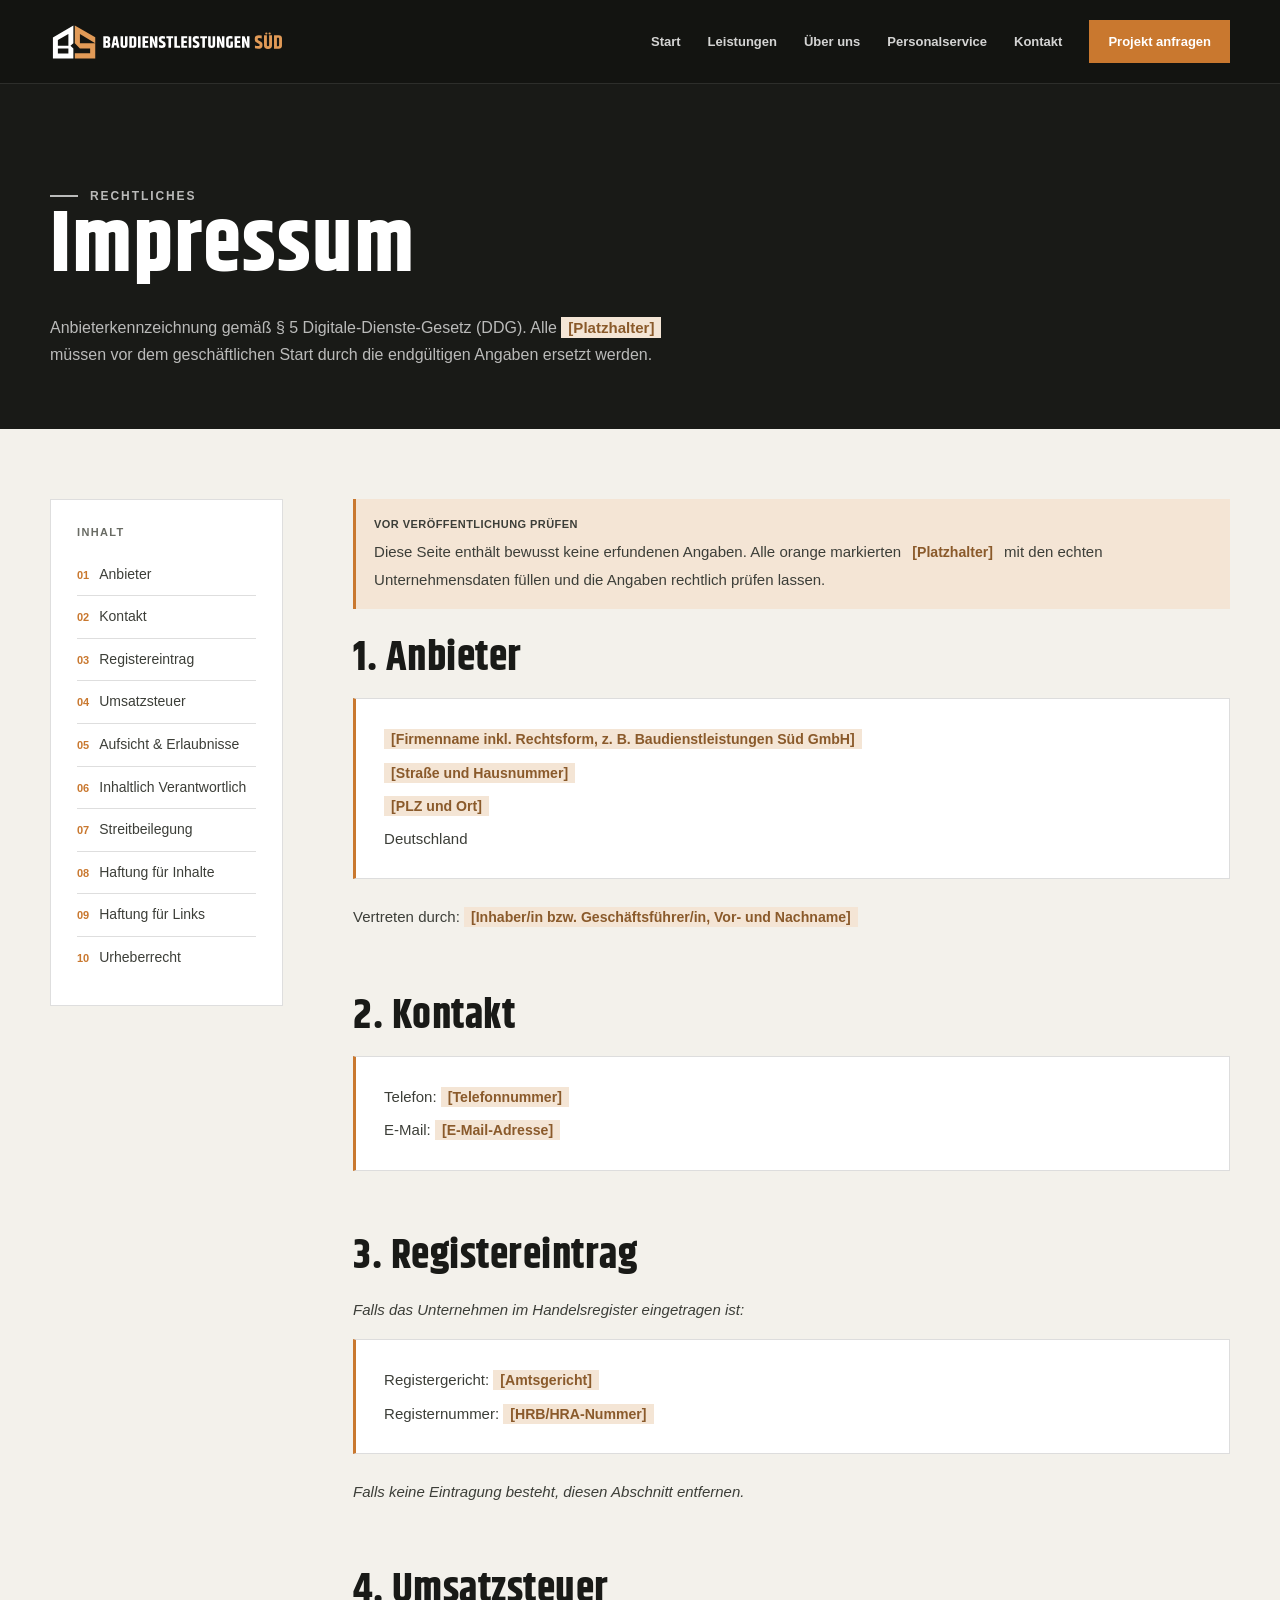
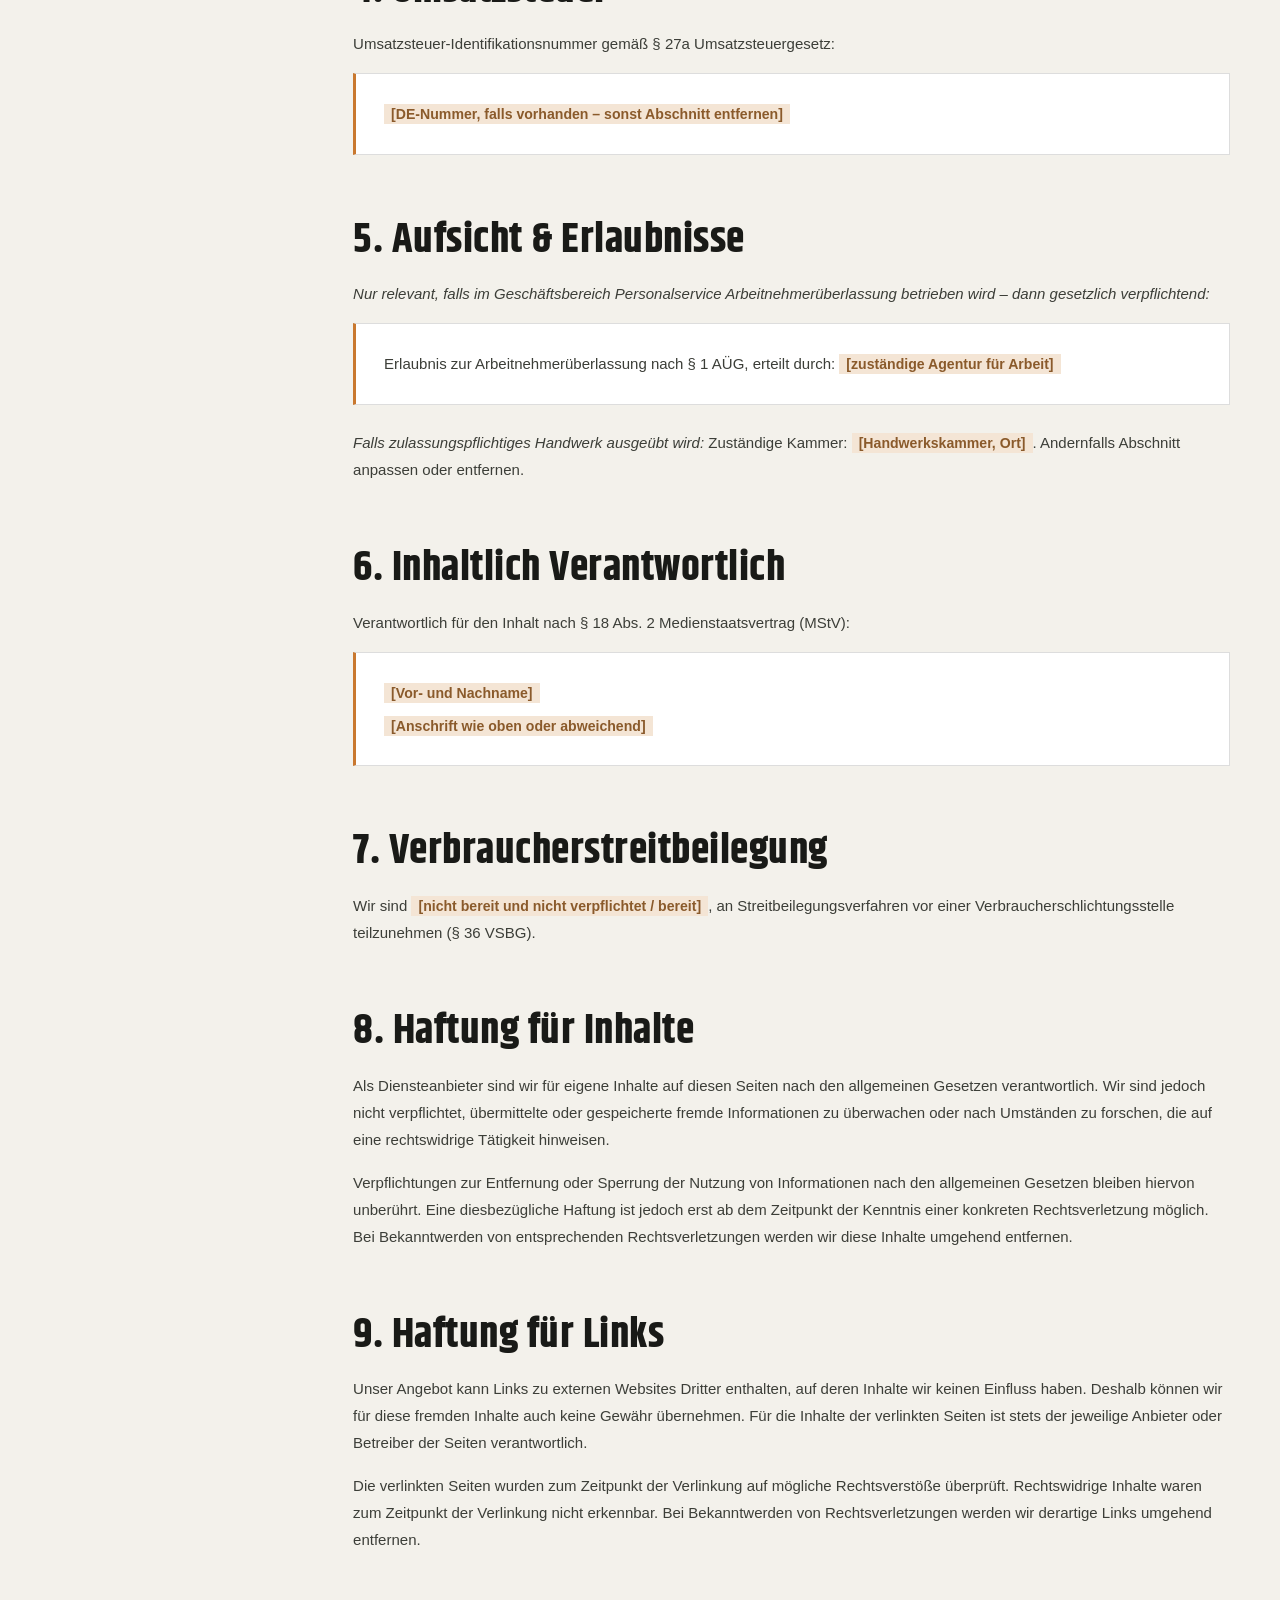
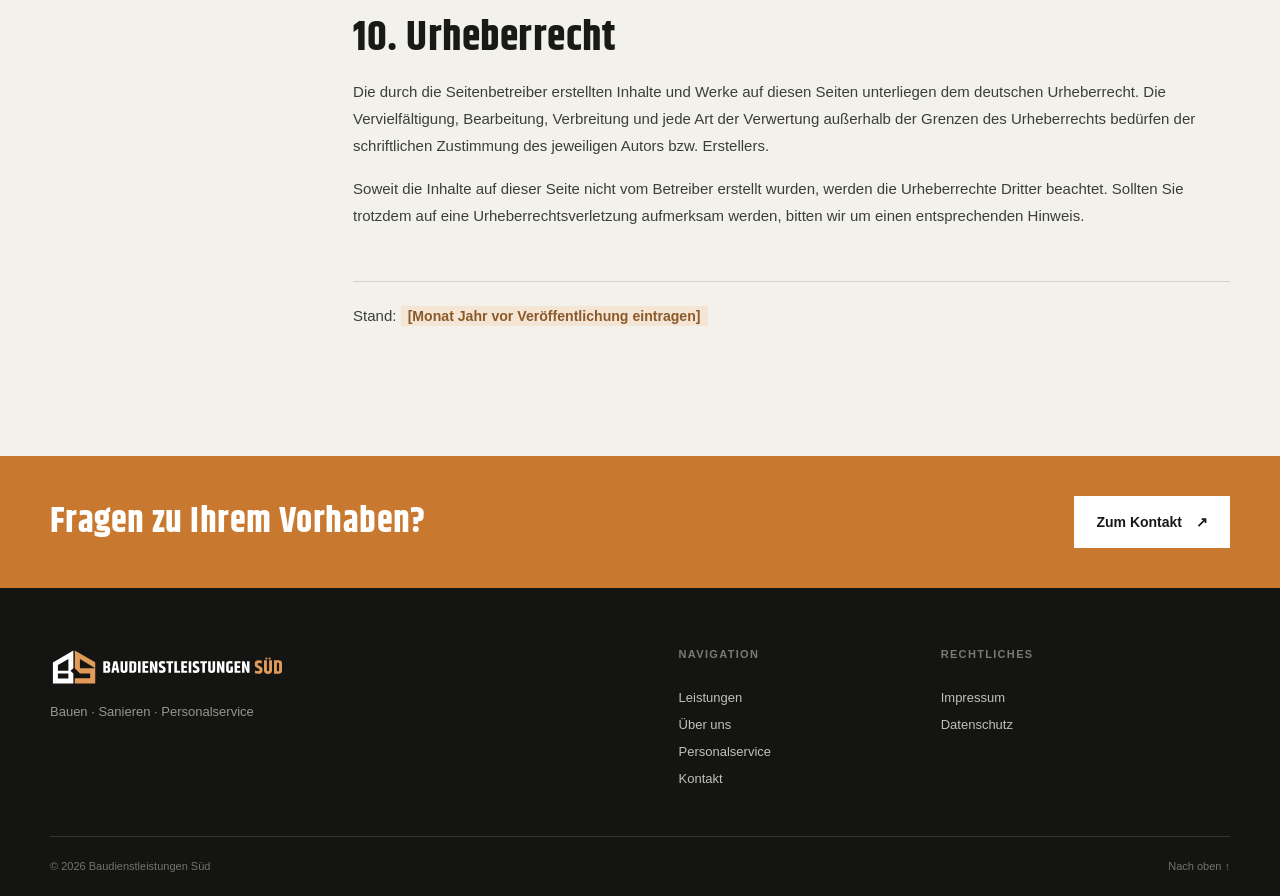
<file: impressum.html>
<!doctype html>
<html lang="de">
<head>
  <meta charset="utf-8">
  <meta name="viewport" content="width=device-width,initial-scale=1">
  <title>Impressum – Baudienstleistungen Süd</title>
  <meta name="description" content="Impressum und Anbieterkennzeichnung von Baudienstleistungen Süd.">
  <meta name="theme-color" content="#141512">
  <link rel="icon" href="/assets/favicons/favicon.ico" sizes="any">
  <link rel="icon" href="/assets/favicons/favicon.svg" type="image/svg+xml">
  <link rel="icon" href="/assets/favicons/favicon-32x32.png" type="image/png" sizes="32x32">
  <link rel="icon" href="/assets/favicons/favicon-16x16.png" type="image/png" sizes="16x16">
  <link rel="apple-touch-icon" href="/assets/favicons/apple-touch-icon.png" sizes="180x180">
  <link rel="manifest" href="/assets/favicons/site.webmanifest">
  <link rel="mask-icon" href="/assets/favicons/safari-pinned-tab.svg" color="#c9782f">
  <meta name="msapplication-TileColor" content="#141512">
  <meta name="msapplication-config" content="/assets/favicons/browserconfig.xml">
  <link rel="stylesheet" href="assets/brand.css">
  <link rel="stylesheet" href="assets/legal.css">
</head>
<body id="top">
  <a class="skipLink" href="#inhalt">Direkt zum Inhalt</a>
  <header class="header"><a class="brand" href="homepage.html" aria-label="Baudienstleistungen Süd – Startseite"><img src="assets/logo-horizontal-hell.svg" alt="Baudienstleistungen Süd" width="1617" height="260"></a><button class="menu" type="button" aria-label="Menü öffnen" aria-expanded="false" aria-controls="hauptnavigation"><span></span><span></span></button><nav class="nav" id="hauptnavigation" aria-label="Hauptnavigation"><a href="homepage.html#start">Start</a><a href="homepage.html#leistungen">Leistungen</a><a href="homepage.html#ueber-uns">Über uns</a><a href="homepage.html#personalservice">Personalservice</a><a href="homepage.html#kontakt">Kontakt</a><a class="navCta" href="homepage.html#kontakt">Projekt anfragen</a></nav></header>

  <main id="inhalt">
    <section class="legalHero"><div class="wrap"><p class="kicker">Rechtliches</p><h1>Impressum</h1><p>Anbieterkennzeichnung gemäß § 5 Digitale-Dienste-Gesetz (DDG). Alle <span class="ph">[Platzhalter]</span> müssen vor dem geschäftlichen Start durch die endgültigen Angaben ersetzt werden.</p></div></section>

    <div class="legalBody"><div class="wrap legalGrid">
      <aside class="toc" aria-label="Inhaltsverzeichnis">
        <h2>Inhalt</h2>
        <ol>
          <li><a href="#anbieter">Anbieter</a></li>
          <li><a href="#kontakt">Kontakt</a></li>
          <li><a href="#register">Registereintrag</a></li>
          <li><a href="#umsatzsteuer">Umsatzsteuer</a></li>
          <li><a href="#aufsicht">Aufsicht &amp; Erlaubnisse</a></li>
          <li><a href="#verantwortlich">Inhaltlich Verantwortlich</a></li>
          <li><a href="#streit">Streitbeilegung</a></li>
          <li><a href="#haftung-inhalte">Haftung für Inhalte</a></li>
          <li><a href="#haftung-links">Haftung für Links</a></li>
          <li><a href="#urheberrecht">Urheberrecht</a></li>
        </ol>
      </aside>

      <div class="doc">
        <p class="hint"><b>Vor Veröffentlichung prüfen</b>Diese Seite enthält bewusst keine erfundenen Angaben. Alle orange markierten <span class="ph">[Platzhalter]</span> mit den echten Unternehmensdaten füllen und die Angaben rechtlich prüfen lassen.</p>

        <section id="anbieter">
          <h2>1. Anbieter</h2>
          <div class="dataBox">
            <p><strong><span class="ph">[Firmenname inkl. Rechtsform, z. B. Baudienstleistungen Süd GmbH]</span></strong></p>
            <p><span class="ph">[Straße und Hausnummer]</span></p>
            <p><span class="ph">[PLZ und Ort]</span></p>
            <p>Deutschland</p>
          </div>
          <p>Vertreten durch: <span class="ph">[Inhaber/in bzw. Geschäftsführer/in, Vor- und Nachname]</span></p>
        </section>

        <section id="kontakt">
          <h2>2. Kontakt</h2>
          <div class="dataBox">
            <p>Telefon: <span class="ph">[Telefonnummer]</span></p>
            <p>E-Mail: <span class="ph">[E-Mail-Adresse]</span></p>
          </div>
        </section>

        <section id="register">
          <h2>3. Registereintrag</h2>
          <p><em>Falls das Unternehmen im Handelsregister eingetragen ist:</em></p>
          <div class="dataBox">
            <p>Registergericht: <span class="ph">[Amtsgericht]</span></p>
            <p>Registernummer: <span class="ph">[HRB/HRA-Nummer]</span></p>
          </div>
          <p><em>Falls keine Eintragung besteht, diesen Abschnitt entfernen.</em></p>
        </section>

        <section id="umsatzsteuer">
          <h2>4. Umsatzsteuer</h2>
          <p>Umsatzsteuer-Identifikationsnummer gemäß § 27a Umsatzsteuergesetz:</p>
          <div class="dataBox">
            <p><span class="ph">[DE-Nummer, falls vorhanden – sonst Abschnitt entfernen]</span></p>
          </div>
        </section>

        <section id="aufsicht">
          <h2>5. Aufsicht &amp; Erlaubnisse</h2>
          <p><em>Nur relevant, falls im Geschäftsbereich Personalservice Arbeitnehmerüberlassung betrieben wird – dann gesetzlich verpflichtend:</em></p>
          <div class="dataBox">
            <p>Erlaubnis zur Arbeitnehmerüberlassung nach § 1 AÜG, erteilt durch: <span class="ph">[zuständige Agentur für Arbeit]</span></p>
          </div>
          <p><em>Falls zulassungspflichtiges Handwerk ausgeübt wird:</em> Zuständige Kammer: <span class="ph">[Handwerkskammer, Ort]</span>. Andernfalls Abschnitt anpassen oder entfernen.</p>
        </section>

        <section id="verantwortlich">
          <h2>6. Inhaltlich Verantwortlich</h2>
          <p>Verantwortlich für den Inhalt nach § 18 Abs. 2 Medienstaatsvertrag (MStV):</p>
          <div class="dataBox">
            <p><span class="ph">[Vor- und Nachname]</span></p>
            <p><span class="ph">[Anschrift wie oben oder abweichend]</span></p>
          </div>
        </section>

        <section id="streit">
          <h2>7. Verbraucherstreitbeilegung</h2>
          <p>Wir sind <span class="ph">[nicht bereit und nicht verpflichtet / bereit]</span>, an Streitbeilegungsverfahren vor einer Verbraucherschlichtungsstelle teilzunehmen (§ 36 VSBG).</p>
        </section>

        <section id="haftung-inhalte">
          <h2>8. Haftung für Inhalte</h2>
          <p>Als Diensteanbieter sind wir für eigene Inhalte auf diesen Seiten nach den allgemeinen Gesetzen verantwortlich. Wir sind jedoch nicht verpflichtet, übermittelte oder gespeicherte fremde Informationen zu überwachen oder nach Umständen zu forschen, die auf eine rechtswidrige Tätigkeit hinweisen.</p>
          <p>Verpflichtungen zur Entfernung oder Sperrung der Nutzung von Informationen nach den allgemeinen Gesetzen bleiben hiervon unberührt. Eine diesbezügliche Haftung ist jedoch erst ab dem Zeitpunkt der Kenntnis einer konkreten Rechtsverletzung möglich. Bei Bekanntwerden von entsprechenden Rechtsverletzungen werden wir diese Inhalte umgehend entfernen.</p>
        </section>

        <section id="haftung-links">
          <h2>9. Haftung für Links</h2>
          <p>Unser Angebot kann Links zu externen Websites Dritter enthalten, auf deren Inhalte wir keinen Einfluss haben. Deshalb können wir für diese fremden Inhalte auch keine Gewähr übernehmen. Für die Inhalte der verlinkten Seiten ist stets der jeweilige Anbieter oder Betreiber der Seiten verantwortlich.</p>
          <p>Die verlinkten Seiten wurden zum Zeitpunkt der Verlinkung auf mögliche Rechtsverstöße überprüft. Rechtswidrige Inhalte waren zum Zeitpunkt der Verlinkung nicht erkennbar. Bei Bekanntwerden von Rechtsverletzungen werden wir derartige Links umgehend entfernen.</p>
        </section>

        <section id="urheberrecht">
          <h2>10. Urheberrecht</h2>
          <p>Die durch die Seitenbetreiber erstellten Inhalte und Werke auf diesen Seiten unterliegen dem deutschen Urheberrecht. Die Vervielfältigung, Bearbeitung, Verbreitung und jede Art der Verwertung außerhalb der Grenzen des Urheberrechts bedürfen der schriftlichen Zustimmung des jeweiligen Autors bzw. Erstellers.</p>
          <p>Soweit die Inhalte auf dieser Seite nicht vom Betreiber erstellt wurden, werden die Urheberrechte Dritter beachtet. Sollten Sie trotzdem auf eine Urheberrechtsverletzung aufmerksam werden, bitten wir um einen entsprechenden Hinweis.</p>
        </section>

        <p class="updated">Stand: <span class="ph">[Monat Jahr vor Veröffentlichung eintragen]</span></p>
      </div>
    </div></div>

    <section class="backBar"><div class="wrap"><b>Fragen zu Ihrem Vorhaben?</b><a href="homepage.html#kontakt">Zum Kontakt <span>↗</span></a></div></section>
  </main>

  <footer class="footer"><div class="wrap footerTop"><div><a class="brand" href="homepage.html"><img src="assets/logo-horizontal-hell.svg" alt="Baudienstleistungen Süd" width="1617" height="260"></a><p>Bauen · Sanieren · Personalservice</p></div><div><h3>Navigation</h3><a href="homepage.html#leistungen">Leistungen</a><a href="homepage.html#ueber-uns">Über uns</a><a href="homepage.html#personalservice">Personalservice</a><a href="homepage.html#kontakt">Kontakt</a></div><div><h3>Rechtliches</h3><a href="impressum.html">Impressum</a><a href="datenschutz.html">Datenschutz</a></div></div><div class="wrap footerBottom"><span>© 2026 Baudienstleistungen Süd</span><a href="#top">Nach oben ↑</a></div></footer>

  <script>
    const menu=document.querySelector('.menu'),nav=document.querySelector('.nav');menu.addEventListener('click',()=>{const open=nav.classList.toggle('open');menu.setAttribute('aria-expanded',String(open));menu.setAttribute('aria-label',open?'Menü schließen':'Menü öffnen')});nav.querySelectorAll('a').forEach(a=>a.addEventListener('click',()=>{nav.classList.remove('open');menu.setAttribute('aria-expanded','false');menu.setAttribute('aria-label','Menü öffnen')}));
  </script>
</body>
</html>
</file>
<file: assets/brand.css>
/* ============================================================
   BAUDIENSTLEISTUNGEN SÜD – CORPORATE DESIGN (verbindlich)
   ------------------------------------------------------------
   Diese Datei ist die einzige Quelle für Farben, Schrift und
   Grundform der Marke. Alle Seiten binden sie als erstes ein.
   Änderungen am Erscheinungsbild passieren NUR hier.
   Dokumentation: corporate-design.html
   Logo-Quelle: design/ · Schriften (frei nutzbar): Khand (SIL OFL,
   selbst gehostet) für Logo & Headlines; Text = Arial/Helvetica (System).
   ============================================================ */
@font-face{font-family:'Khand';font-style:normal;font-weight:600;font-display:swap;src:url('fonts/khand-600.woff2') format('woff2')}
@font-face{font-family:'Khand';font-style:normal;font-weight:700;font-display:swap;src:url('fonts/khand-700.woff2') format('woff2')}
:root{
  /* Kernfarben */
  --ink:#191a17;            /* Anthrazit – Basis für Text & dunkle Flächen */
  --paper:#f3f1eb;          /* Warmes Hellgrau – Seitenhintergrund */
  --white:#fff;             /* Weiß – Karten & Kontrastflächen */
  --accent:#c9782f;         /* Kupferorange – Buttons, Akzente auf hellem Grund */
  --accent-light:#e19a57;   /* Helles Kupfer – Akzente auf dunklem Grund */
  --muted:#696b64;          /* Graugrün – Sekundärtext auf hellem Grund */
  --line:rgba(25,26,23,.14);/* Feine Trennlinien */

  /* Dunkle Flächen (Abstufungen von Ink) */
  --surface-deep:#141512;   /* Header & Footer, Logo-Anthrazit */
  --surface-dark:#1b1c19;   /* Hero-Hintergrund */
  --surface-warm:#262720;   /* Hervorgehobene dunkle Sektionen */

  /* Helle Tönungen (aus Amber abgeleitet) */
  --tint-icon:#f3eee7;      /* Icon-Flächen */
  --tint-notice:#f4e5d5;    /* Hinweise & Platzhalter-Markierung */
  --notice-text:#5d4935;    /* Text auf tint-notice */

  /* Textabstufungen auf hellem Grund */
  --text-strong:#3c3e38;    /* Fließtext */
  --text-soft:#494b45;      /* Listen, Nebentext */
  --text-label:#4d4f48;     /* Formular-Labels */

  /* Typografie */
  --font-sans:Arial,Helvetica,sans-serif;                 /* Lauftext (System, wird nie geladen) */
  --font-display:'Khand','Arial Narrow',Arial,sans-serif; /* Headlines & Logo (SIL OFL, selbst gehostet) */

  /* Form: Marke arbeitet mit scharfen Kanten – keine Rundungen */
  --radius:0;
}
</file>
<file: assets/legal.css>
/* Layout-Styles für Unterseiten (Rechtliches / Corporate Design).
   Farb- und Typo-Tokens kommen verbindlich aus assets/brand.css – hier nichts doppeln. */
*{box-sizing:border-box}
html{scroll-behavior:smooth;scroll-padding-top:104px}
body{margin:0;overflow-x:hidden;background:var(--paper);color:var(--ink);font-family:Arial,Helvetica,sans-serif}
a{color:inherit}
button{font:inherit}
.wrap{width:min(1180px,calc(100% - 48px));margin-inline:auto}
.skipLink{position:fixed;left:18px;top:12px;z-index:200;padding:12px 16px;color:#fff;background:var(--accent);transform:translateY(-150%)}
.skipLink:focus{transform:translateY(0)}
a:focus-visible,button:focus-visible{outline:3px solid var(--accent-light);outline-offset:3px}

.header{position:fixed;inset:0 0 auto;z-index:40;height:84px;padding-inline:max(24px,calc((100vw - 1180px)/2));display:flex;align-items:center;justify-content:space-between;color:#fff;background:rgba(20,21,18,.94);border-bottom:1px solid rgba(255,255,255,.11);backdrop-filter:blur(14px)}
.brand{display:inline-flex;align-items:center;text-decoration:none}
.brand img{height:38px;width:auto;display:block}
.nav{display:flex;align-items:center;gap:27px;font-size:13px;font-weight:650}
.nav>a:not(.navCta){position:relative;padding-block:31px;color:rgba(255,255,255,.82);text-decoration:none}
.nav>a:not(.navCta):after{content:"";position:absolute;inset:auto 0 22px;height:1px;background:var(--accent-light);transform:scaleX(0);transform-origin:left;transition:.2s}
.nav>a:hover:after{transform:scaleX(1)}
.navCta{padding:14px 19px;background:var(--accent);color:#fff;text-decoration:none}
.menu{display:none}

.legalHero{padding:160px 0 60px;color:#fff;background:var(--ink)}
.kicker{margin:0 0 22px;color:var(--accent-light);font-size:12px;font-weight:800;letter-spacing:.16em;text-transform:uppercase}
.kicker:before{content:"";display:inline-block;width:28px;height:2px;margin:0 12px 3px 0;background:currentColor}
.legalHero h1{max-width:900px;margin:0;font-size:clamp(42px,6vw,76px);line-height:.98;letter-spacing:-.05em}
.legalHero p{max-width:640px;margin:26px 0 0;color:rgba(255,255,255,.7);line-height:1.7}

.legalBody{padding:70px 0 110px}
.legalGrid{display:grid;grid-template-columns:.42fr 1.58fr;gap:70px;align-items:start}
.toc{position:sticky;top:110px;padding:26px;background:#fff;border:1px solid var(--line)}
.toc h2{margin:0 0 16px;font-size:11px;font-weight:800;letter-spacing:.12em;text-transform:uppercase;color:var(--muted)}
.toc ol{margin:0;padding:0;list-style:none;counter-reset:toc}
.toc li{counter-increment:toc;border-top:1px solid var(--line)}
.toc li:first-child{border-top:0}
.toc a{display:block;padding:11px 0;color:#3c3e38;font-size:14px;line-height:1.4;text-decoration:none}
.toc a:before{content:counter(toc,decimal-leading-zero);margin-right:10px;color:var(--accent);font-size:11px;font-weight:800}
.toc a:hover{color:var(--accent)}

.doc section{padding-top:14px;margin-bottom:52px;scroll-margin-top:110px}
.doc h2{margin:0 0 20px;font-size:clamp(26px,3vw,36px);line-height:1.1;letter-spacing:-.03em}
.doc h3{margin:32px 0 12px;font-size:18px}
.doc p,.doc li{color:#3c3e38;font-size:15px;line-height:1.8}
.doc p{margin:0 0 16px}
.doc ul{margin:0 0 16px;padding-left:20px}
.doc li{margin-bottom:8px}
.doc a{color:var(--accent);text-underline-offset:3px}
.doc strong{color:var(--ink)}

.ph{padding:2px 7px;background:#f4e5d5;color:#8a5a2b;font-weight:700;font-size:.94em;white-space:nowrap}
.dataBox{margin:0 0 24px;padding:26px 28px;background:#fff;border:1px solid var(--line);border-left:3px solid var(--accent)}
.dataBox p{margin:0 0 6px}
.dataBox p:last-child{margin-bottom:0}
.hint{margin:0 0 28px;padding:16px 18px;background:#f4e5d5;color:#6a4a2a;font-size:14px;line-height:1.7;border-left:3px solid var(--accent)}
.hint b{display:block;margin-bottom:4px;letter-spacing:.04em;text-transform:uppercase;font-size:11px}
.table{width:100%;margin:0 0 20px;border-collapse:collapse;background:#fff}
.table th,.table td{padding:13px 16px;border:1px solid var(--line);text-align:left;font-size:14px;line-height:1.6;vertical-align:top}
.table th{background:#faf8f4;font-size:12px;letter-spacing:.06em;text-transform:uppercase;color:var(--muted)}
.updated{margin-top:44px;padding-top:20px;border-top:1px solid var(--line);color:var(--muted);font-size:13px}

.backBar{padding:40px 0;background:var(--accent);color:#fff}
.backBar .wrap{display:flex;flex-wrap:wrap;gap:18px;align-items:center;justify-content:space-between}
.backBar b{font-size:clamp(22px,3vw,30px);letter-spacing:-.02em}
.backBar a{display:inline-flex;align-items:center;gap:14px;min-height:52px;padding:0 22px;background:#fff;color:var(--ink);font-size:14px;font-weight:750;text-decoration:none}

.footer{padding:60px 0 24px;color:#fff;background:#141512}
.footerTop{display:grid;grid-template-columns:1.5fr .55fr .75fr;gap:50px;padding-bottom:50px}
.footerTop h3{margin:0 0 18px;color:rgba(255,255,255,.43);font-size:11px;letter-spacing:.12em;text-transform:uppercase}
.footerTop p{margin:14px 0 0;color:rgba(255,255,255,.55);font-size:13px}
.footerTop>div:not(:first-child){display:flex;flex-direction:column;align-items:flex-start;gap:12px;color:rgba(255,255,255,.73);font-size:13px}
.footerTop a{text-decoration:none}
.footerBottom{padding-top:23px;display:flex;justify-content:space-between;gap:20px;color:rgba(255,255,255,.4);border-top:1px solid rgba(255,255,255,.13);font-size:11px}
.footerBottom a{text-decoration:none}

/* Corporate Display-Schrift (Khand – siehe brand.css) */
.legalHero h1,.doc h2,.backBar b{font-family:var(--font-display);font-weight:700;letter-spacing:.012em;line-height:.94}
.legalHero h1{font-size:clamp(50px,6.8vw,96px)}
.doc h2{font-size:clamp(30px,3.4vw,42px)}
.backBar b{font-size:clamp(26px,3.2vw,36px)}

@media(max-width:1000px){
  .header{height:74px;padding-inline:22px}
  .menu{display:grid;gap:7px;padding:10px;background:none;border:0;cursor:pointer}
  .menu span{width:25px;height:2px;background:#fff}
  .nav{display:none;position:absolute;inset:74px 0 auto;padding:16px 24px 28px;background:#151614;flex-direction:column;align-items:stretch;gap:0}
  .nav.open{display:flex}
  .nav>a:not(.navCta){padding:15px 0;border-bottom:1px solid rgba(255,255,255,.1)}
  .navCta{margin-top:15px;text-align:center}
  .legalGrid{grid-template-columns:1fr;gap:36px}
  .toc{position:static}
}
@media(max-width:760px){
  html{scroll-padding-top:94px}
  .wrap{width:calc(100% - 32px)}
  .brand img{height:30px}
  .legalHero{padding:120px 0 46px}
  .legalBody{padding:50px 0 80px}
  .footerTop{grid-template-columns:1fr}
  .footerBottom{flex-direction:column;align-items:flex-start}
  .table,.table tbody,.table tr,.table td{display:block;width:100%}
  .table thead{display:none}
  .table tr{margin-bottom:12px;border:1px solid var(--line)}
  .table td{border:0;border-bottom:1px solid var(--line)}
  .table td:before{content:attr(data-label);display:block;margin-bottom:4px;font-size:11px;letter-spacing:.06em;text-transform:uppercase;color:var(--muted)}
}
</file>
